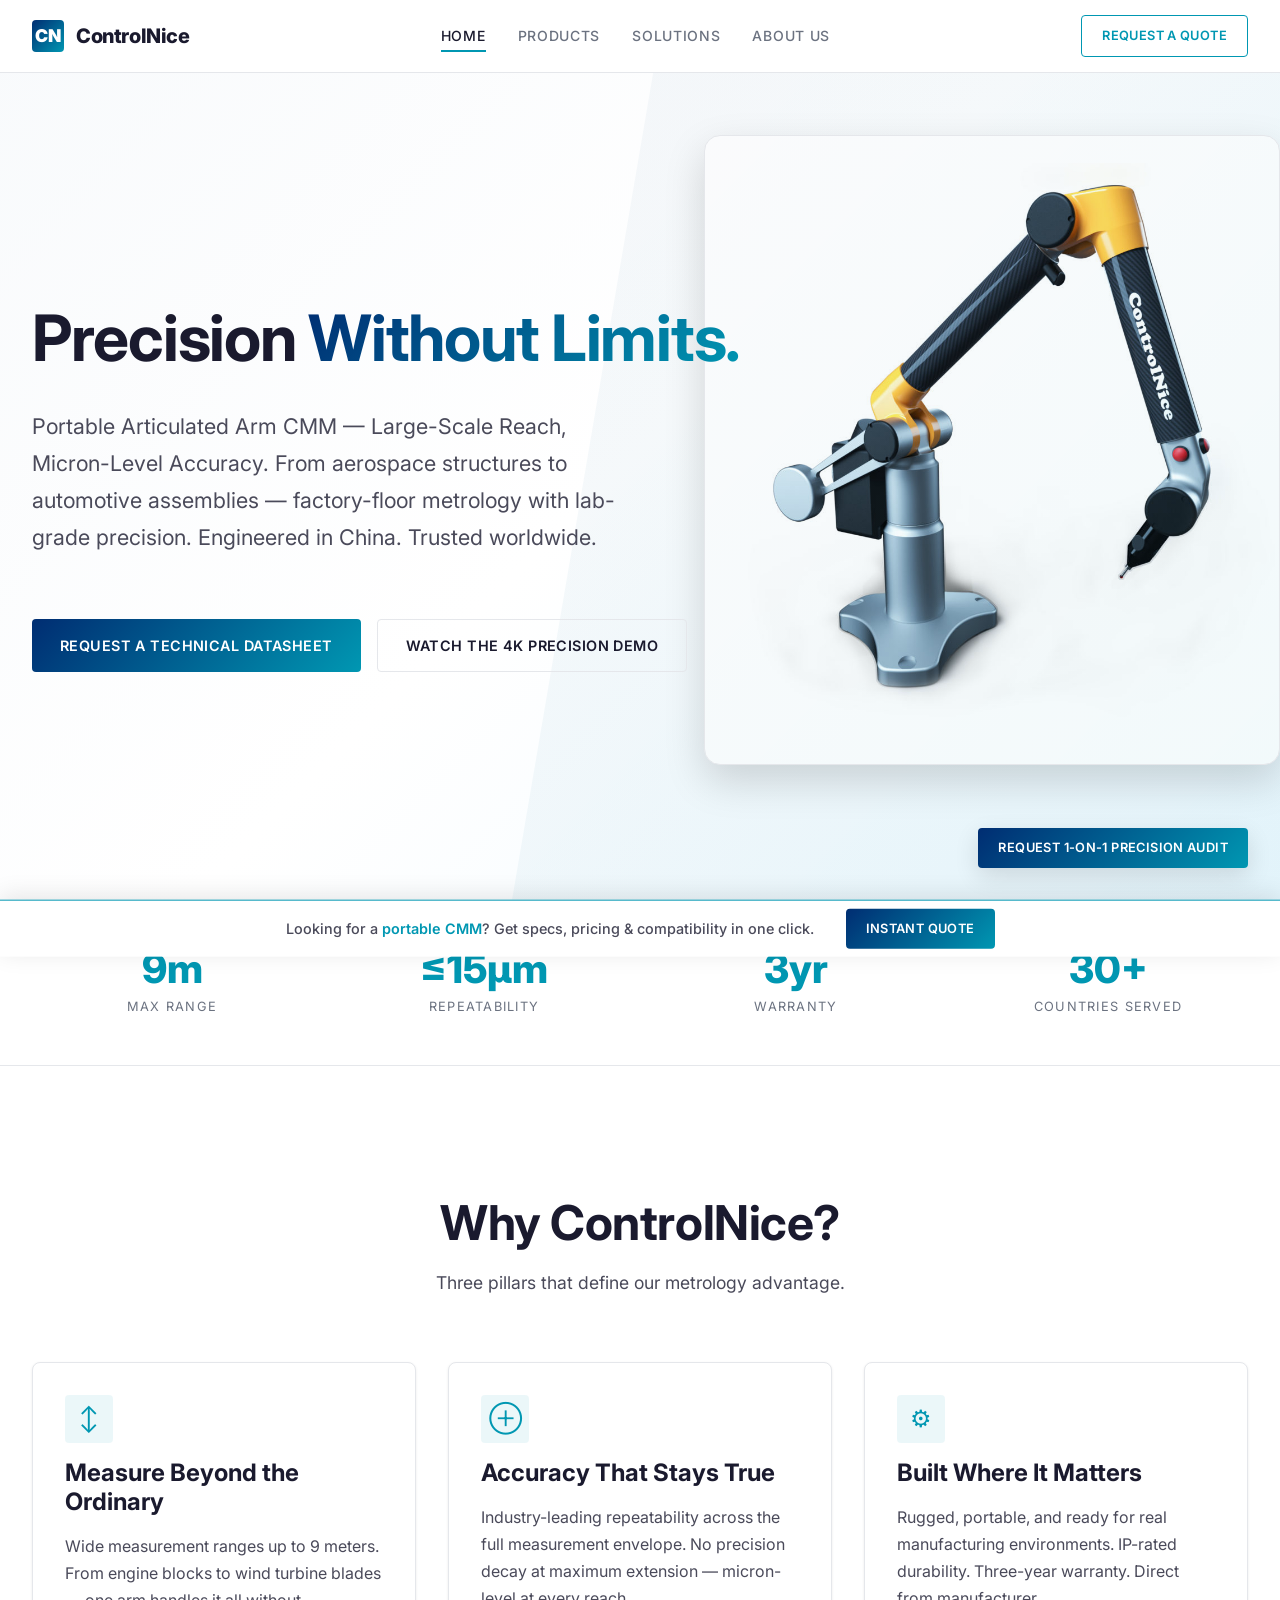
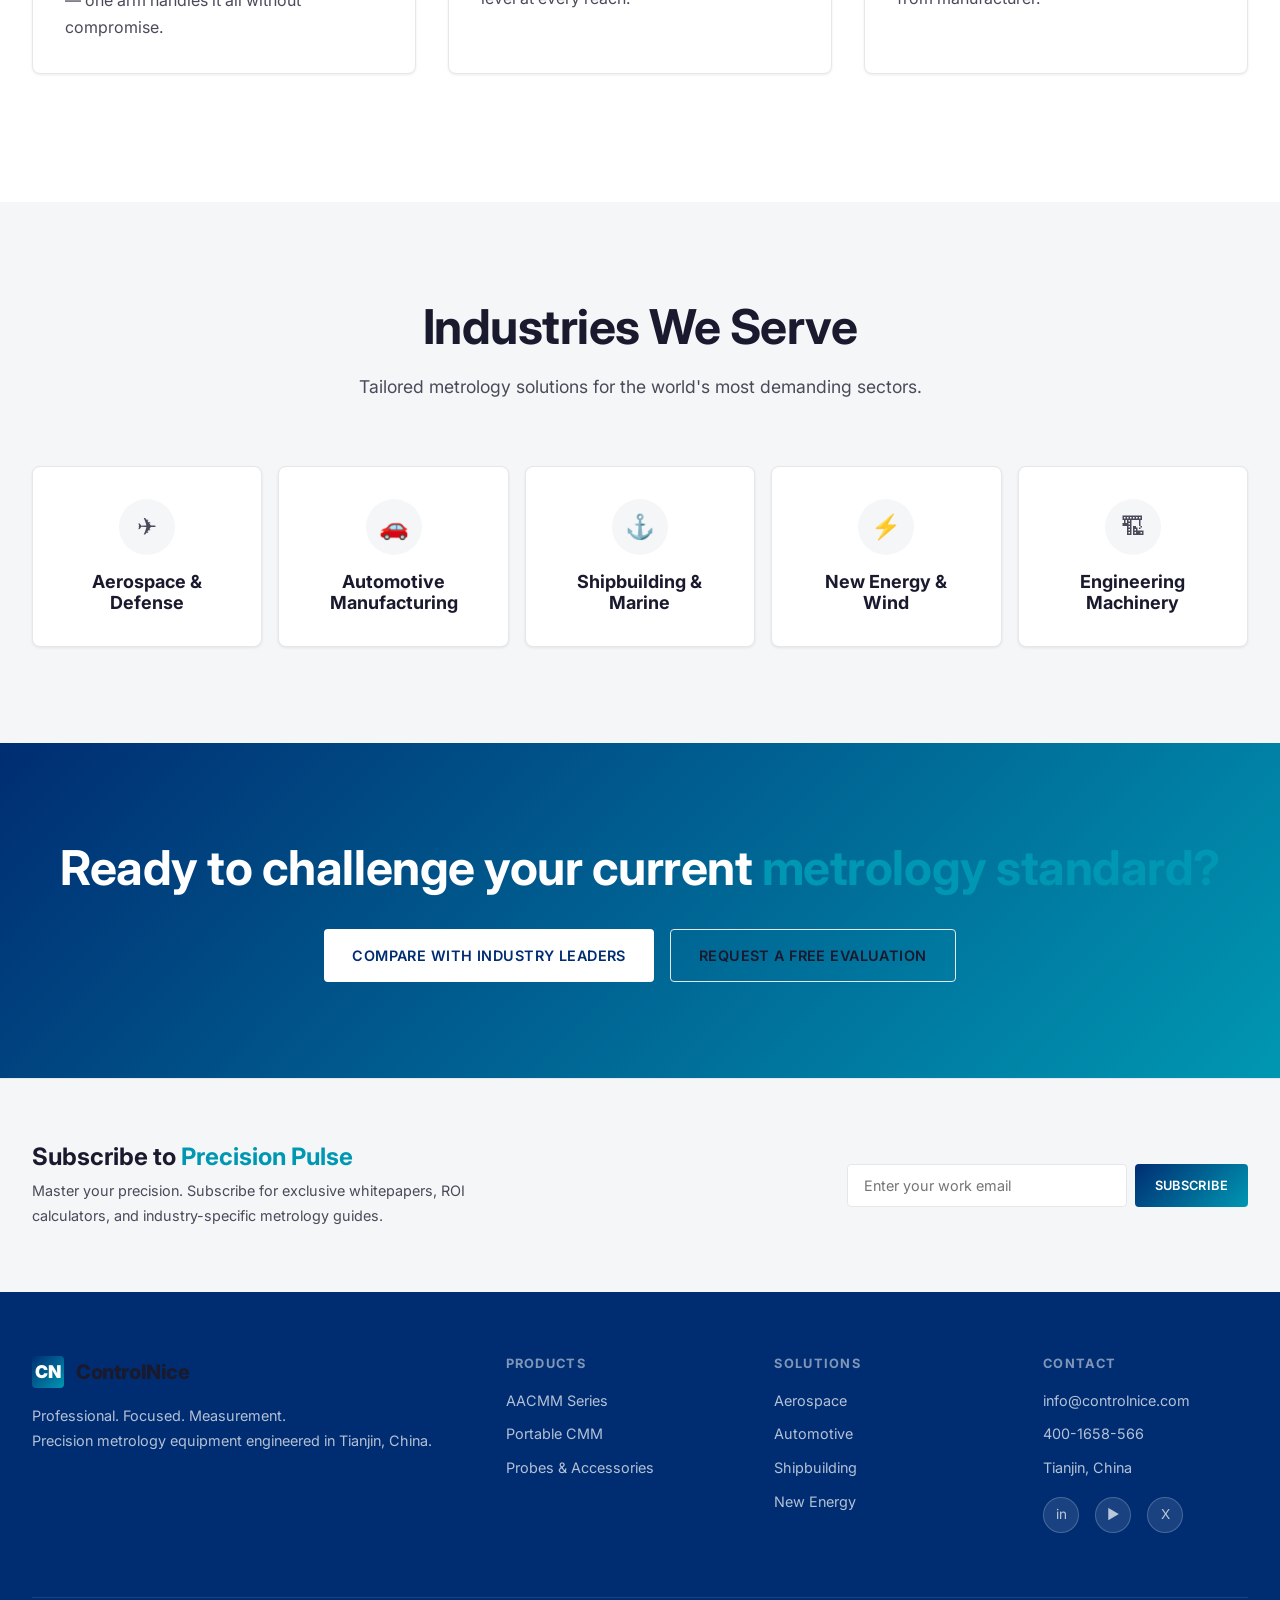
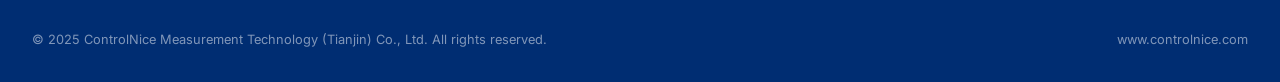
<file: index.html>
<!DOCTYPE html>
<html lang="en">
<head>
  <meta charset="UTF-8">
  <meta name="viewport" content="width=device-width, initial-scale=1.0">
  <title>ControlNice — Precision Without Limits | Portable Articulated Arm CMM</title>
  <meta name="description" content="ControlNice delivers factory-floor metrology with lab-grade precision. Portable Articulated Arm CMM with large-scale reach up to 9m and micron-level accuracy.">
  <meta name="keywords" content="Portable CMM, Articulated Arm CMM, AACMM, Large-scale Metrology, Micron-level Precision, Coordinate Measuring Machine">
  <link rel="canonical" href="https://jamwana.github.io/controlnice-site/index.html">
  <link rel="icon" type="image/png" href="images/favicon.png">
  <link rel="apple-touch-icon" href="images/apple-touch-icon.png">
  <link rel="preconnect" href="https://fonts.googleapis.com">
  <link rel="preconnect" href="https://fonts.gstatic.com" crossorigin>
  <link href="https://fonts.googleapis.com/css2?family=Inter:wght@400;500;600;700;800;900&display=swap" rel="stylesheet">
  <link rel="stylesheet" href="css/style.css?v=6">

  <!-- Open Graph -->
  <meta property="og:type" content="website">
  <meta property="og:url" content="https://jamwana.github.io/controlnice-site/index.html">
  <meta property="og:site_name" content="ControlNice">
  <meta property="og:title" content="ControlNice — Precision Metrology Equipment Manufacturer">
  <meta property="og:description" content="Articulated Arm CMMs and Portable CMM Solutions. Made in China, 3-Year Warranty, Direct from Manufacturer. Serving aerospace, automotive, shipbuilding &amp; new energy industries.">
  <meta property="og:image" content="https://jamwana.github.io/controlnice-site/images/products/product-cna-s-precision.png">
  <meta property="og:image:width" content="1200">
  <meta property="og:image:height" content="630">
  <meta property="og:locale" content="en_US">

  <!-- Twitter Card -->
  <meta name="twitter:card" content="summary_large_image">
  <meta name="twitter:site" content="@controlnice">
  <meta name="twitter:title" content="ControlNice — Precision Metrology Equipment Manufacturer">
  <meta name="twitter:description" content="Articulated Arm CMMs and Portable CMM Solutions. Made in China, 3-Year Warranty.">
  <meta name="twitter:image" content="https://jamwana.github.io/controlnice-site/images/products/product-cna-s-precision.png">

  <!-- JSON-LD Organization -->
  <script type="application/ld+json">
  {
    "@context": "https://schema.org",
    "@type": "Organization",
    "name": "ControlNice Measurement Technology (Tianjin) Co., Ltd.",
    "url": "https://www.controlnice.com",
    "logo": "https://www.controlnice.com/assets/logo.png",
    "description": "Manufacturer of Articulated Arm CMMs and Portable Coordinate Measuring Machines with large-scale reach and micron-level precision.",
    "contactPoint": {
      "@type": "ContactPoint",
      "telephone": "400-1658-566",
      "email": "info@controlnice.com",
      "contactType": "sales"
    },
    "address": {
      "@type": "PostalAddress",
      "streetAddress": "Building 53, Liandong U Valley, Shuanggang Industrial Park, Jinnan District",
      "addressLocality": "Tianjin",
      "addressCountry": "CN"
    }
  }
  </script>
</head>
<body>
  <!-- Navigation -->
  <nav class="navbar" id="navbar">
    <div class="container container-wide navbar-inner">
      <a href="index.html" class="navbar-brand">
        <div class="brand-icon">CN</div>
        ControlNice
      </a>
      <ul class="navbar-menu">
        <li><a href="index.html" class="active">Home</a></li>
        <li><a href="products.html">Products</a></li>
        <li><a href="solutions.html">Solutions</a></li>
        <li><a href="about.html">About Us</a></li>
      </ul>
      <div class="navbar-cta">
        <a href="about.html#contact" class="btn btn-sm btn-outline-accent">Request a Quote</a>
      </div>
      <button class="navbar-toggle" id="navToggle" aria-label="Toggle menu">
        <span></span><span></span><span></span>
      </button>
    </div>
  </nav>

  <!-- Hero Section -->
  <section class="hero">
    <div class="container container-wide" style="position:relative; z-index:2;">
      <div class="hero-content">
        <h1>Precision <span class="accent">Without Limits.</span></h1>
        <p class="hero-subtitle">Portable Articulated Arm CMM &mdash; Large-Scale Reach, Micron-Level Accuracy. From aerospace structures to automotive assemblies &mdash; factory-floor metrology with lab-grade precision. Engineered in China. Trusted worldwide.</p>
        <div class="hero-ctas">
          <a href="#" class="btn btn-primary">Request a Technical Datasheet</a>
          <a href="#" class="btn btn-secondary">Watch the 4K Precision Demo</a>
        </div>
      </div>
    </div>
    <div class="hero-visual">
      <div class="hero-visual-placeholder">
        <img src="images/products/cna-s-arm.jpg" alt="CNA-S High Precision Articulated Arm CMM" width="1024" height="1024" style="width:100%;height:100%;object-fit:contain;border-radius:16px;">
      </div>
    </div>
  </section>

  <!-- Stats Bar -->
  <section class="stats-bar">
    <div class="container container-wide">
      <div class="stats-grid">
        <div class="stat-item fade-in">
          <div class="stat-value">9m</div>
          <div class="stat-label">Max Range</div>
        </div>
        <div class="stat-item fade-in">
          <div class="stat-value">&le;15&mu;m</div>
          <div class="stat-label">Repeatability</div>
        </div>
        <div class="stat-item fade-in">
          <div class="stat-value">3yr</div>
          <div class="stat-label">Warranty</div>
        </div>
        <div class="stat-item fade-in">
          <div class="stat-value">30+</div>
          <div class="stat-label">Countries Served</div>
        </div>
      </div>
    </div>
  </section>

  <!-- Value Propositions -->
  <section class="value-section">
    <div class="container container-wide">
      <div class="section-header">
        <h2>Why ControlNice?</h2>
        <p>Three pillars that define our metrology advantage.</p>
      </div>
      <div class="value-grid">
        <div class="value-card fade-in">
          <div class="card-icon">&#x2195;</div>
          <h3>Measure Beyond the Ordinary</h3>
          <p>Wide measurement ranges up to 9 meters. From engine blocks to wind turbine blades &mdash; one arm handles it all without compromise.</p>
        </div>
        <div class="value-card fade-in">
          <div class="card-icon">&#x2295;</div>
          <h3>Accuracy That Stays True</h3>
          <p>Industry-leading repeatability across the full measurement envelope. No precision decay at maximum extension &mdash; micron-level at every reach.</p>
        </div>
        <div class="value-card fade-in">
          <div class="card-icon">&#x2699;</div>
          <h3>Built Where It Matters</h3>
          <p>Rugged, portable, and ready for real manufacturing environments. IP-rated durability. Three-year warranty. Direct from manufacturer.</p>
        </div>
      </div>
    </div>
  </section>

  <!-- Industries We Serve -->
  <section class="industries-section">
    <div class="container container-wide">
      <div class="section-header">
        <h2>Industries We Serve</h2>
        <p>Tailored metrology solutions for the world's most demanding sectors.</p>
      </div>
      <div class="industries-grid">
        <a href="solutions.html#aerospace" class="industry-card fade-in">
          <div class="ind-icon">&#x2708;</div>
          <h4>Aerospace &amp; Defense</h4>
        </a>
        <a href="solutions.html#automotive" class="industry-card fade-in">
          <div class="ind-icon">&#x1F697;</div>
          <h4>Automotive Manufacturing</h4>
        </a>
        <a href="solutions.html#shipbuilding" class="industry-card fade-in">
          <div class="ind-icon">&#x2693;</div>
          <h4>Shipbuilding &amp; Marine</h4>
        </a>
        <a href="solutions.html#energy" class="industry-card fade-in">
          <div class="ind-icon">&#x26A1;</div>
          <h4>New Energy &amp; Wind</h4>
        </a>
        <a href="solutions.html#machinery" class="industry-card fade-in">
          <div class="ind-icon">&#x1F3D7;</div>
          <h4>Engineering Machinery</h4>
        </a>
      </div>
    </div>
  </section>

  <!-- CTA Strip -->
  <section class="cta-strip">
    <div class="container container-wide">
      <h2>Ready to challenge your current <span class="text-accent">metrology standard?</span></h2>
      <div class="cta-actions">
        <a href="products.html" class="btn btn-primary">Compare with Industry Leaders</a>
        <a href="about.html#contact" class="btn btn-secondary">Request a Free Evaluation</a>
      </div>
    </div>
  </section>

  <!-- Newsletter -->
  <section class="newsletter-section">
    <div class="container container-wide">
      <div class="newsletter-inner">
        <div class="newsletter-text">
          <h3>Subscribe to <span class="text-accent">Precision Pulse</span></h3>
          <p>Master your precision. Subscribe for exclusive whitepapers, ROI calculators, and industry-specific metrology guides.</p>
        </div>
        <form class="newsletter-form" id="newsletterForm">
          <input type="email" name="email" placeholder="Enter your work email" required>
          <button type="submit" class="btn btn-primary btn-sm">Subscribe</button>
        </form>
      </div>
    </div>
  </section>

  <!-- Footer -->
  <footer class="footer">
    <div class="container container-wide">
      <div class="footer-grid">
        <div class="footer-brand">
          <div class="navbar-brand">
            <div class="brand-icon">CN</div>
            ControlNice
          </div>
          <p>Professional. Focused. Measurement.<br>Precision metrology equipment engineered in Tianjin, China.</p>
        </div>
        <div class="footer-col">
          <h4>Products</h4>
          <ul>
            <li><a href="products.html#aacmm">AACMM Series</a></li>
            <li><a href="products.html#portable">Portable CMM</a></li>
            <li><a href="products.html#accessories">Probes &amp; Accessories</a></li>
          </ul>
        </div>
        <div class="footer-col">
          <h4>Solutions</h4>
          <ul>
            <li><a href="solutions.html#aerospace">Aerospace</a></li>
            <li><a href="solutions.html#automotive">Automotive</a></li>
            <li><a href="solutions.html#shipbuilding">Shipbuilding</a></li>
            <li><a href="solutions.html#energy">New Energy</a></li>
          </ul>
        </div>
        <div class="footer-col">
          <h4>Contact</h4>
          <ul>
            <li><a href="mailto:info@controlnice.com">info@controlnice.com</a></li>
            <li><a href="tel:400-1658-566">400-1658-566</a></li>
            <li><a href="about.html">Tianjin, China</a></li>
          </ul>
          <div class="social-links" style="margin-top: var(--spacing-sm);">
            <a href="#" aria-label="LinkedIn">in</a>
            <a href="#" aria-label="YouTube">&#x25B6;</a>
            <a href="#" aria-label="X">X</a>
          </div>
        </div>
      </div>
      <div class="footer-bottom">
        <span>&copy; 2025 ControlNice Measurement Technology (Tianjin) Co., Ltd. All rights reserved.</span>
        <span>www.controlnice.com</span>
      </div>
    </div>
  </footer>

  <!-- Floating CTA -->
  <div class="floating-cta" id="floatingCta">
    <a href="about.html#contact" class="btn btn-primary btn-sm">Request 1-on-1 Precision Audit</a>
  </div>

  <!-- Sticky RFQ Bar -->
  <div class="sticky-rfq" id="stickyRfq">
    <p>Looking for a <span class="text-accent" style="font-weight:600;">portable CMM</span>? Get specs, pricing &amp; compatibility in one click.</p>
    <a href="about.html#contact" class="btn btn-primary btn-sm">Instant Quote</a>
  </div>

  <script src="js/main.js"></script>
</body>
</html>
</file>
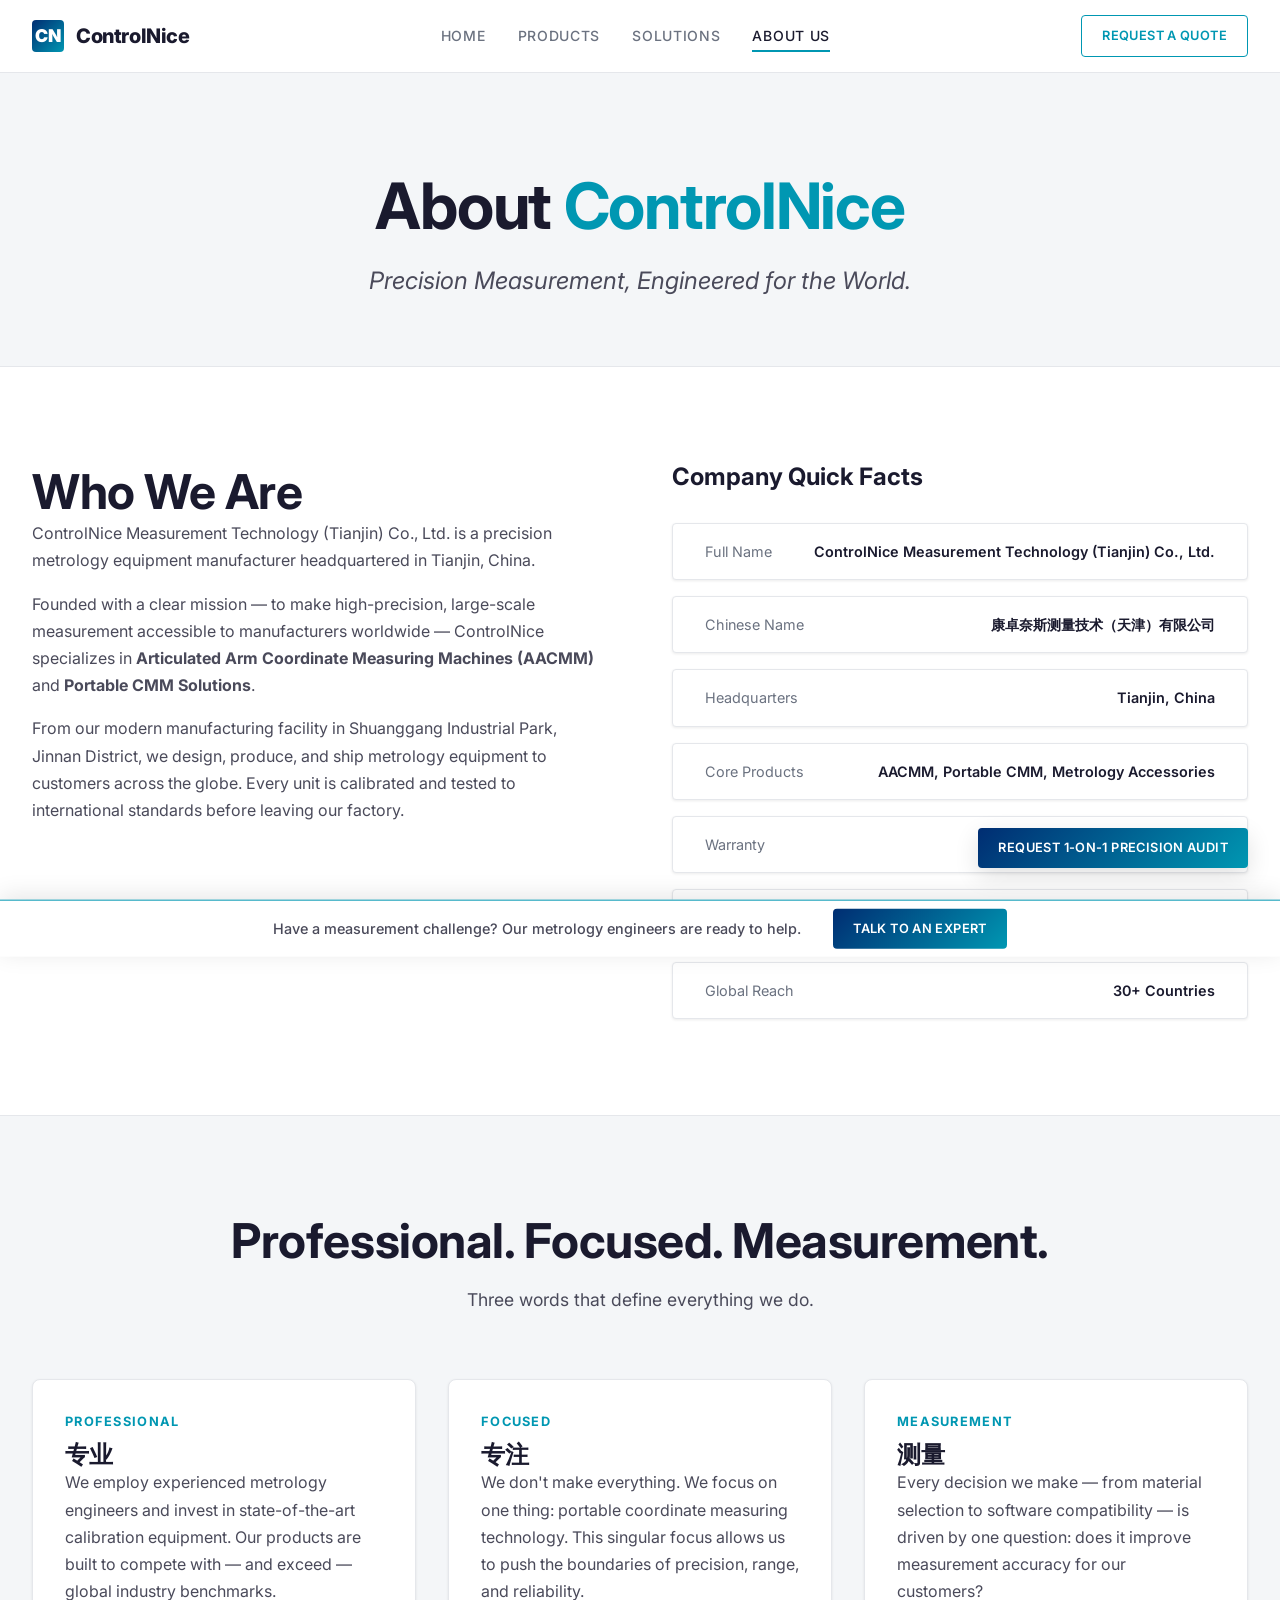
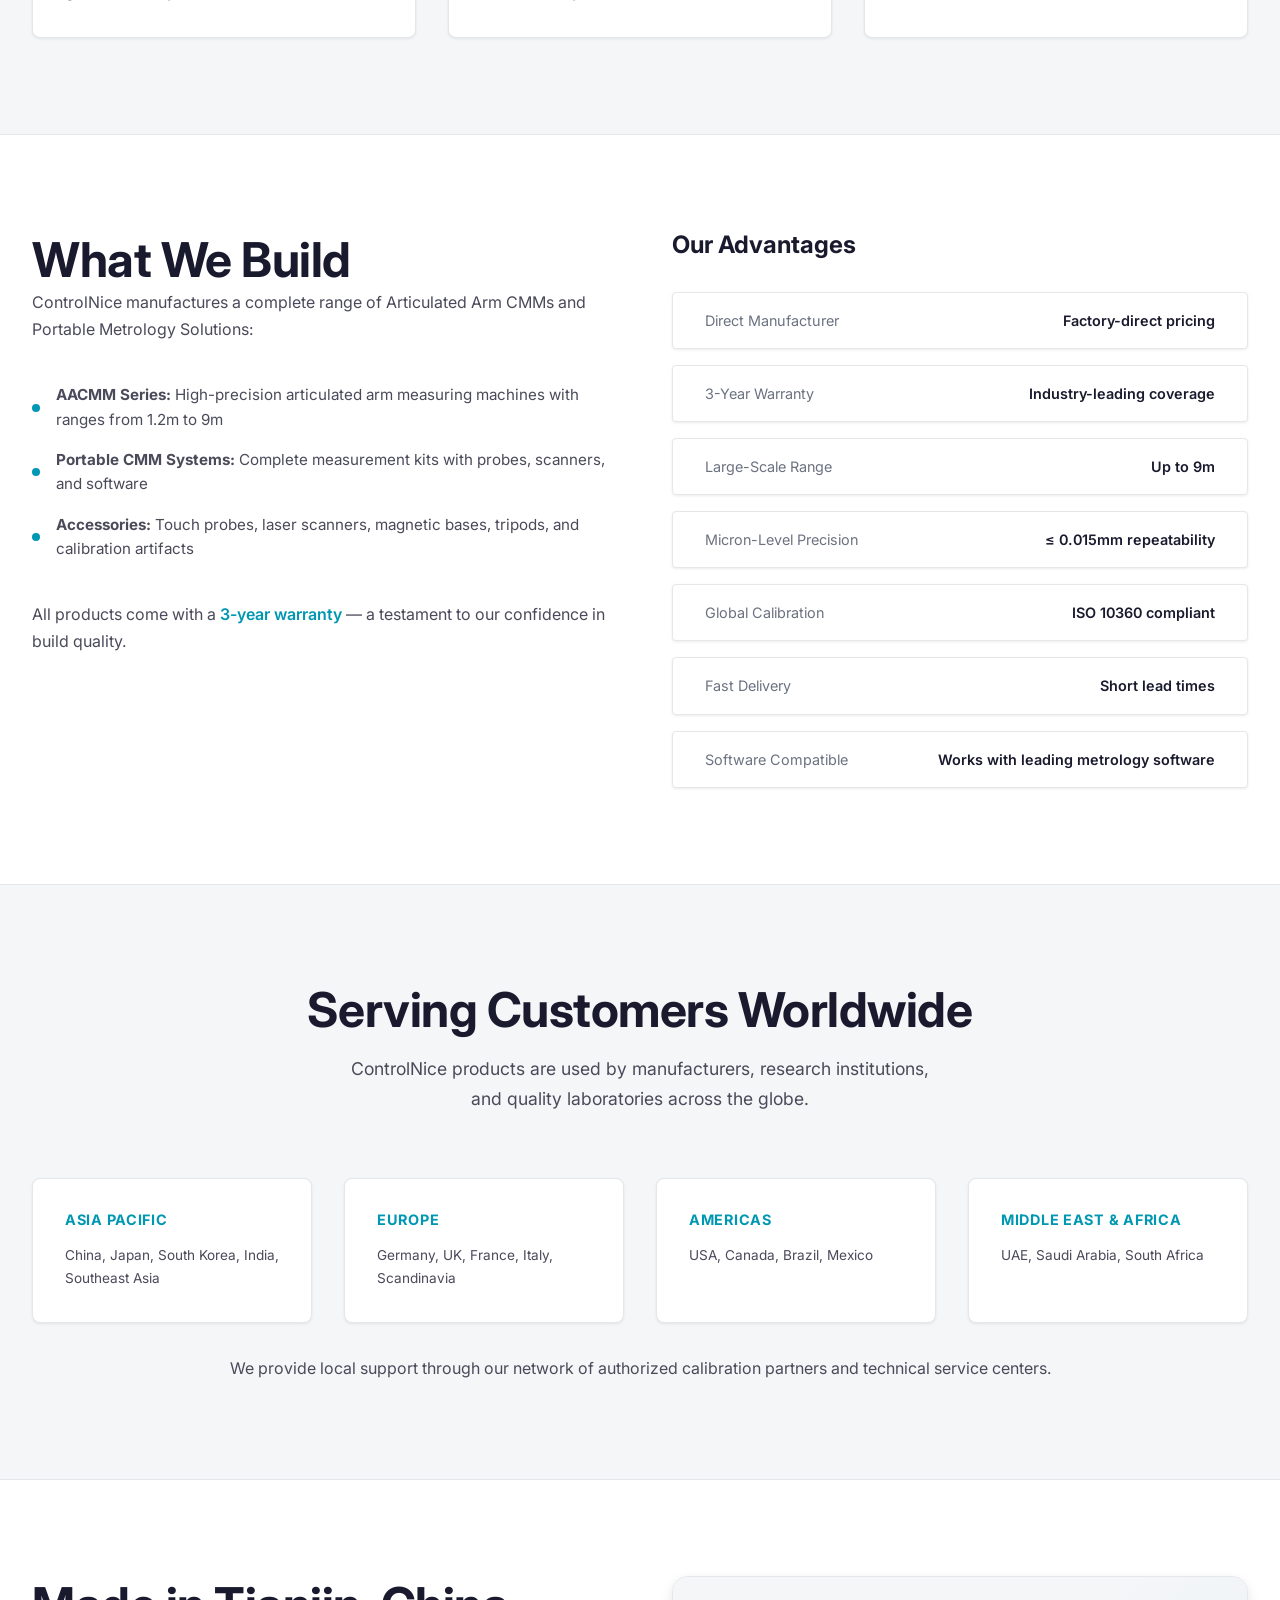
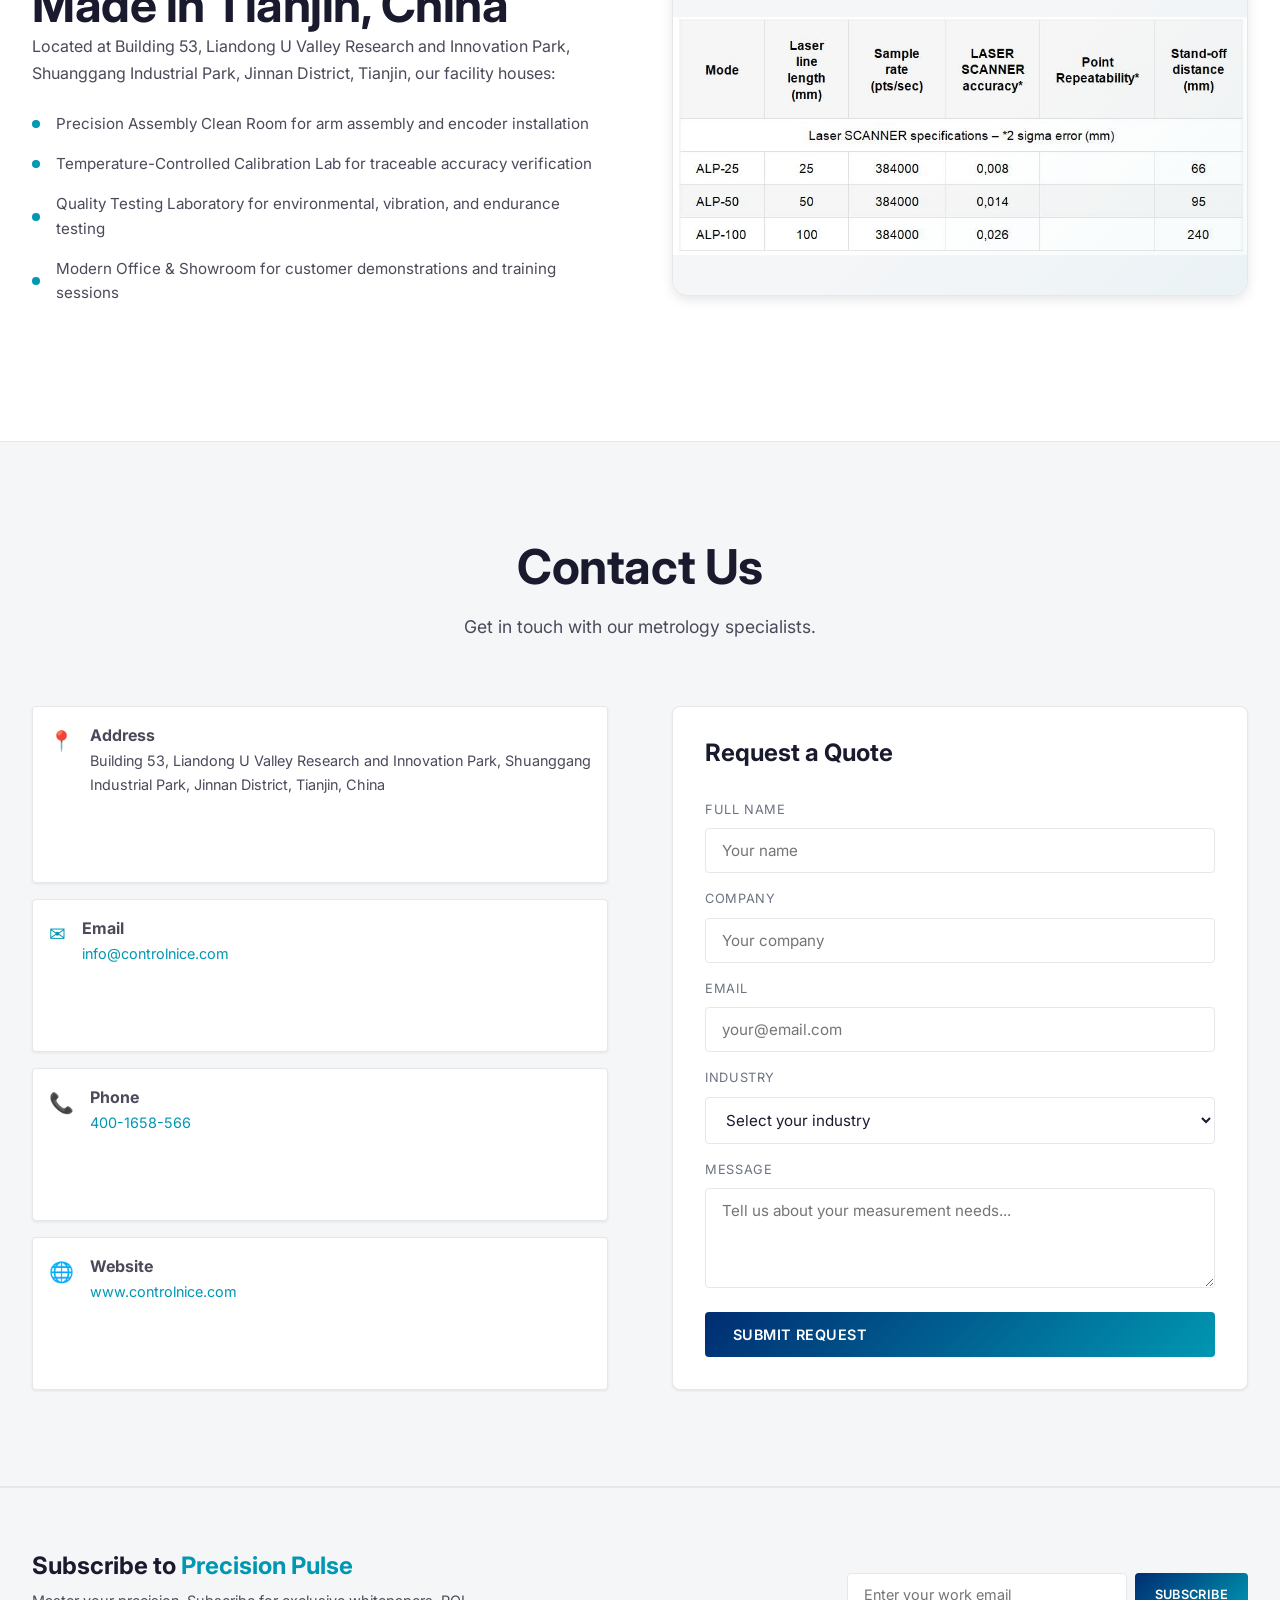
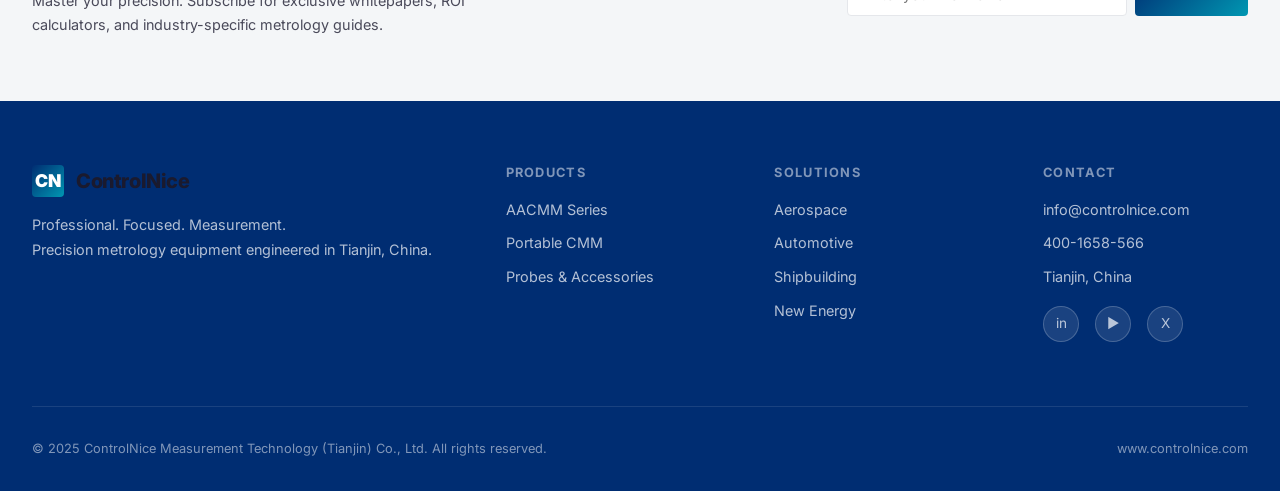
<file: about.html>
<!DOCTYPE html>
<html lang="en">
<head>
  <meta charset="UTF-8">
  <meta name="viewport" content="width=device-width, initial-scale=1.0">
  <title>About Us | ControlNice — Professional. Focused. Measurement.</title>
  <meta name="description" content="Learn about ControlNice — a leading Chinese manufacturer of Articulated Arm CMMs and Portable Coordinate Measuring Machines. 3-year warranty, direct from manufacturer.">
  <meta name="keywords" content="ControlNice, Tianjin CMM Manufacturer, Portable CMM Factory, Metrology Equipment China">
  <link rel="canonical" href="https://jamwana.github.io/controlnice-site/about.html">
  <link rel="icon" type="image/png" href="images/favicon.png">
  <link rel="apple-touch-icon" href="images/apple-touch-icon.png">
  <link rel="preconnect" href="https://fonts.googleapis.com">
  <link rel="preconnect" href="https://fonts.gstatic.com" crossorigin>
  <link href="https://fonts.googleapis.com/css2?family=Inter:wght@400;500;600;700;800;900&display=swap" rel="stylesheet">
  <link rel="stylesheet" href="css/style.css?v=6">

  <!-- Open Graph -->
  <meta property="og:type" content="website">
  <meta property="og:url" content="https://jamwana.github.io/controlnice-site/about.html">
  <meta property="og:site_name" content="ControlNice">
  <meta property="og:title" content="About Us | ControlNice — Professional. Focused. Measurement.">
  <meta property="og:description" content="Learn about ControlNice — a leading Chinese manufacturer of Articulated Arm CMMs and Portable Coordinate Measuring Machines. 3-year warranty, direct from manufacturer.">
  <meta property="og:image" content="https://jamwana.github.io/controlnice-site/images/products/product-cna-6axis.png">
  <meta property="og:image:width" content="1200">
  <meta property="og:image:height" content="630">
  <meta property="og:locale" content="en_US">

  <!-- Twitter Card -->
  <meta name="twitter:card" content="summary_large_image">
  <meta name="twitter:site" content="@controlnice">
  <meta name="twitter:title" content="About Us | ControlNice">
  <meta name="twitter:description" content="Leading Chinese manufacturer of Articulated Arm CMMs and Portable CMM solutions. Made in Tianjin, China.">
  <meta name="twitter:image" content="https://jamwana.github.io/controlnice-site/images/products/product-cna-6axis.png">

  <!-- JSON-LD LocalBusiness -->
  <script type="application/ld+json">
  {
    "@context": "https://schema.org",
    "@type": "Organization",
    "name": "ControlNice Measurement Technology (Tianjin) Co., Ltd.",
    "url": "https://www.controlnice.com",
    "logo": "https://www.controlnice.com/images/logo.png",
    "address": {
      "@type": "PostalAddress",
      "addressLocality": "Tianjin",
      "addressRegion": "Tianjin",
      "addressCountry": "CN"
    },
    "contactPoint": {
      "@type": "ContactPoint",
      "telephone": "+86-400-1658-566",
      "contactType": "sales",
      "email": "info@controlnice.com",
      "availableLanguage": ["English", "Chinese"]
    },
    "sameAs": [],
    "description": "Professional manufacturer of Articulated Arm CMMs and Portable Coordinate Measuring Machines."
  }
  </script>
</head>
<body>
  <!-- Navigation -->
  <nav class="navbar" id="navbar">
    <div class="container container-wide navbar-inner">
      <a href="index.html" class="navbar-brand">
        <div class="brand-icon">CN</div>
        ControlNice
      </a>
      <ul class="navbar-menu">
        <li><a href="index.html">Home</a></li>
        <li><a href="products.html">Products</a></li>
        <li><a href="solutions.html">Solutions</a></li>
        <li><a href="about.html" class="active">About Us</a></li>
      </ul>
      <div class="navbar-cta">
        <a href="#contact" class="btn btn-sm btn-outline-accent">Request a Quote</a>
      </div>
      <button class="navbar-toggle" id="navToggle" aria-label="Toggle menu">
        <span></span><span></span><span></span>
      </button>
    </div>
  </nav>

  <!-- About Hero -->
  <section class="about-hero page-header">
    <div class="container container-wide">
      <h1>About <span class="text-accent">ControlNice</span></h1>
      <p class="tagline">Precision Measurement, Engineered for the World.</p>
    </div>
  </section>

  <!-- Our Story -->
  <section class="about-section">
    <div class="container container-wide">
      <div class="about-grid">
        <div>
          <h2>Who We Are</h2>
          <p style="margin-bottom: var(--spacing-sm);">ControlNice Measurement Technology (Tianjin) Co., Ltd. is a precision metrology equipment manufacturer headquartered in Tianjin, China.</p>
          <p style="margin-bottom: var(--spacing-sm);">Founded with a clear mission &mdash; to make high-precision, large-scale measurement accessible to manufacturers worldwide &mdash; ControlNice specializes in <strong>Articulated Arm Coordinate Measuring Machines (AACMM)</strong> and <strong>Portable CMM Solutions</strong>.</p>
          <p>From our modern manufacturing facility in Shuanggang Industrial Park, Jinnan District, we design, produce, and ship metrology equipment to customers across the globe. Every unit is calibrated and tested to international standards before leaving our factory.</p>
        </div>
        <div class="about-facts">
          <h3 style="margin-bottom: var(--spacing-sm);">Company Quick Facts</h3>
          <div class="fact-item">
            <span class="fact-label">Full Name</span>
            <span class="fact-value">ControlNice Measurement Technology (Tianjin) Co., Ltd.</span>
          </div>
          <div class="fact-item">
            <span class="fact-label">Chinese Name</span>
            <span class="fact-value">康卓奈斯测量技术（天津）有限公司</span>
          </div>
          <div class="fact-item">
            <span class="fact-label">Headquarters</span>
            <span class="fact-value">Tianjin, China</span>
          </div>
          <div class="fact-item">
            <span class="fact-label">Core Products</span>
            <span class="fact-value">AACMM, Portable CMM, Metrology Accessories</span>
          </div>
          <div class="fact-item">
            <span class="fact-label">Warranty</span>
            <span class="fact-value">3 Years</span>
          </div>
          <div class="fact-item">
            <span class="fact-label">Quality Standard</span>
            <span class="fact-value">ISO 10360 Compliant</span>
          </div>
          <div class="fact-item">
            <span class="fact-label">Global Reach</span>
            <span class="fact-value">30+ Countries</span>
          </div>
        </div>
      </div>
    </div>
  </section>

  <!-- Philosophy -->
  <section class="about-section bg-alt">
    <div class="container container-wide">
      <div class="section-header">
        <h2>Professional. Focused. Measurement.</h2>
        <p>Three words that define everything we do.</p>
      </div>
      <div class="philosophy-cards">
        <div class="philosophy-card">
          <div class="p-keyword">Professional</div>
          <h3>专业</h3>
          <p>We employ experienced metrology engineers and invest in state-of-the-art calibration equipment. Our products are built to compete with &mdash; and exceed &mdash; global industry benchmarks.</p>
        </div>
        <div class="philosophy-card">
          <div class="p-keyword">Focused</div>
          <h3>专注</h3>
          <p>We don't make everything. We focus on one thing: portable coordinate measuring technology. This singular focus allows us to push the boundaries of precision, range, and reliability.</p>
        </div>
        <div class="philosophy-card">
          <div class="p-keyword">Measurement</div>
          <h3>测量</h3>
          <p>Every decision we make &mdash; from material selection to software compatibility &mdash; is driven by one question: does it improve measurement accuracy for our customers?</p>
        </div>
      </div>
    </div>
  </section>

  <!-- Our Products -->
  <section class="about-section">
    <div class="container container-wide">
      <div class="about-grid">
        <div>
          <h2>What We Build</h2>
          <p style="margin-bottom: var(--spacing-md);">ControlNice manufactures a complete range of Articulated Arm CMMs and Portable Metrology Solutions:</p>
          <ul class="feature-list">
            <li><strong>AACMM Series:</strong> High-precision articulated arm measuring machines with ranges from 1.2m to 9m</li>
            <li><strong>Portable CMM Systems:</strong> Complete measurement kits with probes, scanners, and software</li>
            <li><strong>Accessories:</strong> Touch probes, laser scanners, magnetic bases, tripods, and calibration artifacts</li>
          </ul>
          <p>All products come with a <span class="text-accent" style="font-weight: 600;">3-year warranty</span> &mdash; a testament to our confidence in build quality.</p>
        </div>
        <div>
          <h3 style="margin-bottom: var(--spacing-md);">Our Advantages</h3>
          <div class="about-facts">
            <div class="fact-item">
              <span class="fact-label">Direct Manufacturer</span>
              <span class="fact-value">Factory-direct pricing</span>
            </div>
            <div class="fact-item">
              <span class="fact-label">3-Year Warranty</span>
              <span class="fact-value">Industry-leading coverage</span>
            </div>
            <div class="fact-item">
              <span class="fact-label">Large-Scale Range</span>
              <span class="fact-value">Up to 9m</span>
            </div>
            <div class="fact-item">
              <span class="fact-label">Micron-Level Precision</span>
              <span class="fact-value">&le; 0.015mm repeatability</span>
            </div>
            <div class="fact-item">
              <span class="fact-label">Global Calibration</span>
              <span class="fact-value">ISO 10360 compliant</span>
            </div>
            <div class="fact-item">
              <span class="fact-label">Fast Delivery</span>
              <span class="fact-value">Short lead times</span>
            </div>
            <div class="fact-item">
              <span class="fact-label">Software Compatible</span>
              <span class="fact-value">Works with leading metrology software</span>
            </div>
          </div>
        </div>
      </div>
    </div>
  </section>

  <!-- Global Reach -->
  <section class="about-section bg-alt">
    <div class="container container-wide">
      <div class="section-header">
        <h2>Serving Customers Worldwide</h2>
        <p>ControlNice products are used by manufacturers, research institutions, and quality laboratories across the globe.</p>
      </div>
      <div class="regions-grid">
        <div class="region-card">
          <h4>Asia Pacific</h4>
          <p>China, Japan, South Korea, India, Southeast Asia</p>
        </div>
        <div class="region-card">
          <h4>Europe</h4>
          <p>Germany, UK, France, Italy, Scandinavia</p>
        </div>
        <div class="region-card">
          <h4>Americas</h4>
          <p>USA, Canada, Brazil, Mexico</p>
        </div>
        <div class="region-card">
          <h4>Middle East &amp; Africa</h4>
          <p>UAE, Saudi Arabia, South Africa</p>
        </div>
      </div>
      <p style="text-align: center; margin-top: var(--spacing-md); color: var(--color-text-secondary);">We provide local support through our network of authorized calibration partners and technical service centers.</p>
    </div>
  </section>

  <!-- Our Facility -->
  <section class="about-section">
    <div class="container container-wide">
      <div class="about-grid">
        <div>
          <h2>Made in Tianjin, China</h2>
          <p style="margin-bottom: var(--spacing-sm);">Located at Building 53, Liandong U Valley Research and Innovation Park, Shuanggang Industrial Park, Jinnan District, Tianjin, our facility houses:</p>
          <ul class="feature-list">
            <li>Precision Assembly Clean Room for arm assembly and encoder installation</li>
            <li>Temperature-Controlled Calibration Lab for traceable accuracy verification</li>
            <li>Quality Testing Laboratory for environmental, vibration, and endurance testing</li>
            <li>Modern Office &amp; Showroom for customer demonstrations and training sessions</li>
          </ul>
        </div>
        <div class="product-visual" style="height: 320px;">
          <img src="images/products/cna-scanner-spec.jpg" alt="ControlNice Manufacturing Facility" width="868" height="360" loading="lazy" style="width:100%;height:100%;object-fit:contain;border-radius:16px;background:var(--color-bg-alt);">
        </div>
      </div>
    </div>
  </section>

  <!-- Contact -->
  <section class="about-section bg-alt" id="contact">
    <div class="container container-wide">
      <div class="section-header">
        <h2>Contact Us</h2>
        <p>Get in touch with our metrology specialists.</p>
      </div>
      <div class="contact-grid">
        <div class="contact-info">
          <div class="contact-item">
            <span class="ci-icon">&#x1F4CD;</span>
            <div>
              <strong>Address</strong>
              <p style="font-size: 0.9rem;">Building 53, Liandong U Valley Research and Innovation Park, Shuanggang Industrial Park, Jinnan District, Tianjin, China</p>
            </div>
          </div>
          <div class="contact-item">
            <span class="ci-icon">&#x2709;</span>
            <div>
              <strong>Email</strong>
              <p style="font-size: 0.9rem;"><a href="mailto:info@controlnice.com" class="text-accent">info@controlnice.com</a></p>
            </div>
          </div>
          <div class="contact-item">
            <span class="ci-icon">&#x1F4DE;</span>
            <div>
              <strong>Phone</strong>
              <p style="font-size: 0.9rem;"><a href="tel:400-1658-566" class="text-accent">400-1658-566</a></p>
            </div>
          </div>
          <div class="contact-item">
            <span class="ci-icon">&#x1F310;</span>
            <div>
              <strong>Website</strong>
              <p style="font-size: 0.9rem;"><a href="https://www.controlnice.com" class="text-accent">www.controlnice.com</a></p>
            </div>
          </div>
        </div>
        <div class="contact-form">
          <h3>Request a Quote</h3>
          <form id="contactForm">
            <div class="form-group">
              <label for="name">Full Name</label>
              <input type="text" id="name" name="name" placeholder="Your name" required>
            </div>
            <div class="form-group">
              <label for="company">Company</label>
              <input type="text" id="company" name="company" placeholder="Your company">
            </div>
            <div class="form-group">
              <label for="email">Email</label>
              <input type="email" id="email" name="email" placeholder="your@email.com" required>
            </div>
            <div class="form-group">
              <label for="industry">Industry</label>
              <select id="industry" name="industry">
                <option value="">Select your industry</option>
                <option value="aerospace">Aerospace &amp; Defense</option>
                <option value="automotive">Automotive Manufacturing</option>
                <option value="shipbuilding">Shipbuilding &amp; Marine</option>
                <option value="energy">New Energy &amp; Wind Power</option>
                <option value="machinery">Engineering Machinery</option>
                <option value="other">Other</option>
              </select>
            </div>
            <div class="form-group">
              <label for="message">Message</label>
              <textarea id="message" name="message" placeholder="Tell us about your measurement needs..."></textarea>
            </div>
            <button type="submit" class="btn btn-primary" style="width: 100%;">Submit Request</button>
          </form>
        </div>
      </div>
    </div>
  </section>

  <!-- Newsletter -->
  <section class="newsletter-section">
    <div class="container container-wide">
      <div class="newsletter-inner">
        <div class="newsletter-text">
          <h3>Subscribe to <span class="text-accent">Precision Pulse</span></h3>
          <p>Master your precision. Subscribe for exclusive whitepapers, ROI calculators, and industry-specific metrology guides.</p>
        </div>
        <form class="newsletter-form" id="newsletterForm">
          <input type="email" name="email" placeholder="Enter your work email" required>
          <button type="submit" class="btn btn-primary btn-sm">Subscribe</button>
        </form>
      </div>
    </div>
  </section>

  <!-- Footer -->
  <footer class="footer">
    <div class="container container-wide">
      <div class="footer-grid">
        <div class="footer-brand">
          <div class="navbar-brand">
            <div class="brand-icon">CN</div>
            ControlNice
          </div>
          <p>Professional. Focused. Measurement.<br>Precision metrology equipment engineered in Tianjin, China.</p>
        </div>
        <div class="footer-col">
          <h4>Products</h4>
          <ul>
            <li><a href="products.html#aacmm">AACMM Series</a></li>
            <li><a href="products.html#portable">Portable CMM</a></li>
            <li><a href="products.html#accessories">Probes &amp; Accessories</a></li>
          </ul>
        </div>
        <div class="footer-col">
          <h4>Solutions</h4>
          <ul>
            <li><a href="solutions.html#aerospace">Aerospace</a></li>
            <li><a href="solutions.html#automotive">Automotive</a></li>
            <li><a href="solutions.html#shipbuilding">Shipbuilding</a></li>
            <li><a href="solutions.html#energy">New Energy</a></li>
          </ul>
        </div>
        <div class="footer-col">
          <h4>Contact</h4>
          <ul>
            <li><a href="mailto:info@controlnice.com">info@controlnice.com</a></li>
            <li><a href="tel:400-1658-566">400-1658-566</a></li>
            <li><a href="about.html">Tianjin, China</a></li>
          </ul>
          <div class="social-links" style="margin-top: var(--spacing-sm);">
            <a href="#" aria-label="LinkedIn">in</a>
            <a href="#" aria-label="YouTube">&#x25B6;</a>
            <a href="#" aria-label="X">X</a>
          </div>
        </div>
      </div>
      <div class="footer-bottom">
        <span>&copy; 2025 ControlNice Measurement Technology (Tianjin) Co., Ltd. All rights reserved.</span>
        <span>www.controlnice.com</span>
      </div>
    </div>
  </footer>

  <!-- Floating CTA -->
  <div class="floating-cta" id="floatingCta">
    <a href="#contact" class="btn btn-primary btn-sm">Request 1-on-1 Precision Audit</a>
  </div>

  <!-- Sticky RFQ Bar -->
  <div class="sticky-rfq" id="stickyRfq">
    <p>Have a measurement challenge? Our metrology engineers are ready to help.</p>
    <a href="#contact" class="btn btn-primary btn-sm">Talk to an Expert</a>
  </div>

  <script src="js/main.js"></script>
</body>
</html>
</file>
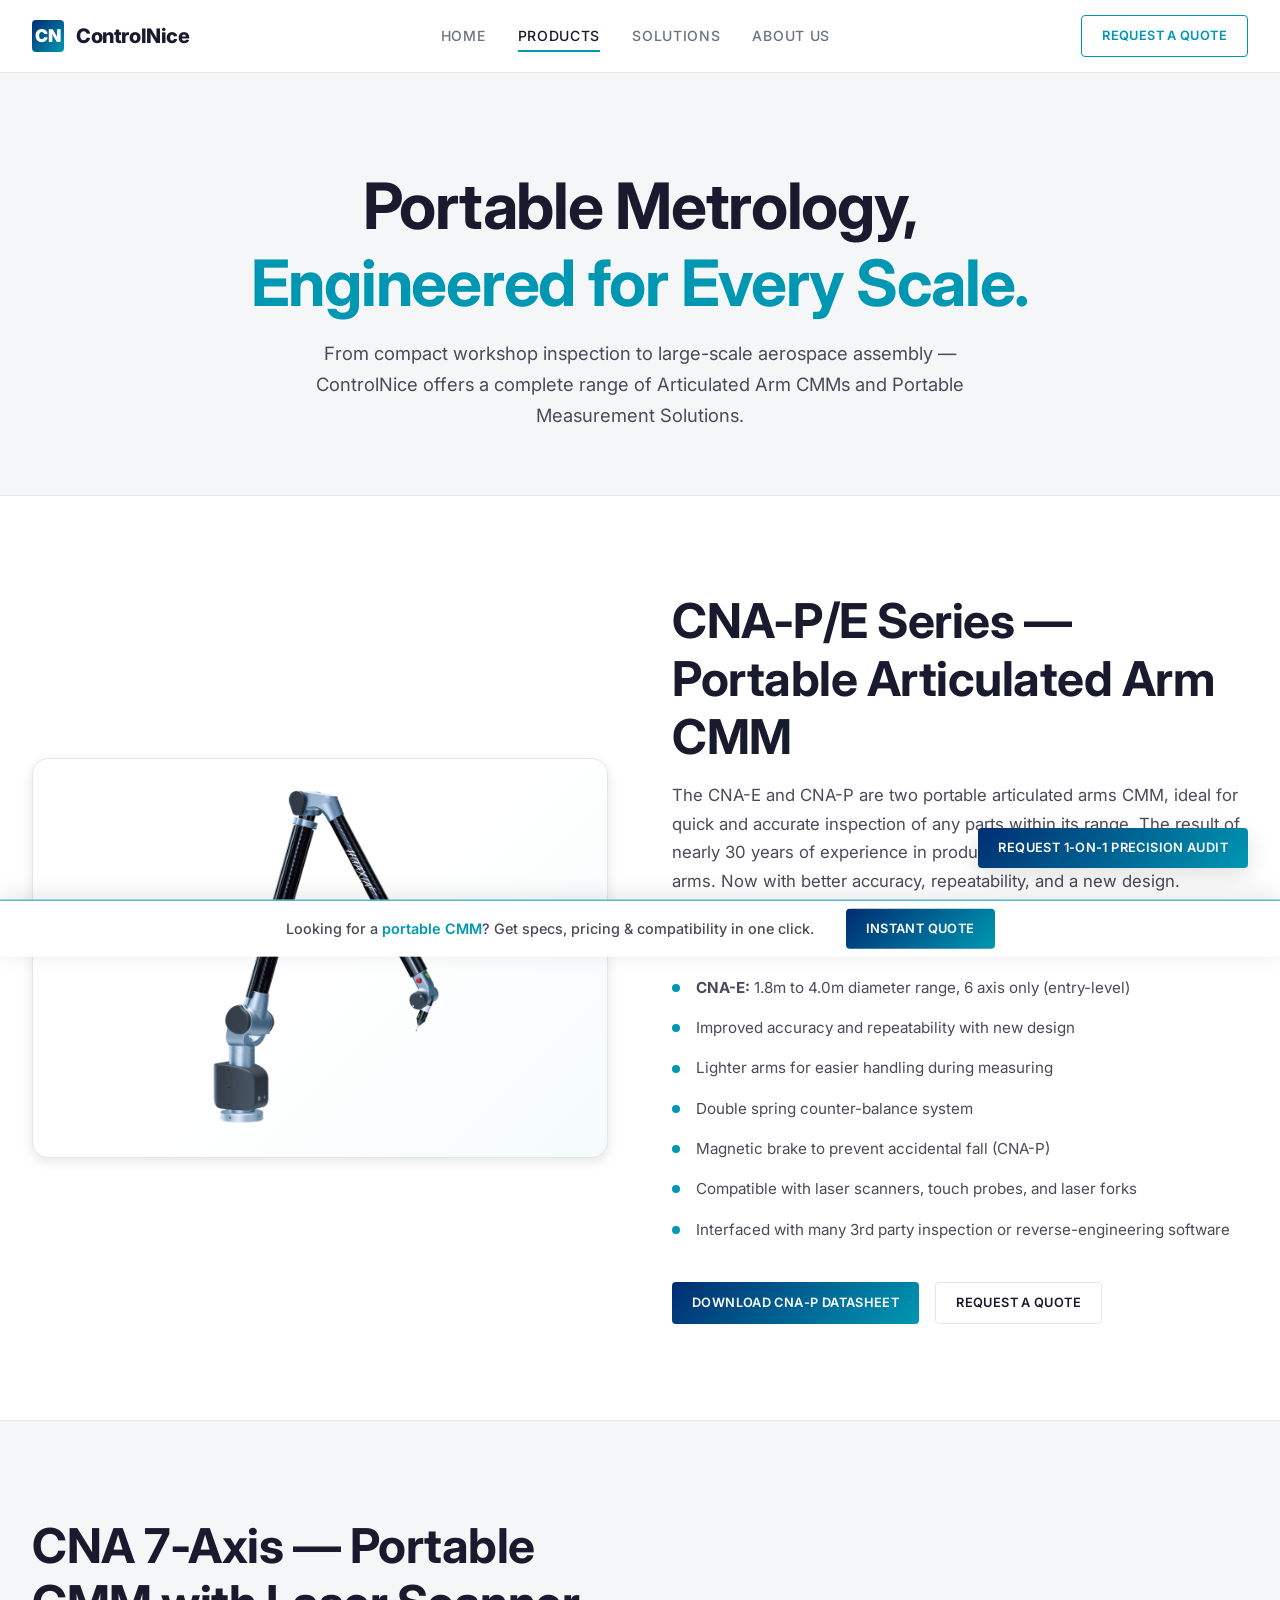
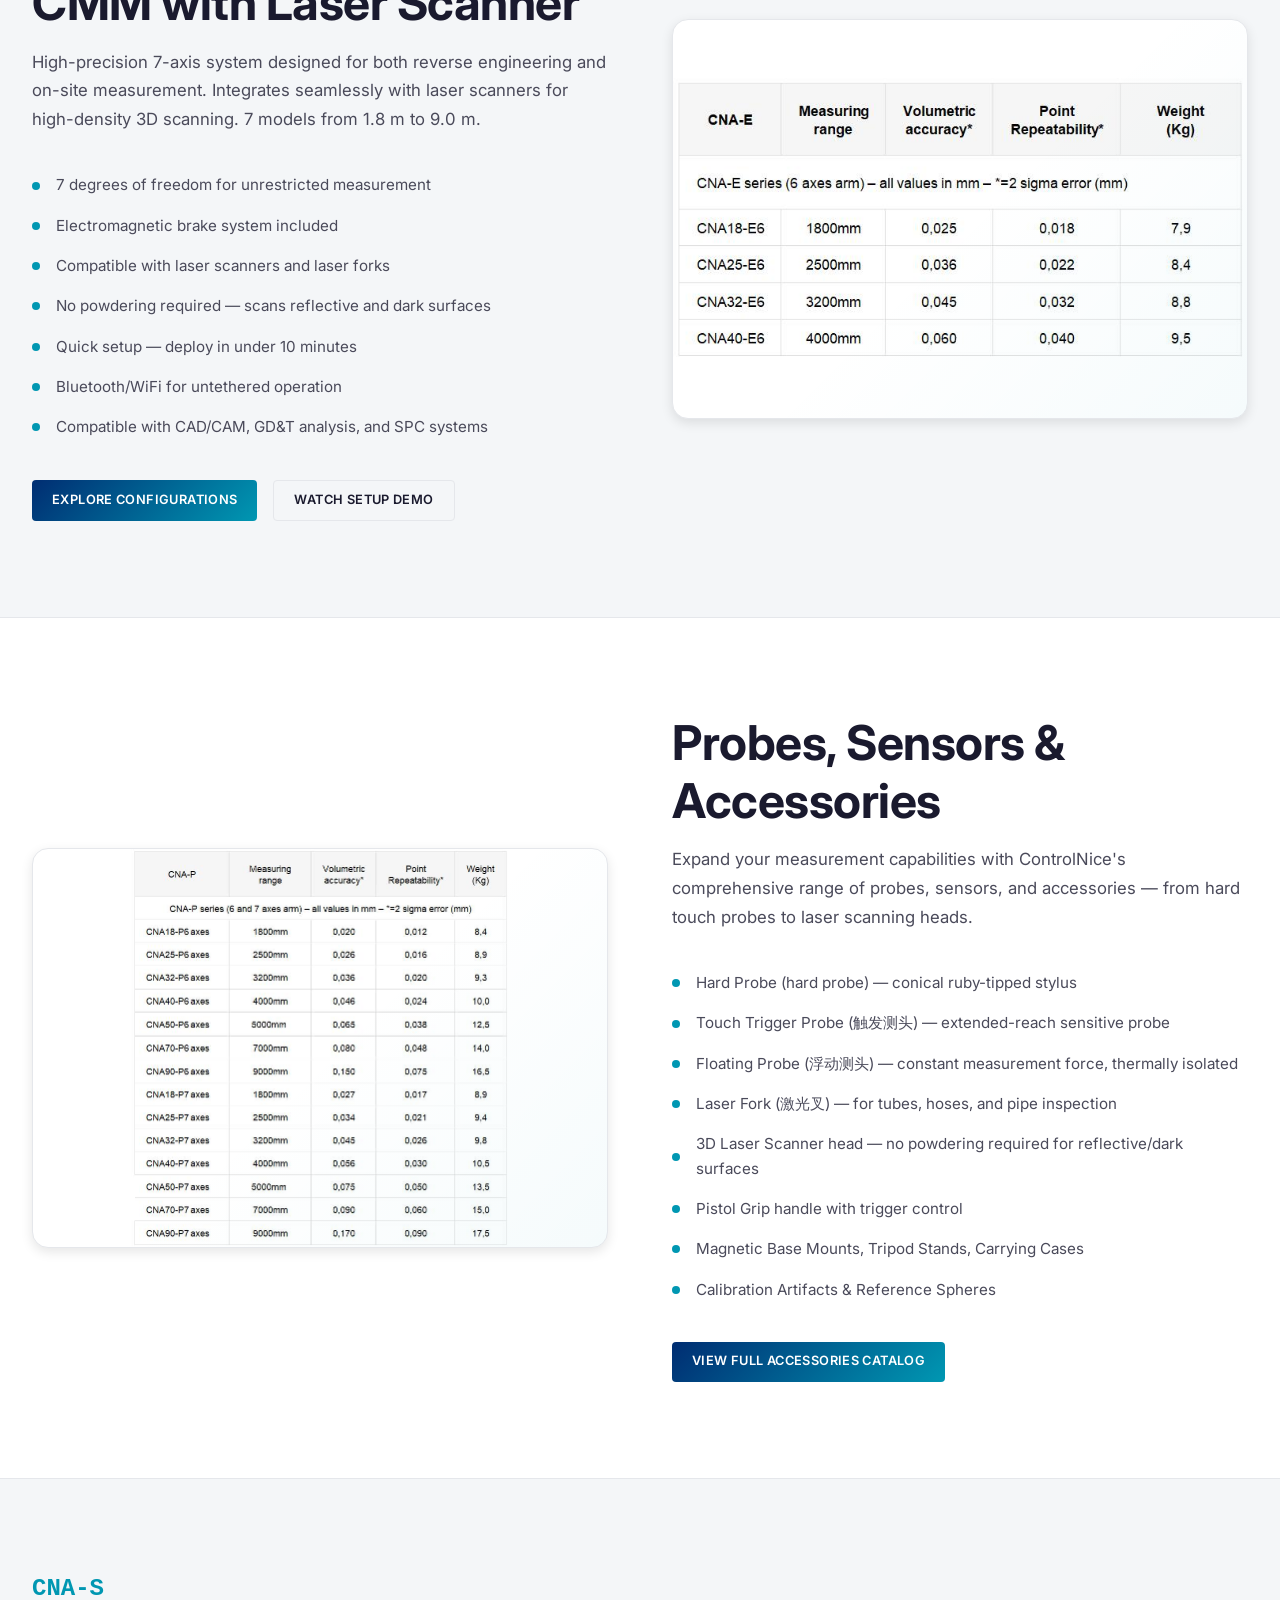
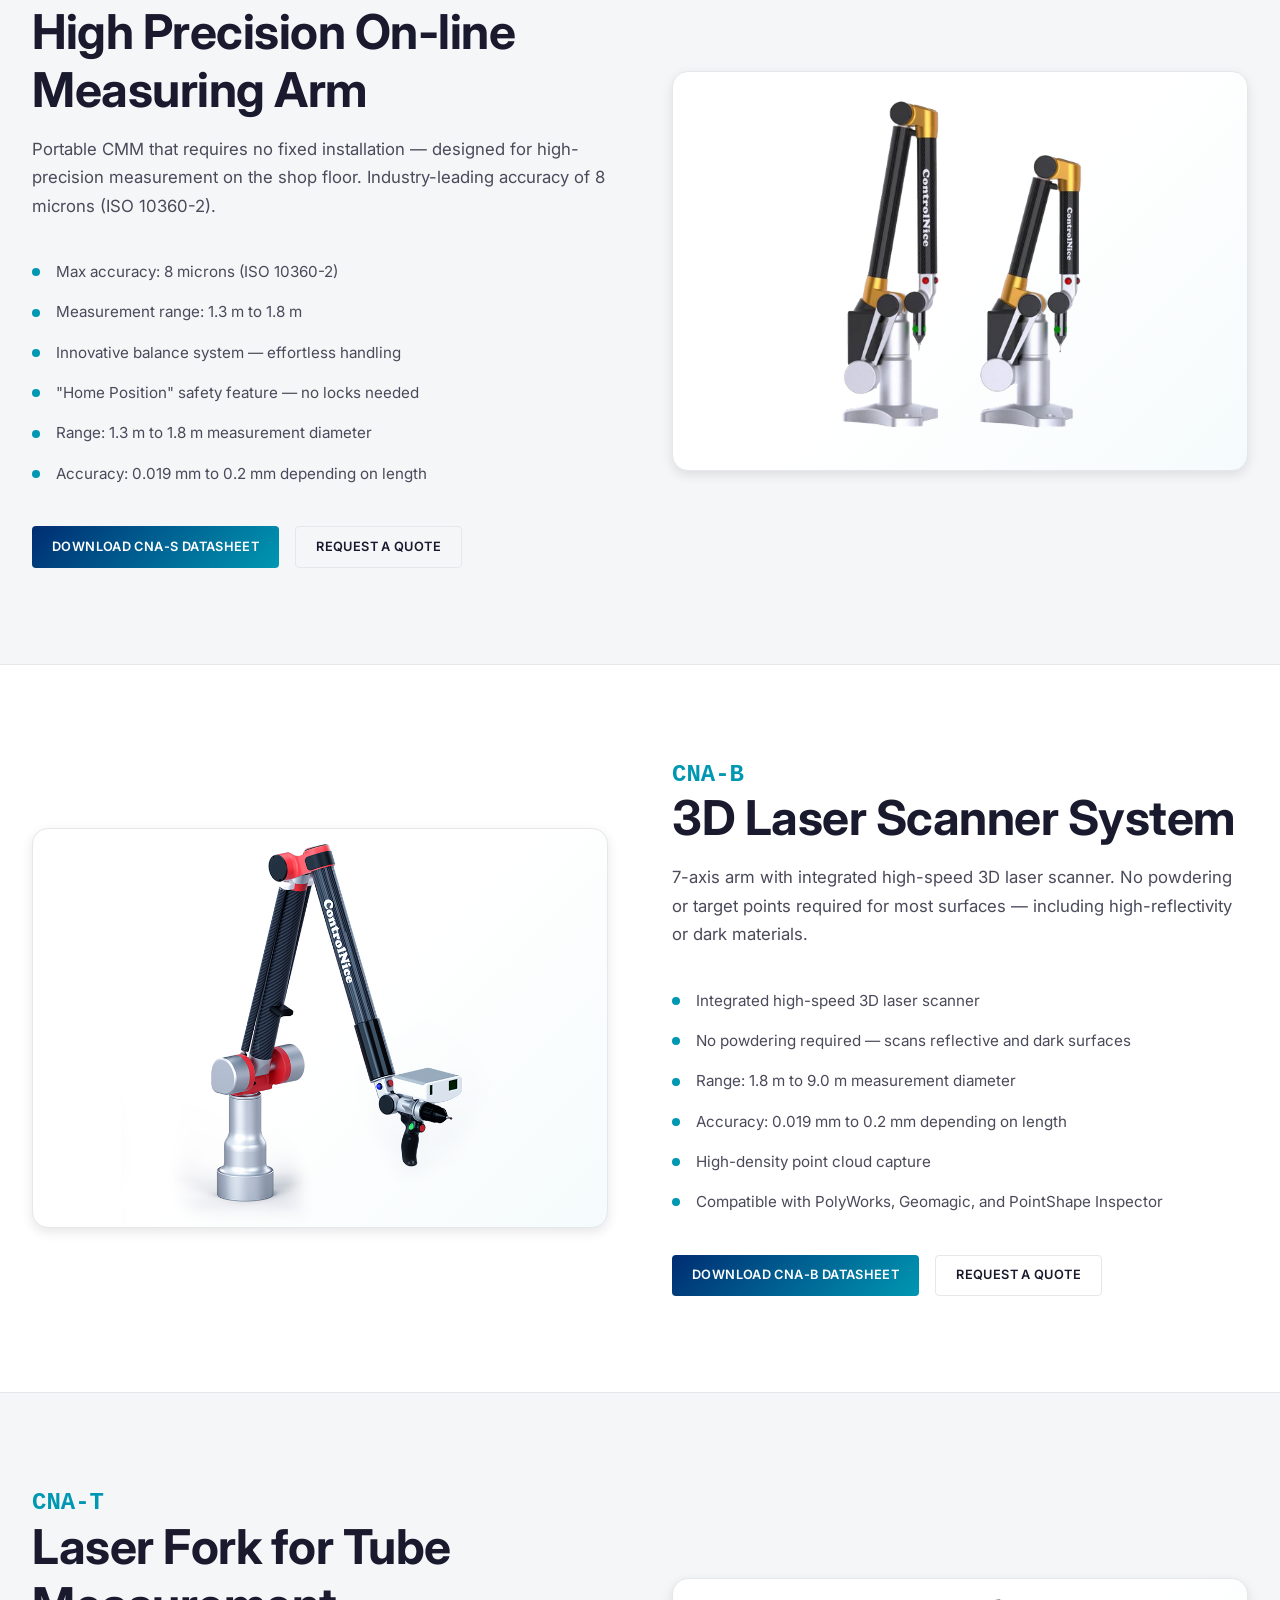
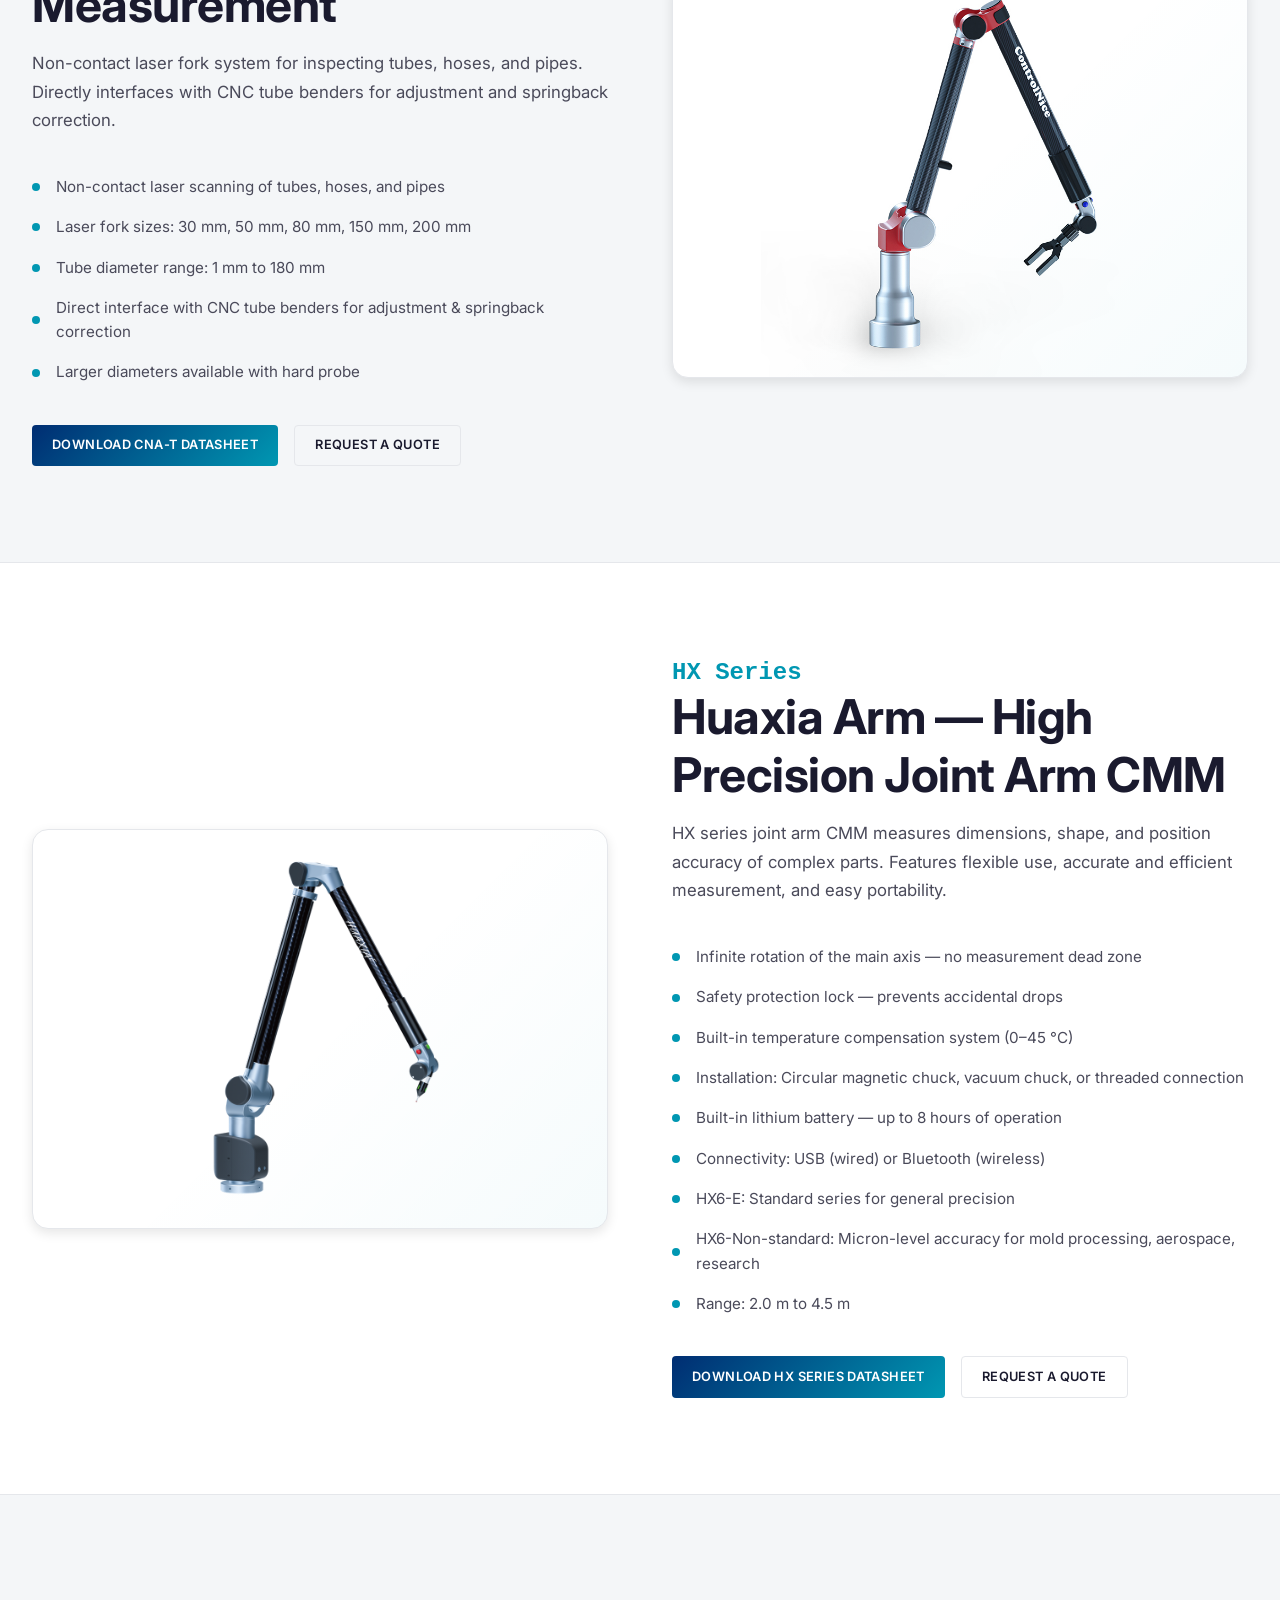
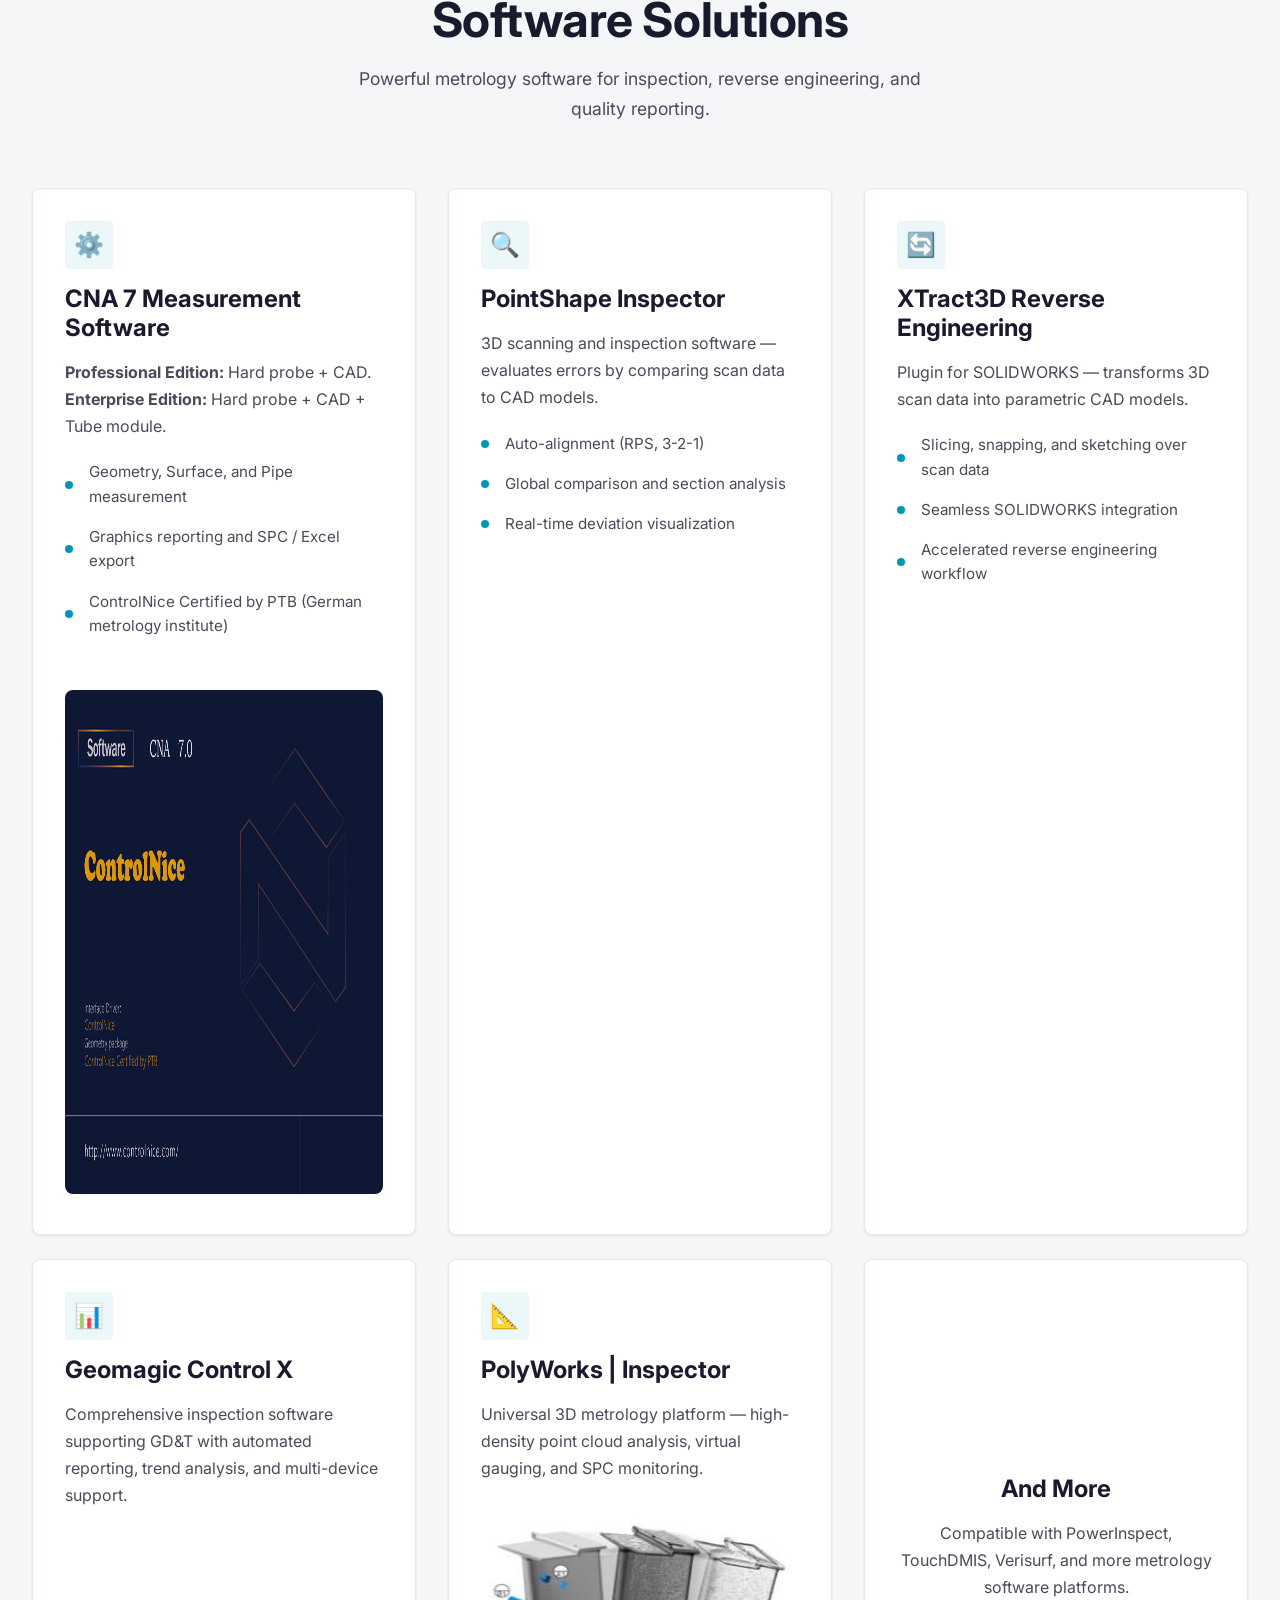
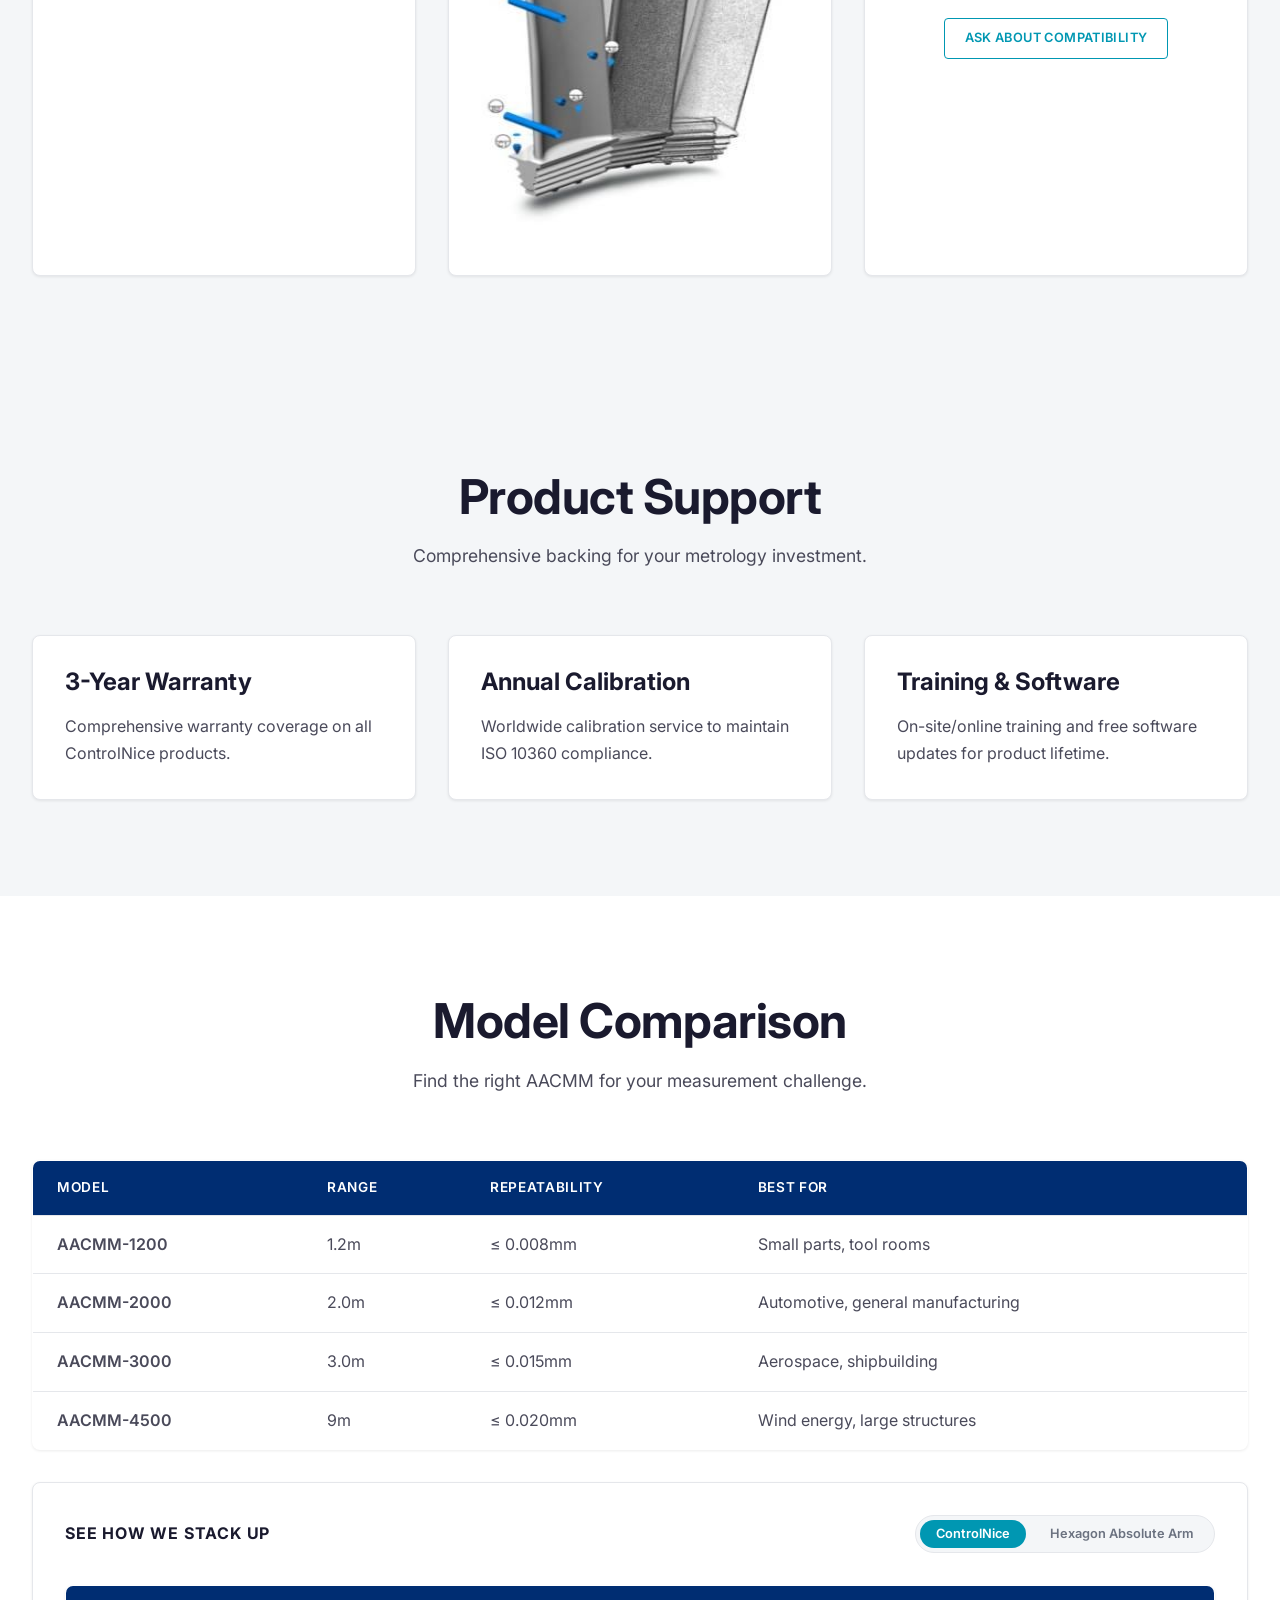
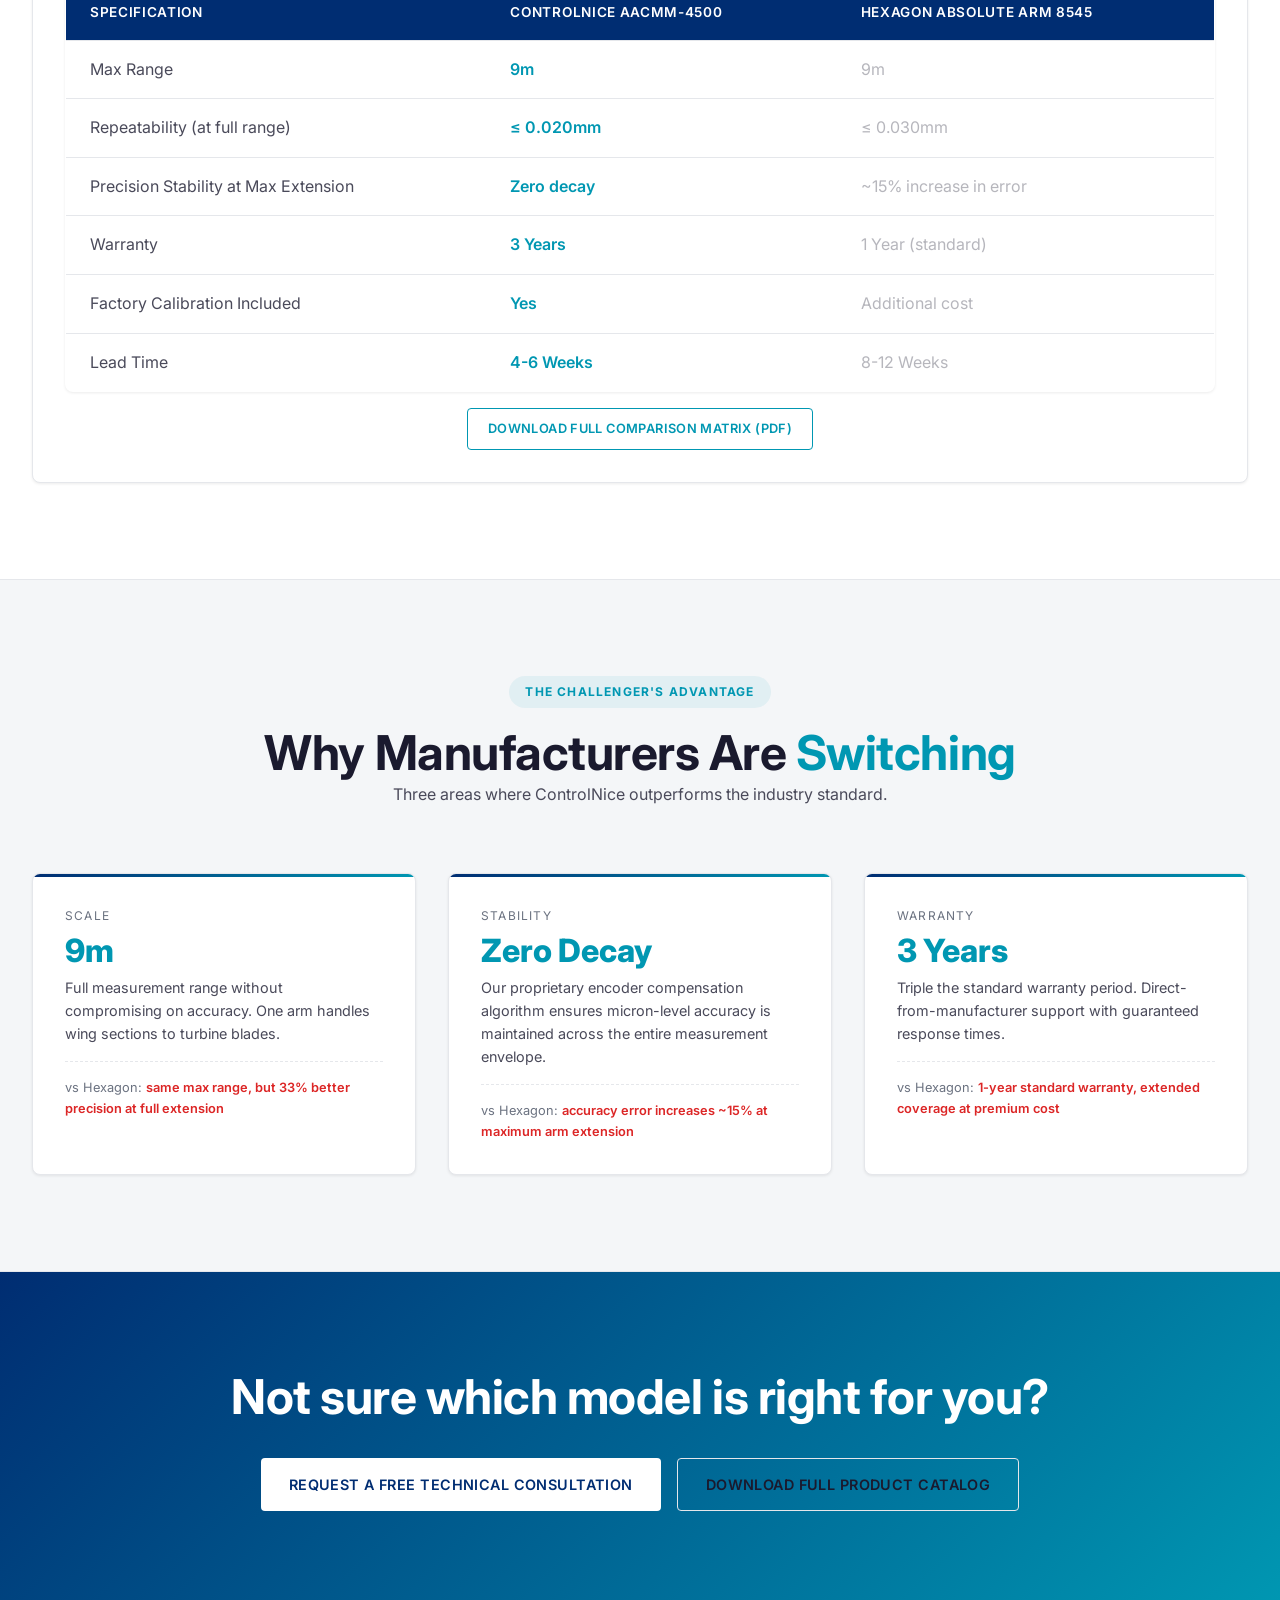
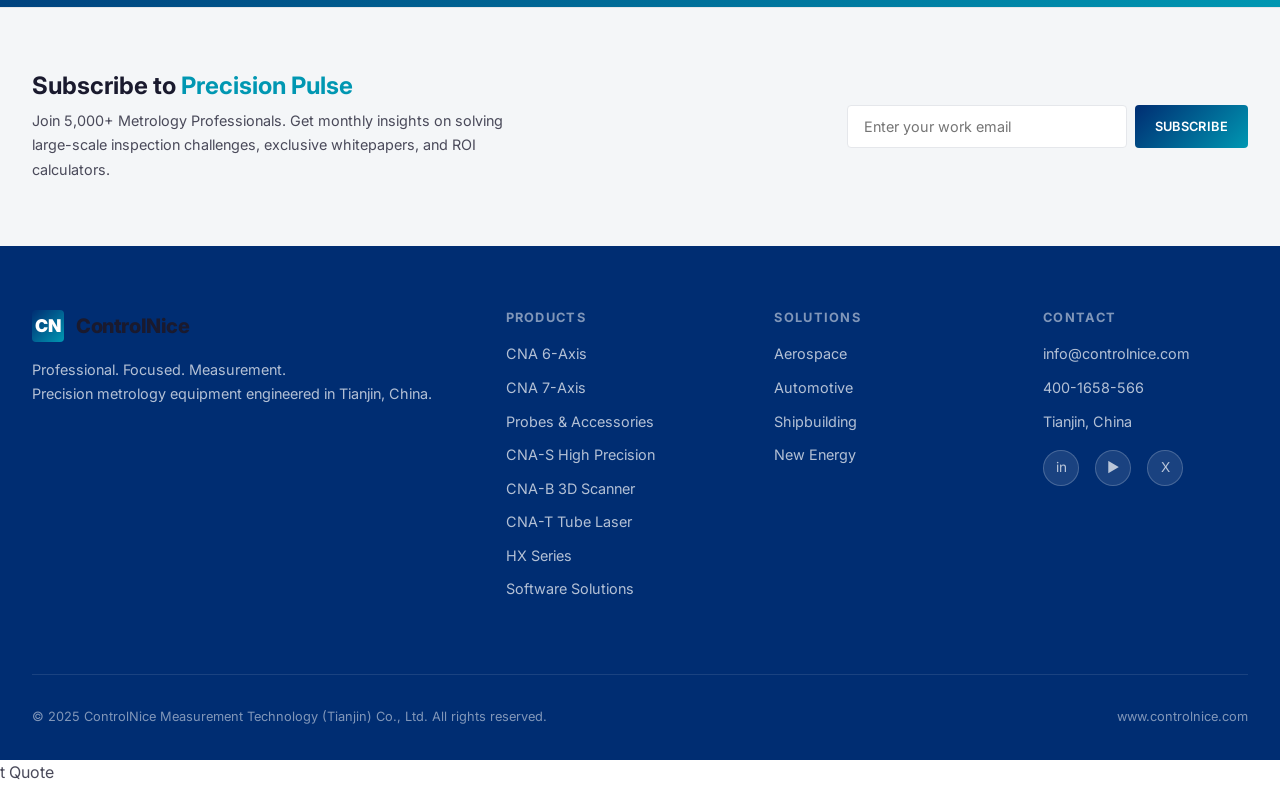
<file: products.html>
<!DOCTYPE html>
<html lang="en">
<head>
  <meta charset="UTF-8">
  <meta name="viewport" content="width=device-width, initial-scale=1.0">
  <title>Products | Portable Coordinate Measuring Machines — ControlNice</title>
  <meta name="description" content="Explore ControlNice's range of Articulated Arm CMMs and Portable CMM solutions. Large-scale measurement with micron-level precision. Made in China, 3-year warranty.">
  <meta name="keywords" content="Portable CMM, Articulated Arm CMM, AACMM, Coordinate Measuring Machine, Metrology Solutions, Laser Scanner, Touch Probe">
  <link rel="canonical" href="https://www.controlnice.com/products">
  <link rel="icon" type="image/png" href="images/favicon.png">
  <link rel="apple-touch-icon" href="images/apple-touch-icon.png">
  <link rel="preconnect" href="https://fonts.googleapis.com">
  <link rel="preconnect" href="https://fonts.gstatic.com" crossorigin>
  <link href="https://fonts.googleapis.com/css2?family=Inter:wght@400;500;600;700;800;900&display=swap" rel="stylesheet">
  <link rel="stylesheet" href="css/style.css?v=5">

  <!-- Open Graph -->
  <meta property="og:type" content="website">
  <meta property="og:url" content="https://www.controlnice.com/products">
  <meta property="og:site_name" content="ControlNice">
  <meta property="og:title" content="Products | Portable Coordinate Measuring Machines — ControlNice">
  <meta property="og:description" content="Explore ControlNice's range of Articulated Arm CMMs and Portable CMM solutions. Large-scale measurement with micron-level precision.">
  <meta property="og:image" content="https://www.controlnice.com/images/products/cna-pe-series-1.jpg">
  <meta property="og:image:width" content="1200">
  <meta property="og:image:height" content="630">
  <meta property="og:locale" content="en_US">

  <!-- Twitter Card -->
  <meta name="twitter:card" content="summary_large_image">
  <meta name="twitter:site" content="@controlnice">
  <meta name="twitter:title" content="Products | Portable CMM — ControlNice">
  <meta name="twitter:description" content="Articulated Arm CMMs up to 9m range. Direct from manufacturer, 3-year warranty.">
  <meta name="twitter:image" content="https://www.controlnice.com/images/products/cna-pe-series-1.jpg">

  <script type="application/ld+json">
  {
    "@context": "https://schema.org",
    "@type": "ItemList",
    "name": "ControlNice Metrology Products",
    "itemListElement": [
      {
        "@type": "Product",
        "name": "AACMM-1200 Articulated Arm CMM",
        "description": "High-precision articulated arm CMM with 1.2m range and ≤0.008mm repeatability.",
        "brand": {"@type": "Brand", "name": "ControlNice"},
        "manufacturer": {"@type": "Organization", "name": "ControlNice Measurement Technology (Tianjin) Co., Ltd."}
      },
      {
        "@type": "Product",
        "name": "AACMM-4500 Articulated Arm CMM",
        "description": "Flagship articulated arm CMM with 9m range and ≤0.020mm repeatability for large-scale measurement.",
        "brand": {"@type": "Brand", "name": "ControlNice"},
        "manufacturer": {"@type": "Organization", "name": "ControlNice Measurement Technology (Tianjin) Co., Ltd."}
      }
    ]
  }
  </script>
</head>
<body>
  <!-- Navigation -->
  <nav class="navbar" id="navbar">
    <div class="container container-wide navbar-inner">
      <a href="index.html" class="navbar-brand">
        <div class="brand-icon">CN</div>
        ControlNice
      </a>
      <ul class="navbar-menu">
        <li><a href="index.html">Home</a></li>
        <li><a href="products.html" class="active">Products</a></li>
        <li><a href="solutions.html">Solutions</a></li>
        <li><a href="about.html">About Us</a></li>
      </ul>
      <div class="navbar-cta">
        <a href="about.html#contact" class="btn btn-sm btn-outline-accent">Request a Quote</a>
      </div>
      <button class="navbar-toggle" id="navToggle" aria-label="Toggle menu">
        <span></span><span></span><span></span>
      </button>
    </div>
  </nav>

  <!-- Page Header -->
  <section class="page-header">
    <div class="container container-wide">
      <h1>Portable Metrology,<br><span class="text-accent">Engineered for Every Scale.</span></h1>
      <p>From compact workshop inspection to large-scale aerospace assembly &mdash; ControlNice offers a complete range of Articulated Arm CMMs and Portable Measurement Solutions.</p>
    </div>
  </section>

<!-- Product 1: CNA-P/E Series (was CNA 6-Axis) -->
  <section class="product-block" id="aacmm">
    <div class="container container-wide">
      <div class="product-layout">
        <div class="product-visual">
          <img src="images/products/product-hx-series.png" alt="HX Series Workshop Measuring Arm" width="800" height="600" loading="lazy" style="width:100%;height:100%;object-fit:contain;position:absolute;top:0;left:0;">
        </div>
        <div class="product-info">
          <h2>CNA-P/E Series &mdash; Portable Articulated Arm CMM</h2>
          <p>The CNA-E and CNA-P are two portable articulated arms CMM, ideal for quick and accurate inspection of any parts within its range. The result of nearly 30 years of experience in production of portable measurement arms. Now with better accuracy, repeatability, and a new design.</p>
          <ul class="feature-list">
            <li><strong>CNA-P:</strong> 1.8m to 9.0m diameter range, 6 or 7 axis configuration</li>
            <li><strong>CNA-E:</strong> 1.8m to 4.0m diameter range, 6 axis only (entry-level)</li>
            <li>Improved accuracy and repeatability with new design</li>
            <li>Lighter arms for easier handling during measuring</li>
            <li>Double spring counter-balance system</li>
            <li>Magnetic brake to prevent accidental fall (CNA-P)</li>
            <li>Compatible with laser scanners, touch probes, and laser forks</li>
            <li>Interfaced with many 3rd party inspection or reverse-engineering software</li>
          </ul>
          <div class="product-ctas">
            <a href="#" class="btn btn-primary btn-sm">Download CNA-P Datasheet</a>
            <a href="about.html#contact" class="btn btn-secondary btn-sm">Request a Quote</a>
          </div>
        </div>
      </div>
    </div>
  </section>

  <!-- Product 2: Portable CMM -->
  <section class="product-block" id="portable">
    <div class="container container-wide">
      <div class="product-layout reverse">
        <div class="product-visual">
          <img src="images/products/cna-e-spec.jpg" alt="CNA 7-Axis Articulated Arm with Laser Scanner" width="726" height="356" loading="lazy" style="width:100%;height:100%;object-fit:contain;position:absolute;top:0;left:0;">
        </div>
        <div class="product-info">
          <h2>CNA 7-Axis &mdash; Portable CMM with Laser Scanner</h2>
          <p>High-precision 7-axis system designed for both reverse engineering and on-site measurement. Integrates seamlessly with laser scanners for high-density 3D scanning. 7 models from 1.8 m to 9.0 m.</p>
          <ul class="feature-list">
            <li>7 degrees of freedom for unrestricted measurement</li>
            <li>Electromagnetic brake system included</li>
            <li>Compatible with laser scanners and laser forks</li>
            <li>No powdering required — scans reflective and dark surfaces</li>
            <li>Quick setup — deploy in under 10 minutes</li>
            <li>Bluetooth/WiFi for untethered operation</li>
            <li>Compatible with CAD/CAM, GD&amp;T analysis, and SPC systems</li>
          </ul>
          <div class="product-ctas">
            <a href="#" class="btn btn-primary btn-sm">Explore Configurations</a>
            <a href="#" class="btn btn-secondary btn-sm">Watch Setup Demo</a>
          </div>
        </div>
      </div>
    </div>
  </section>

  <!-- Product 3: Accessories -->
  <section class="product-block" id="accessories">
    <div class="container container-wide">
      <div class="product-layout">
        <div class="product-visual">
          <img src="images/products/cna-p-spec.jpg" alt="CNA Probe Options" width="757" height="797" loading="lazy" style="width:100%;height:100%;object-fit:contain;position:absolute;top:0;left:0;">
        </div>
        <div class="product-info">
          <h2>Probes, Sensors &amp; Accessories</h2>
          <p>Expand your measurement capabilities with ControlNice's comprehensive range of probes, sensors, and accessories — from hard touch probes to laser scanning heads.</p>
          <ul class="feature-list">
            <li>Hard Probe (hard probe) — conical ruby-tipped stylus</li>
            <li>Touch Trigger Probe (触发测头) — extended-reach sensitive probe</li>
            <li>Floating Probe (浮动测头) — constant measurement force, thermally isolated</li>
            <li>Laser Fork (激光叉) — for tubes, hoses, and pipe inspection</li>
            <li>3D Laser Scanner head — no powdering required for reflective/dark surfaces</li>
            <li>Pistol Grip handle with trigger control</li>
            <li>Magnetic Base Mounts, Tripod Stands, Carrying Cases</li>
            <li>Calibration Artifacts &amp; Reference Spheres</li>
          </ul>
          <div class="product-ctas">
            <a href="#" class="btn btn-primary btn-sm">View Full Accessories Catalog</a>
          </div>
        </div>
      </div>
    </div>
  </section>

  <!-- Product 4: CNA-S High Precision -->
  <section class="product-block" id="cna-s">
    <div class="container container-wide">
      <div class="product-layout reverse">
        <div class="product-visual">
          <img src="images/products/product-cna-s-precision.png" alt="CNA-S Series Ultra-High Precision Articulated Arm" width="800" height="600" loading="lazy" style="width:100%;height:100%;object-fit:contain;position:absolute;top:0;left:0;">
        </div>
        <div class="product-info">
          <h3 class="text-mono text-accent">CNA-S</h3>
          <h2>High Precision On-line Measuring Arm</h2>
          <p>Portable CMM that requires no fixed installation — designed for high-precision measurement on the shop floor. Industry-leading accuracy of 8 microns (ISO 10360-2).</p>
          <ul class="feature-list">
            <li>Max accuracy: 8 microns (ISO 10360-2)</li>
            <li>Measurement range: 1.3 m to 1.8 m</li>
            <li>Innovative balance system — effortless handling</li>
            <li>"Home Position" safety feature — no locks needed</li>
            <li>Range: 1.3 m to 1.8 m measurement diameter</li>
            <li>Accuracy: 0.019 mm to 0.2 mm depending on length</li>
          </ul>
          <div class="product-ctas">
            <a href="#" class="btn btn-primary btn-sm">Download CNA-S Datasheet</a>
            <a href="about.html#contact" class="btn btn-secondary btn-sm">Request a Quote</a>
          </div>
        </div>
      </div>
    </div>
  </section>

  <!-- Product 5: CNA-B 3D Laser Scanner -->
  <section class="product-block" id="cna-b">
    <div class="container container-wide">
      <div class="product-layout">
        <div class="product-visual">
          <img src="images/products/cna-b-scanner-real.jpg" alt="CNA-B 3D Laser Scanner" width="750" height="750" loading="lazy" style="width:100%;height:100%;object-fit:contain;position:absolute;top:0;left:0;">
        </div>
        <div class="product-info">
          <h3 class="text-mono text-accent">CNA-B</h3>
          <h2>3D Laser Scanner System</h2>
          <p>7-axis arm with integrated high-speed 3D laser scanner. No powdering or target points required for most surfaces — including high-reflectivity or dark materials.</p>
          <ul class="feature-list">
            <li>Integrated high-speed 3D laser scanner</li>
            <li>No powdering required — scans reflective and dark surfaces</li>
            <li>Range: 1.8 m to 9.0 m measurement diameter</li>
            <li>Accuracy: 0.019 mm to 0.2 mm depending on length</li>
            <li>High-density point cloud capture</li>
            <li>Compatible with PolyWorks, Geomagic, and PointShape Inspector</li>
          </ul>
          <div class="product-ctas">
            <a href="#" class="btn btn-primary btn-sm">Download CNA-B Datasheet</a>
            <a href="about.html#contact" class="btn btn-secondary btn-sm">Request a Quote</a>
          </div>
        </div>
      </div>
    </div>
  </section>

  <!-- Product 6: CNA-T Tube Measurement -->
  <section class="product-block" id="cna-t">
    <div class="container container-wide">
      <div class="product-layout reverse">
        <div class="product-visual">
          <img src="images/products/cna-t-laser-fork-real.jpg" alt="CNA-T Laser Fork for Tube Measurement" width="750" height="750" loading="lazy" style="width:100%;height:100%;object-fit:contain;position:absolute;top:0;left:0;">
        </div>
        <div class="product-info">
          <h3 class="text-mono text-accent">CNA-T</h3>
          <h2>Laser Fork for Tube Measurement</h2>
          <p>Non-contact laser fork system for inspecting tubes, hoses, and pipes. Directly interfaces with CNC tube benders for adjustment and springback correction.</p>
          <ul class="feature-list">
            <li>Non-contact laser scanning of tubes, hoses, and pipes</li>
            <li>Laser fork sizes: 30 mm, 50 mm, 80 mm, 150 mm, 200 mm</li>
            <li>Tube diameter range: 1 mm to 180 mm</li>
            <li>Direct interface with CNC tube benders for adjustment &amp; springback correction</li>
            <li>Larger diameters available with hard probe</li>
          </ul>
          <div class="product-ctas">
            <a href="#" class="btn btn-primary btn-sm">Download CNA-T Datasheet</a>
            <a href="about.html#contact" class="btn btn-secondary btn-sm">Request a Quote</a>
          </div>
        </div>
      </div>
    </div>
  </section>

  <!-- Product 7: HX Series -->
  <section class="product-block" id="hx-series">
    <div class="container container-wide">
      <div class="product-layout">
        <div class="product-visual">
          <img src="images/products/product-hx-series.png" alt="HX Series High Precision Measuring Arm" width="800" height="944" loading="lazy" style="width:100%;height:100%;object-fit:contain;position:absolute;top:0;left:0;">
        </div>
        <div class="product-info">
          <h3 class="text-mono text-accent">HX Series</h3>
          <h2>Huaxia Arm — High Precision Joint Arm CMM</h2>
          <p>HX series joint arm CMM measures dimensions, shape, and position accuracy of complex parts. Features flexible use, accurate and efficient measurement, and easy portability.</p>
          <ul class="feature-list">
            <li>Infinite rotation of the main axis — no measurement dead zone</li>
            <li>Safety protection lock — prevents accidental drops</li>
            <li>Built-in temperature compensation system (0–45 °C)</li>
            <li>Installation: Circular magnetic chuck, vacuum chuck, or threaded connection</li>
            <li>Built-in lithium battery — up to 8 hours of operation</li>
            <li>Connectivity: USB (wired) or Bluetooth (wireless)</li>
            <li>HX6-E: Standard series for general precision</li>
            <li>HX6-Non-standard: Micron-level accuracy for mold processing, aerospace, research</li>
            <li>Range: 2.0 m to 4.5 m</li>
          </ul>
          <div class="product-ctas">
            <a href="#" class="btn btn-primary btn-sm">Download HX Series Datasheet</a>
            <a href="about.html#contact" class="btn btn-secondary btn-sm">Request a Quote</a>
          </div>
        </div>
      </div>
    </div>
  </section>

  <!-- Software Solutions -->
  <section class="comparison-section" id="software">
    <div class="container container-wide">
      <div class="section-header">
        <h2>Software Solutions</h2>
        <p>Powerful metrology software for inspection, reverse engineering, and quality reporting.</p>
      </div>
      <div class="value-grid">
        <div class="value-card">
          <div class="card-icon">⚙️</div>
          <h3>CNA 7 Measurement Software</h3>
          <p><strong>Professional Edition:</strong> Hard probe + CAD. <strong>Enterprise Edition:</strong> Hard probe + CAD + Tube module.</p>
          <ul class="feature-list" style="margin-top:0.75rem;">
            <li>Geometry, Surface, and Pipe measurement</li>
            <li>Graphics reporting and SPC / Excel export</li>
            <li>ControlNice Certified by PTB (German metrology institute)</li>
          </ul>
          <img src="images/products/product-cna7-software.png" alt="CNA 7 Software" width="800" height="504" loading="lazy" style="width:100%;margin-top:0.75rem;border-radius:8px;">
        </div>
        <div class="value-card">
          <div class="card-icon">🔍</div>
          <h3>PointShape Inspector</h3>
          <p>3D scanning and inspection software — evaluates errors by comparing scan data to CAD models.</p>
          <ul class="feature-list" style="margin-top:0.75rem;">
            <li>Auto-alignment (RPS, 3-2-1)</li>
            <li>Global comparison and section analysis</li>
            <li>Real-time deviation visualization</li>
          </ul>
        </div>
        <div class="value-card">
          <div class="card-icon">🔄</div>
          <h3>XTract3D Reverse Engineering</h3>
          <p>Plugin for SOLIDWORKS — transforms 3D scan data into parametric CAD models.</p>
          <ul class="feature-list" style="margin-top:0.75rem;">
            <li>Slicing, snapping, and sketching over scan data</li>
            <li>Seamless SOLIDWORKS integration</li>
            <li>Accelerated reverse engineering workflow</li>
          </ul>
        </div>
      </div>
      <div class="value-grid" style="margin-top:1.5rem;">
        <div class="value-card">
          <div class="card-icon">📊</div>
          <h3>Geomagic Control X</h3>
          <p>Comprehensive inspection software supporting GD&amp;T with automated reporting, trend analysis, and multi-device support.</p>
        </div>
        <div class="value-card">
          <div class="card-icon">📐</div>
          <h3>PolyWorks | Inspector</h3>
          <p>Universal 3D metrology platform — high-density point cloud analysis, virtual gauging, and SPC monitoring.</p>
          <img src="images/products/PolyWorks_Inspector.jpg" alt="PolyWorks Inspector" width="288" height="341" loading="lazy" style="width:100%;margin-top:0.75rem;border-radius:8px;">
        </div>
        <div class="value-card" style="display:flex;align-items:center;justify-content:center;text-align:center;">
          <div>
            <h3>And More</h3>
            <p style="margin-top:0.5rem;">Compatible with PowerInspect, TouchDMIS, Verisurf, and more metrology software platforms.</p>
            <a href="about.html#contact" class="btn btn-outline-accent btn-sm" style="margin-top:1rem;">Ask About Compatibility</a>
          </div>
        </div>
      </div>
    </div>
  </section>

  <!-- Product Support -->
  <section class="comparison-section">
    <div class="container container-wide">
      <div class="section-header">
        <h2>Product Support</h2>
        <p>Comprehensive backing for your metrology investment.</p>
      </div>
      <div class="value-grid">
        <div class="value-card">
          <h3>3-Year Warranty</h3>
          <p>Comprehensive warranty coverage on all ControlNice products.</p>
        </div>
        <div class="value-card">
          <h3>Annual Calibration</h3>
          <p>Worldwide calibration service to maintain ISO 10360 compliance.</p>
        </div>
        <div class="value-card">
          <h3>Training &amp; Software</h3>
          <p>On-site/online training and free software updates for product lifetime.</p>
        </div>
      </div>
    </div>
  </section>

  <!-- Comparison Quick-Reference with Toggle -->
  <section class="comparison-section" style="background: var(--color-bg);">
    <div class="container container-wide">
      <div class="section-header">
        <h2>Model Comparison</h2>
        <p>Find the right AACMM for your measurement challenge.</p>
      </div>
      <table class="comparison-table">
        <thead>
          <tr>
            <th>Model</th>
            <th>Range</th>
            <th>Repeatability</th>
            <th>Best For</th>
          </tr>
        </thead>
        <tbody>
          <tr>
            <td class="text-accent" style="font-weight:600;">AACMM-1200</td>
            <td>1.2m</td>
            <td>&le; 0.008mm</td>
            <td>Small parts, tool rooms</td>
          </tr>
          <tr>
            <td class="text-accent" style="font-weight:600;">AACMM-2000</td>
            <td>2.0m</td>
            <td>&le; 0.012mm</td>
            <td>Automotive, general manufacturing</td>
          </tr>
          <tr>
            <td class="text-accent" style="font-weight:600;">AACMM-3000</td>
            <td>3.0m</td>
            <td>&le; 0.015mm</td>
            <td>Aerospace, shipbuilding</td>
          </tr>
          <tr>
            <td class="text-accent" style="font-weight:600;">AACMM-4500</td>
            <td>9m</td>
            <td>&le; 0.020mm</td>
            <td>Wind energy, large structures</td>
          </tr>
        </tbody>
      </table>

      <!-- Interactive Comparison Toggle: ControlNice vs Hexagon -->
      <div class="comparison-toggle-wrapper" id="comparisonToggle">
        <div class="comparison-toggle-header">
          <h3>See How We Stack Up</h3>
          <div class="toggle-switch">
            <button class="toggle-btn active" data-target="ours">ControlNice</button>
            <button class="toggle-btn" data-target="competitor">Hexagon Absolute Arm</button>
          </div>
        </div>
        <table class="comparison-table comp-table" id="compTable">
          <thead>
            <tr>
              <th>Specification</th>
              <th>ControlNice AACMM-4500</th>
              <th class="competitor-data">Hexagon Absolute Arm 8545</th>
            </tr>
          </thead>
          <tbody>
            <tr>
              <td>Max Range</td>
              <td class="our-data">9m</td>
              <td class="competitor-data">9m</td>
            </tr>
            <tr>
              <td>Repeatability (at full range)</td>
              <td class="our-data">&le; 0.020mm</td>
              <td class="competitor-data">&le; 0.030mm</td>
            </tr>
            <tr>
              <td>Precision Stability at Max Extension</td>
              <td class="our-data">Zero decay</td>
              <td class="competitor-data">~15% increase in error</td>
            </tr>
            <tr>
              <td>Warranty</td>
              <td class="our-data">3 Years</td>
              <td class="competitor-data">1 Year (standard)</td>
            </tr>
            <tr>
              <td>Factory Calibration Included</td>
              <td class="our-data">Yes</td>
              <td class="competitor-data">Additional cost</td>
            </tr>
            <tr>
              <td>Lead Time</td>
              <td class="our-data">4-6 Weeks</td>
              <td class="competitor-data">8-12 Weeks</td>
            </tr>
          </tbody>
        </table>
        <div style="margin-top: var(--spacing-sm); text-align: center;">
          <a href="#" class="btn btn-sm btn-outline-accent">Download Full Comparison Matrix (PDF)</a>
        </div>
      </div>
    </div>
  </section>

  <!-- Challenger's Advantage Section -->
  <section class="challenger-section">
    <div class="container container-wide">
      <div class="challenger-header">
        <span class="badge">The Challenger's Advantage</span>
        <h2>Why Manufacturers Are <span class="text-accent">Switching</span></h2>
        <p>Three areas where ControlNice outperforms the industry standard.</p>
      </div>
      <div class="challenger-grid">
        <div class="challenger-card">
          <div class="advantage-label">Scale</div>
          <div class="advantage-metric">9m</div>
          <div class="advantage-desc">Full measurement range without compromising on accuracy. One arm handles wing sections to turbine blades.</div>
          <div class="vs-line">vs Hexagon: <strong>same max range, but 33% better precision at full extension</strong></div>
        </div>
        <div class="challenger-card">
          <div class="advantage-label">Stability</div>
          <div class="advantage-metric">Zero Decay</div>
          <div class="advantage-desc">Our proprietary encoder compensation algorithm ensures micron-level accuracy is maintained across the entire measurement envelope.</div>
          <div class="vs-line">vs Hexagon: <strong>accuracy error increases ~15% at maximum arm extension</strong></div>
        </div>
        <div class="challenger-card">
          <div class="advantage-label">Warranty</div>
          <div class="advantage-metric">3 Years</div>
          <div class="advantage-desc">Triple the standard warranty period. Direct-from-manufacturer support with guaranteed response times.</div>
          <div class="vs-line">vs Hexagon: <strong>1-year standard warranty, extended coverage at premium cost</strong></div>
        </div>
      </div>
    </div>
  </section>

  <!-- CTA Strip -->
  <section class="cta-strip">
    <div class="container container-wide">
      <h2>Not sure which model is right for you?</h2>
      <div class="cta-actions">
        <a href="about.html#contact" class="btn btn-primary">Request a Free Technical Consultation</a>
        <a href="#" class="btn btn-secondary">Download Full Product Catalog</a>
      </div>
    </div>
  </section>

  <!-- Newsletter -->
  <section class="newsletter-section">
    <div class="container container-wide">
      <div class="newsletter-inner">
        <div class="newsletter-text">
          <h3>Subscribe to <span class="text-accent">Precision Pulse</span></h3>
          <p>Join 5,000+ Metrology Professionals. Get monthly insights on solving large-scale inspection challenges, exclusive whitepapers, and ROI calculators.</p>
        </div>
        <form class="newsletter-form" id="newsletterForm">
          <input type="email" name="email" placeholder="Enter your work email" required>
          <button type="submit" class="btn btn-primary btn-sm">Subscribe</button>
        </form>
      </div>
    </div>
  </section>

  <!-- Footer -->
  <footer class="footer">
    <div class="container container-wide">
      <div class="footer-grid">
        <div class="footer-brand">
          <div class="navbar-brand">
            <div class="brand-icon">CN</div>
            ControlNice
          </div>
          <p>Professional. Focused. Measurement.<br>Precision metrology equipment engineered in Tianjin, China.</p>
        </div>
        <div class="footer-col">
          <h4>Products</h4>
          <ul>
            <li><a href="#aacmm">CNA 6-Axis</a></li>
            <li><a href="#portable">CNA 7-Axis</a></li>
            <li><a href="#accessories">Probes & Accessories</a></li>
            <li><a href="#cna-s">CNA-S High Precision</a></li>
            <li><a href="#cna-b">CNA-B 3D Scanner</a></li>
            <li><a href="#cna-t">CNA-T Tube Laser</a></li>
            <li><a href="#hx-series">HX Series</a></li>
            <li><a href="#software">Software Solutions</a></li>
          </ul>
        </div>
        <div class="footer-col">
          <h4>Solutions</h4>
          <ul>
            <li><a href="solutions.html#aerospace">Aerospace</a></li>
            <li><a href="solutions.html#automotive">Automotive</a></li>
            <li><a href="solutions.html#shipbuilding">Shipbuilding</a></li>
            <li><a href="solutions.html#energy">New Energy</a></li>
          </ul>
        </div>
        <div class="footer-col">
          <h4>Contact</h4>
          <ul>
            <li><a href="mailto:info@controlnice.com">info@controlnice.com</a></li>
            <li><a href="tel:400-1658-566">400-1658-566</a></li>
            <li><a href="about.html">Tianjin, China</a></li>
          </ul>
          <div class="social-links" style="margin-top: var(--spacing-sm);">
            <a href="#" aria-label="LinkedIn">in</a>
            <a href="#" aria-label="YouTube">&#x25B6;</a>
            <a href="#" aria-label="X">X</a>
          </div>
        </div>
      </div>
      <div class="footer-bottom">
        <span>&copy; 2025 ControlNice Measurement Technology (Tianjin) Co., Ltd. All rights reserved.</span>
        <span>www.controlnice.com</span>
      </div>
    </div>
  </footer>

  <!-- Floating CTA -->
  <div class="floating-cta" id="floatingCta">
    <a href="about.html#contact" class="btn btn-primary btn-sm">Request 1-on-1 Precision Audit</a>
  </div>

  <!-- Sticky RFQ Bar -->
  <div class="sticky-rfq" id="stickyRfq">
    <p>Looking for a <span class="text-accent" style="font-weight:600;">portable CMM</span>? Get specs, pricing &amp; compatibility in one click.</p>
    <a href="about.html#contact" class="btn btn-primary btn-sm">Instant Quote</a>
  </div>

  <script src="js/main.js"></script>
</body>
</html>
t Quote</a>
  </div>

  <script src="js/main.js"></script>
</body>
</html>
</file>
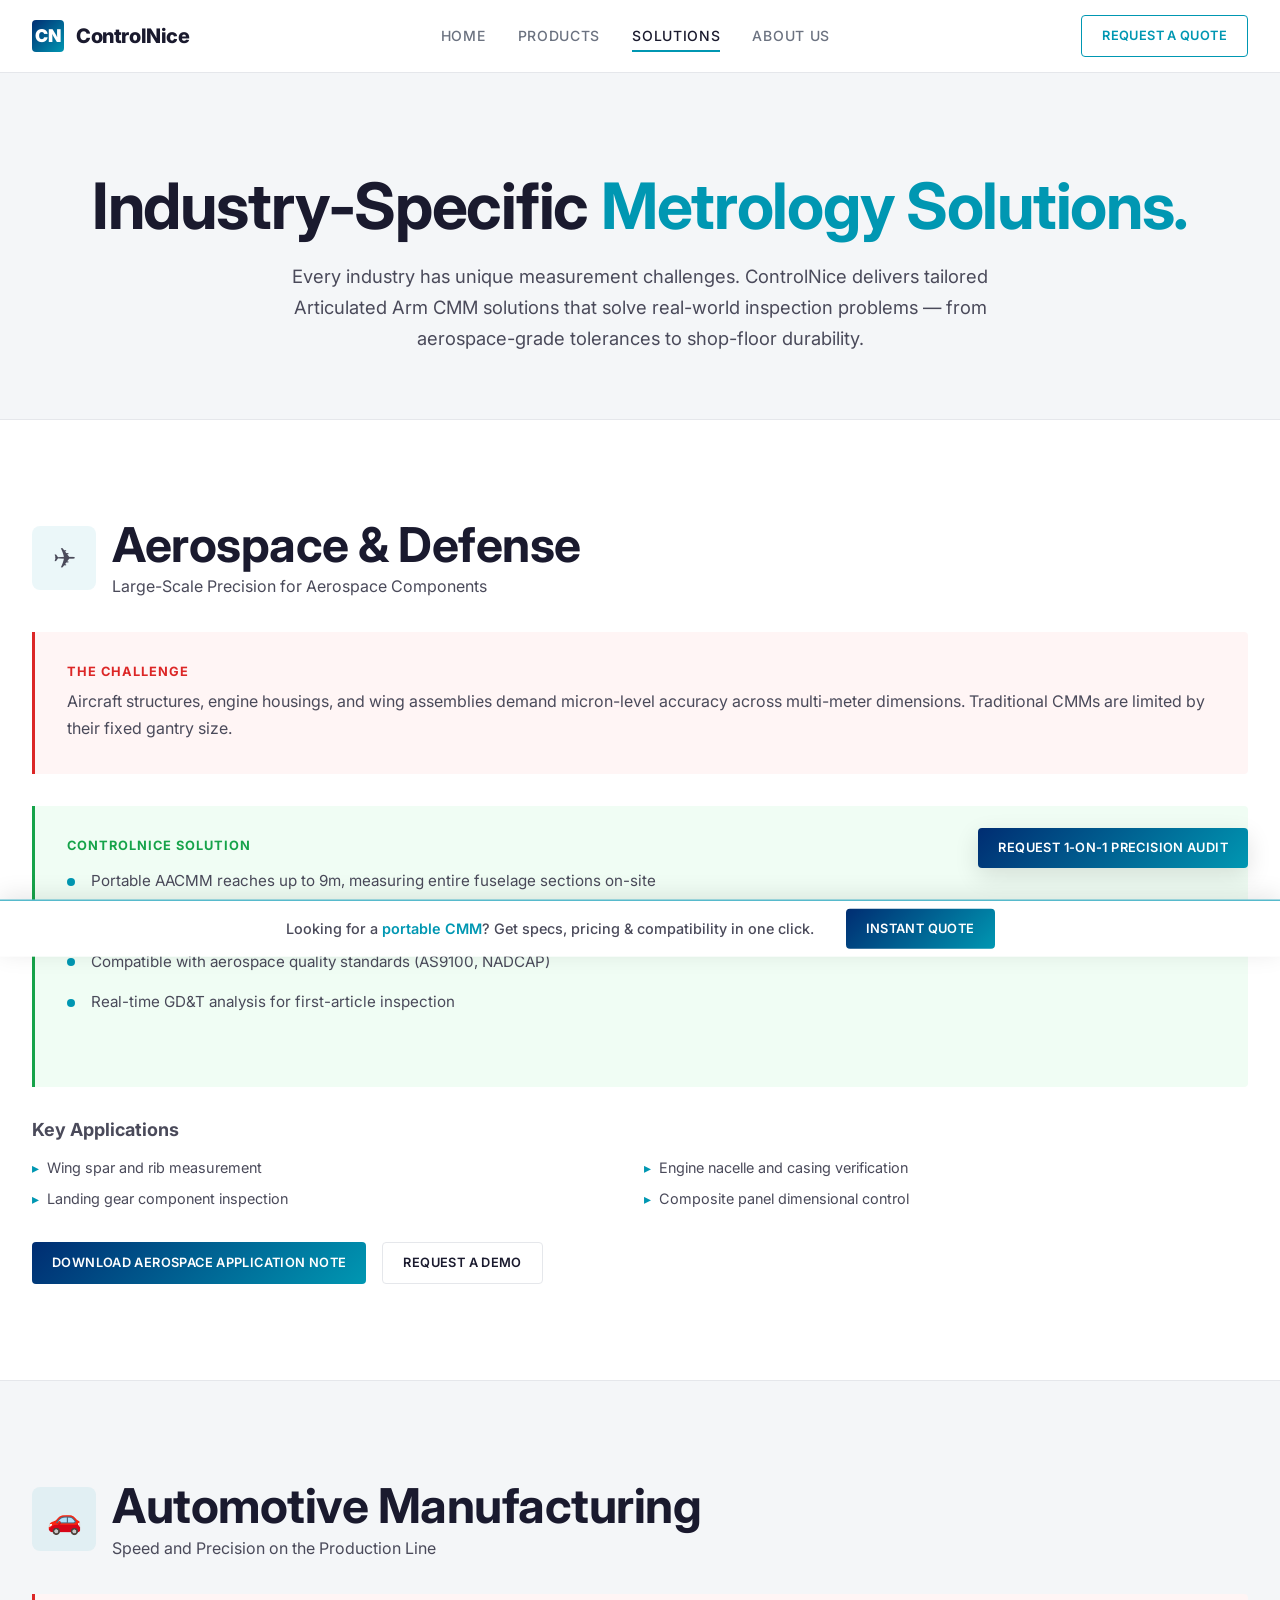
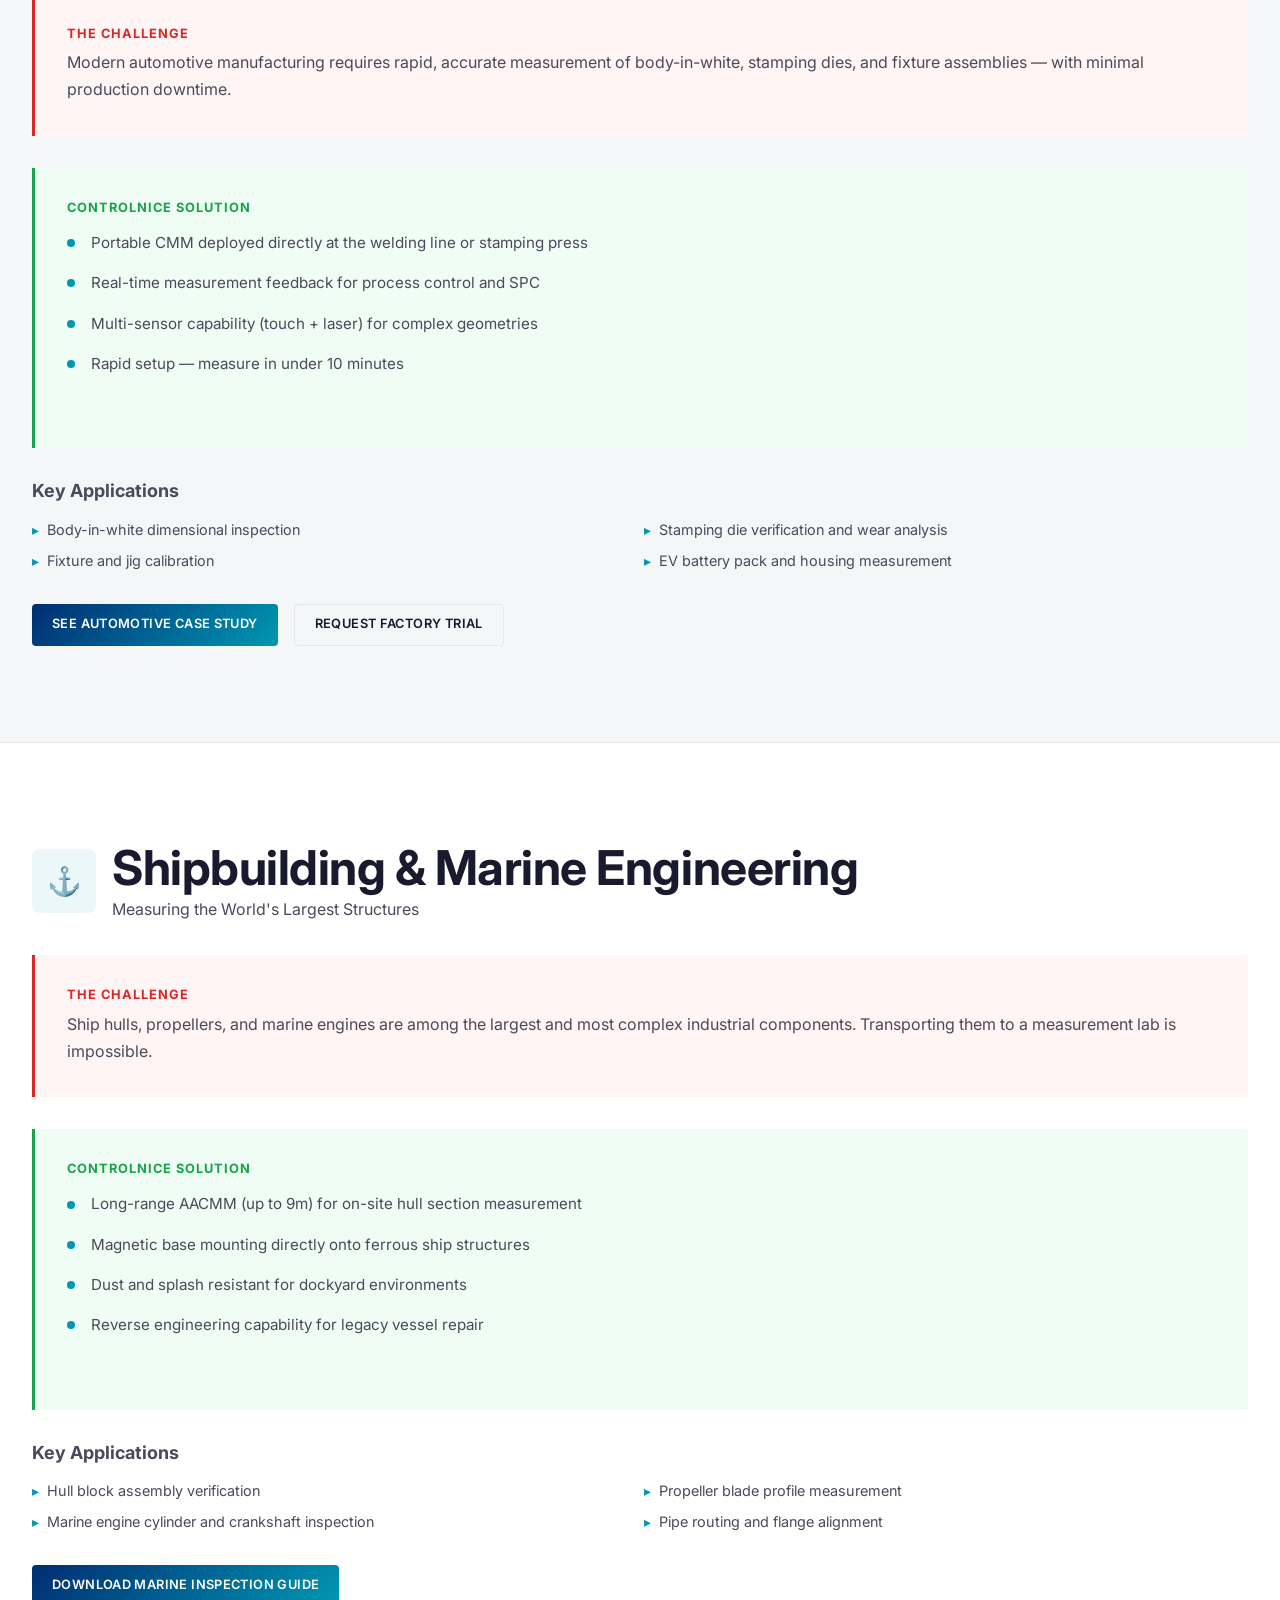
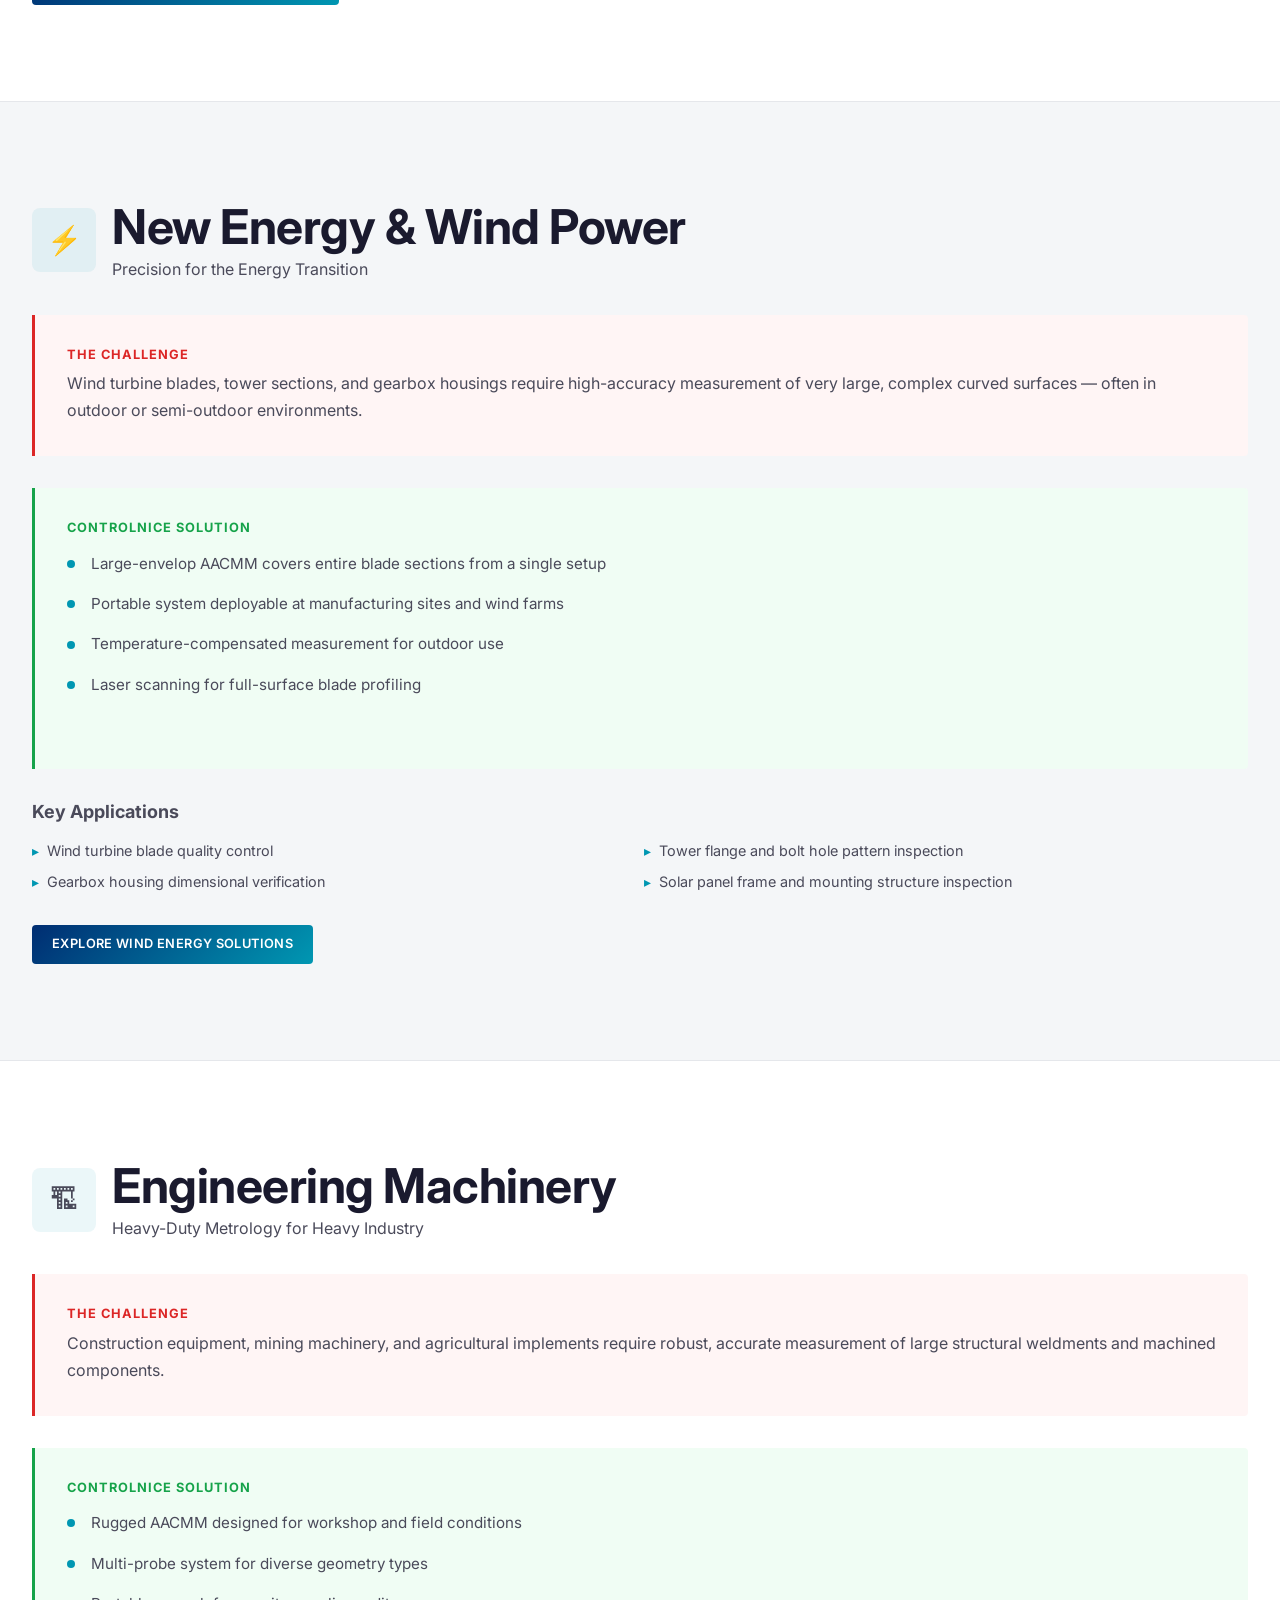
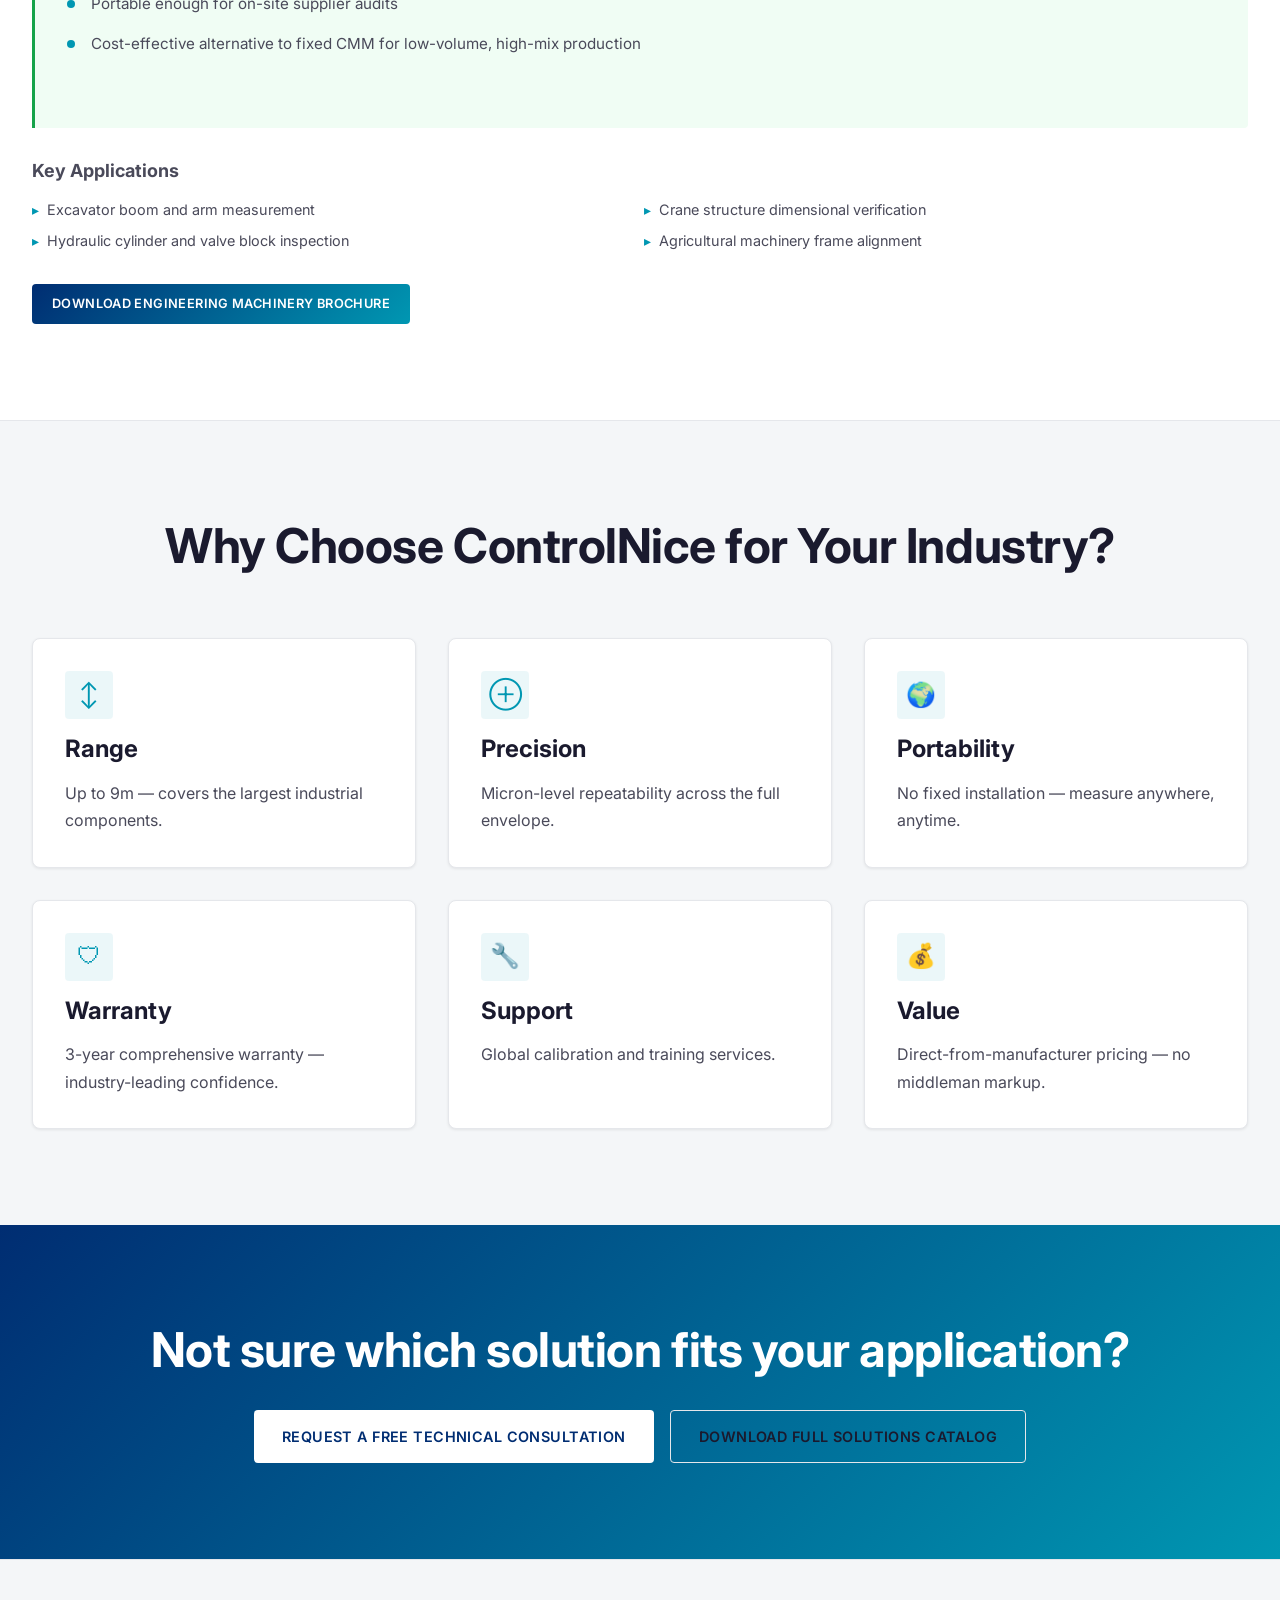
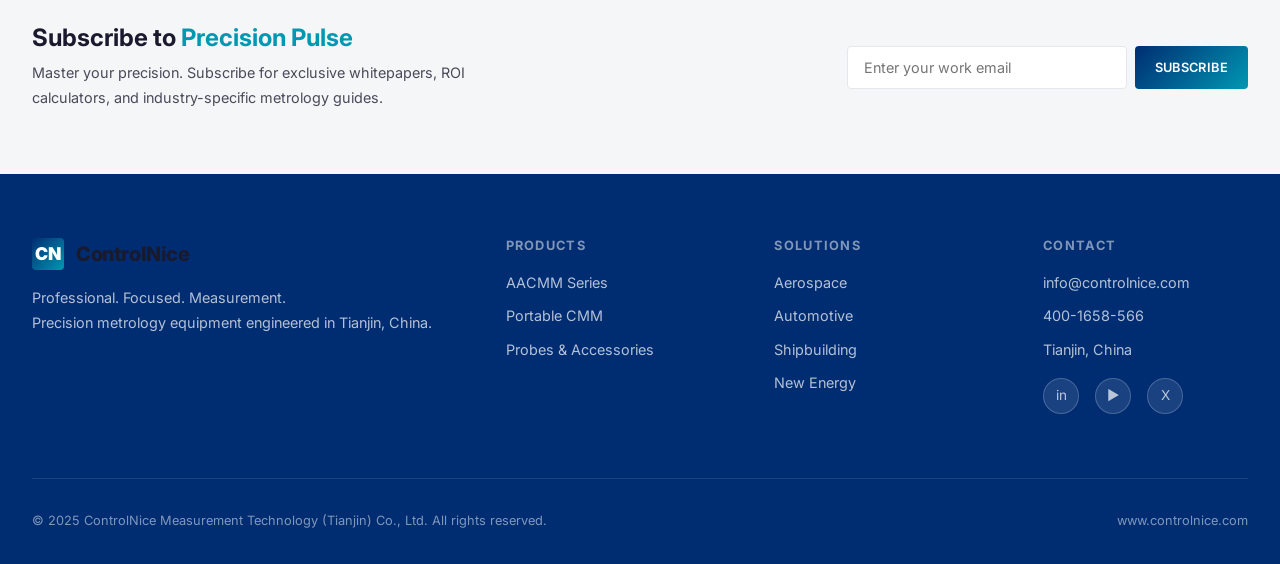
<file: solutions.html>
<!DOCTYPE html>
<html lang="en">
<head>
  <meta charset="UTF-8">
  <meta name="viewport" content="width=device-width, initial-scale=1.0">
  <title>Industry Solutions | Precision Metrology for Every Application — ControlNice</title>
  <meta name="description" content="ControlNice AACMM solutions for aerospace, automotive, shipbuilding, new energy, and engineering machinery. Large-scale, micron-level precision for the world's most demanding industries.">
  <meta name="keywords" content="Aerospace CMM, Automotive Metrology, Shipbuilding Measurement, Wind Turbine Inspection, Portable CMM Solutions">
  <link rel="canonical" href="https://jamwana.github.io/controlnice-site/solutions.html">
  <link rel="icon" type="image/png" href="images/favicon.png">
  <link rel="apple-touch-icon" href="images/apple-touch-icon.png">
  <link rel="preconnect" href="https://fonts.googleapis.com">
  <link rel="preconnect" href="https://fonts.gstatic.com" crossorigin>
  <link href="https://fonts.googleapis.com/css2?family=Inter:wght@400;500;600;700;800;900&display=swap" rel="stylesheet">
  <link rel="stylesheet" href="css/style.css?v=6">

  <!-- Open Graph -->
  <meta property="og:type" content="website">
  <meta property="og:url" content="https://jamwana.github.io/controlnice-site/solutions.html">
  <meta property="og:site_name" content="ControlNice">
  <meta property="og:title" content="Industry Solutions | Precision Metrology for Every Application — ControlNice">
  <meta property="og:description" content="ControlNice AACMM solutions for aerospace, automotive, shipbuilding, new energy, and engineering machinery. Large-scale, micron-level precision.">
  <meta property="og:image" content="https://jamwana.github.io/controlnice-site/images/products/product-cna-6axis.png">
  <meta property="og:image:width" content="1200">
  <meta property="og:image:height" content="630">
  <meta property="og:locale" content="en_US">

  <!-- Twitter Card -->
  <meta name="twitter:card" content="summary_large_image">
  <meta name="twitter:site" content="@controlnice">
  <meta name="twitter:title" content="Industry Solutions | ControlNice">
  <meta name="twitter:description" content="Tailored metrology solutions for aerospace, automotive, shipbuilding, wind energy &amp; heavy machinery.">
  <meta name="twitter:image" content="https://jamwana.github.io/controlnice-site/images/products/product-cna-6axis.png">

  <!-- JSON-LD Service Schema -->
  <script type="application/ld+json">
  {
    "@context": "https://schema.org",
    "@type": "Service",
    "serviceType": "Metrology Solutions",
    "provider": {
      "@type": "Organization",
      "name": "ControlNice Measurement Technology (Tianjin) Co., Ltd.",
      "url": "https://www.controlnice.com",
      "address": {
        "@type": "PostalAddress",
        "addressLocality": "Tianjin",
        "addressCountry": "CN"
      }
    },
    "areaServed": "Worldwide",
    "description": "Portable Articulated Arm CMM solutions for aerospace, automotive, shipbuilding, new energy, and engineering machinery industries."
  }
  </script>
</head>
<body>
  <!-- Navigation -->
  <nav class="navbar" id="navbar">
    <div class="container container-wide navbar-inner">
      <a href="index.html" class="navbar-brand">
        <div class="brand-icon">CN</div>
        ControlNice
      </a>
      <ul class="navbar-menu">
        <li><a href="index.html">Home</a></li>
        <li><a href="products.html">Products</a></li>
        <li><a href="solutions.html" class="active">Solutions</a></li>
        <li><a href="about.html">About Us</a></li>
      </ul>
      <div class="navbar-cta">
        <a href="about.html#contact" class="btn btn-sm btn-outline-accent">Request a Quote</a>
      </div>
      <button class="navbar-toggle" id="navToggle" aria-label="Toggle menu">
        <span></span><span></span><span></span>
      </button>
    </div>
  </nav>

  <!-- Page Header -->
  <section class="page-header">
    <div class="container container-wide">
      <h1>Industry-Specific <span class="text-accent">Metrology Solutions.</span></h1>
      <p>Every industry has unique measurement challenges. ControlNice delivers tailored Articulated Arm CMM solutions that solve real-world inspection problems &mdash; from aerospace-grade tolerances to shop-floor durability.</p>
    </div>
  </section>

  <!-- Aerospace -->
  <section class="solution-block" id="aerospace">
    <div class="container container-wide">
      <div class="solution-header">
        <div class="sol-icon">&#x2708;</div>
        <div>
          <h2>Aerospace &amp; Defense</h2>
          <p style="color: var(--color-text-secondary);">Large-Scale Precision for Aerospace Components</p>
        </div>
      </div>
      <div class="challenge-box">
        <h4>The Challenge</h4>
        <p>Aircraft structures, engine housings, and wing assemblies demand micron-level accuracy across multi-meter dimensions. Traditional CMMs are limited by their fixed gantry size.</p>
      </div>
      <div class="solution-box">
        <h4>ControlNice Solution</h4>
        <ul class="feature-list">
          <li>Portable AACMM reaches up to 9m, measuring entire fuselage sections on-site</li>
          <li>Non-destructive inspection with touch probe and laser scanning</li>
          <li>Compatible with aerospace quality standards (AS9100, NADCAP)</li>
          <li>Real-time GD&amp;T analysis for first-article inspection</li>
        </ul>
      </div>
      <h4 style="margin-bottom: var(--spacing-sm); color: var(--color-text-secondary);">Key Applications</h4>
      <div class="applications-list">
        <div class="app-item">Wing spar and rib measurement</div>
        <div class="app-item">Engine nacelle and casing verification</div>
        <div class="app-item">Landing gear component inspection</div>
        <div class="app-item">Composite panel dimensional control</div>
      </div>
      <div style="margin-top: var(--spacing-md); display: flex; gap: var(--spacing-sm);">
        <a href="#" class="btn btn-primary btn-sm">Download Aerospace Application Note</a>
        <a href="about.html#contact" class="btn btn-secondary btn-sm">Request a Demo</a>
      </div>
    </div>
  </section>

  <!-- Automotive -->
  <section class="solution-block bg-alt" id="automotive">
    <div class="container container-wide">
      <div class="solution-header">
        <div class="sol-icon">&#x1F697;</div>
        <div>
          <h2>Automotive Manufacturing</h2>
          <p style="color: var(--color-text-secondary);">Speed and Precision on the Production Line</p>
        </div>
      </div>
      <div class="challenge-box">
        <h4>The Challenge</h4>
        <p>Modern automotive manufacturing requires rapid, accurate measurement of body-in-white, stamping dies, and fixture assemblies &mdash; with minimal production downtime.</p>
      </div>
      <div class="solution-box">
        <h4>ControlNice Solution</h4>
        <ul class="feature-list">
          <li>Portable CMM deployed directly at the welding line or stamping press</li>
          <li>Real-time measurement feedback for process control and SPC</li>
          <li>Multi-sensor capability (touch + laser) for complex geometries</li>
          <li>Rapid setup &mdash; measure in under 10 minutes</li>
        </ul>
      </div>
      <h4 style="margin-bottom: var(--spacing-sm); color: var(--color-text-secondary);">Key Applications</h4>
      <div class="applications-list">
        <div class="app-item">Body-in-white dimensional inspection</div>
        <div class="app-item">Stamping die verification and wear analysis</div>
        <div class="app-item">Fixture and jig calibration</div>
        <div class="app-item">EV battery pack and housing measurement</div>
      </div>
      <div style="margin-top: var(--spacing-md); display: flex; gap: var(--spacing-sm);">
        <a href="#" class="btn btn-primary btn-sm">See Automotive Case Study</a>
        <a href="about.html#contact" class="btn btn-secondary btn-sm">Request Factory Trial</a>
      </div>
    </div>
  </section>

  <!-- Shipbuilding -->
  <section class="solution-block" id="shipbuilding">
    <div class="container container-wide">
      <div class="solution-header">
        <div class="sol-icon">&#x2693;</div>
        <div>
          <h2>Shipbuilding &amp; Marine Engineering</h2>
          <p style="color: var(--color-text-secondary);">Measuring the World's Largest Structures</p>
        </div>
      </div>
      <div class="challenge-box">
        <h4>The Challenge</h4>
        <p>Ship hulls, propellers, and marine engines are among the largest and most complex industrial components. Transporting them to a measurement lab is impossible.</p>
      </div>
      <div class="solution-box">
        <h4>ControlNice Solution</h4>
        <ul class="feature-list">
          <li>Long-range AACMM (up to 9m) for on-site hull section measurement</li>
          <li>Magnetic base mounting directly onto ferrous ship structures</li>
          <li>Dust and splash resistant for dockyard environments</li>
          <li>Reverse engineering capability for legacy vessel repair</li>
        </ul>
      </div>
      <h4 style="margin-bottom: var(--spacing-sm); color: var(--color-text-secondary);">Key Applications</h4>
      <div class="applications-list">
        <div class="app-item">Hull block assembly verification</div>
        <div class="app-item">Propeller blade profile measurement</div>
        <div class="app-item">Marine engine cylinder and crankshaft inspection</div>
        <div class="app-item">Pipe routing and flange alignment</div>
      </div>
      <div style="margin-top: var(--spacing-md); display: flex; gap: var(--spacing-sm);">
        <a href="#" class="btn btn-primary btn-sm">Download Marine Inspection Guide</a>
      </div>
    </div>
  </section>

  <!-- New Energy -->
  <section class="solution-block bg-alt" id="energy">
    <div class="container container-wide">
      <div class="solution-header">
        <div class="sol-icon">&#x26A1;</div>
        <div>
          <h2>New Energy &amp; Wind Power</h2>
          <p style="color: var(--color-text-secondary);">Precision for the Energy Transition</p>
        </div>
      </div>
      <div class="challenge-box">
        <h4>The Challenge</h4>
        <p>Wind turbine blades, tower sections, and gearbox housings require high-accuracy measurement of very large, complex curved surfaces &mdash; often in outdoor or semi-outdoor environments.</p>
      </div>
      <div class="solution-box">
        <h4>ControlNice Solution</h4>
        <ul class="feature-list">
          <li>Large-envelop AACMM covers entire blade sections from a single setup</li>
          <li>Portable system deployable at manufacturing sites and wind farms</li>
          <li>Temperature-compensated measurement for outdoor use</li>
          <li>Laser scanning for full-surface blade profiling</li>
        </ul>
      </div>
      <h4 style="margin-bottom: var(--spacing-sm); color: var(--color-text-secondary);">Key Applications</h4>
      <div class="applications-list">
        <div class="app-item">Wind turbine blade quality control</div>
        <div class="app-item">Tower flange and bolt hole pattern inspection</div>
        <div class="app-item">Gearbox housing dimensional verification</div>
        <div class="app-item">Solar panel frame and mounting structure inspection</div>
      </div>
      <div style="margin-top: var(--spacing-md); display: flex; gap: var(--spacing-sm);">
        <a href="#" class="btn btn-primary btn-sm">Explore Wind Energy Solutions</a>
      </div>
    </div>
  </section>

  <!-- Engineering Machinery -->
  <section class="solution-block" id="machinery">
    <div class="container container-wide">
      <div class="solution-header">
        <div class="sol-icon">&#x1F3D7;</div>
        <div>
          <h2>Engineering Machinery</h2>
          <p style="color: var(--color-text-secondary);">Heavy-Duty Metrology for Heavy Industry</p>
        </div>
      </div>
      <div class="challenge-box">
        <h4>The Challenge</h4>
        <p>Construction equipment, mining machinery, and agricultural implements require robust, accurate measurement of large structural weldments and machined components.</p>
      </div>
      <div class="solution-box">
        <h4>ControlNice Solution</h4>
        <ul class="feature-list">
          <li>Rugged AACMM designed for workshop and field conditions</li>
          <li>Multi-probe system for diverse geometry types</li>
          <li>Portable enough for on-site supplier audits</li>
          <li>Cost-effective alternative to fixed CMM for low-volume, high-mix production</li>
        </ul>
      </div>
      <h4 style="margin-bottom: var(--spacing-sm); color: var(--color-text-secondary);">Key Applications</h4>
      <div class="applications-list">
        <div class="app-item">Excavator boom and arm measurement</div>
        <div class="app-item">Crane structure dimensional verification</div>
        <div class="app-item">Hydraulic cylinder and valve block inspection</div>
        <div class="app-item">Agricultural machinery frame alignment</div>
      </div>
      <div style="margin-top: var(--spacing-md); display: flex; gap: var(--spacing-sm);">
        <a href="#" class="btn btn-primary btn-sm">Download Engineering Machinery Brochure</a>
      </div>
    </div>
  </section>

  <!-- Why Choose -->
  <section class="comparison-section">
    <div class="container container-wide">
      <div class="section-header">
        <h2>Why Choose ControlNice for Your Industry?</h2>
      </div>
      <div class="value-grid" style="grid-template-columns: repeat(3, 1fr);">
        <div class="value-card">
          <div class="card-icon">&#x2195;</div>
          <h3>Range</h3>
          <p>Up to 9m &mdash; covers the largest industrial components.</p>
        </div>
        <div class="value-card">
          <div class="card-icon">&#x2295;</div>
          <h3>Precision</h3>
          <p>Micron-level repeatability across the full envelope.</p>
        </div>
        <div class="value-card">
          <div class="card-icon">&#x1F30D;</div>
          <h3>Portability</h3>
          <p>No fixed installation &mdash; measure anywhere, anytime.</p>
        </div>
        <div class="value-card">
          <div class="card-icon">&#x1F6E1;</div>
          <h3>Warranty</h3>
          <p>3-year comprehensive warranty &mdash; industry-leading confidence.</p>
        </div>
        <div class="value-card">
          <div class="card-icon">&#x1F527;</div>
          <h3>Support</h3>
          <p>Global calibration and training services.</p>
        </div>
        <div class="value-card">
          <div class="card-icon">&#x1F4B0;</div>
          <h3>Value</h3>
          <p>Direct-from-manufacturer pricing &mdash; no middleman markup.</p>
        </div>
      </div>
    </div>
  </section>

  <!-- CTA Strip -->
  <section class="cta-strip">
    <div class="container container-wide">
      <h2>Not sure which solution fits your application?</h2>
      <div class="cta-actions">
        <a href="about.html#contact" class="btn btn-primary">Request a Free Technical Consultation</a>
        <a href="#" class="btn btn-secondary">Download Full Solutions Catalog</a>
      </div>
    </div>
  </section>

  <!-- Newsletter -->
  <section class="newsletter-section">
    <div class="container container-wide">
      <div class="newsletter-inner">
        <div class="newsletter-text">
          <h3>Subscribe to <span class="text-accent">Precision Pulse</span></h3>
          <p>Master your precision. Subscribe for exclusive whitepapers, ROI calculators, and industry-specific metrology guides.</p>
        </div>
        <form class="newsletter-form" id="newsletterForm">
          <input type="email" name="email" placeholder="Enter your work email" required>
          <button type="submit" class="btn btn-primary btn-sm">Subscribe</button>
        </form>
      </div>
    </div>
  </section>

  <!-- Footer -->
  <footer class="footer">
    <div class="container container-wide">
      <div class="footer-grid">
        <div class="footer-brand">
          <div class="navbar-brand">
            <div class="brand-icon">CN</div>
            ControlNice
          </div>
          <p>Professional. Focused. Measurement.<br>Precision metrology equipment engineered in Tianjin, China.</p>
        </div>
        <div class="footer-col">
          <h4>Products</h4>
          <ul>
            <li><a href="products.html#aacmm">AACMM Series</a></li>
            <li><a href="products.html#portable">Portable CMM</a></li>
            <li><a href="products.html#accessories">Probes &amp; Accessories</a></li>
          </ul>
        </div>
        <div class="footer-col">
          <h4>Solutions</h4>
          <ul>
            <li><a href="#aerospace">Aerospace</a></li>
            <li><a href="#automotive">Automotive</a></li>
            <li><a href="#shipbuilding">Shipbuilding</a></li>
            <li><a href="#energy">New Energy</a></li>
          </ul>
        </div>
        <div class="footer-col">
          <h4>Contact</h4>
          <ul>
            <li><a href="mailto:info@controlnice.com">info@controlnice.com</a></li>
            <li><a href="tel:400-1658-566">400-1658-566</a></li>
            <li><a href="about.html">Tianjin, China</a></li>
          </ul>
          <div class="social-links" style="margin-top: var(--spacing-sm);">
            <a href="#" aria-label="LinkedIn">in</a>
            <a href="#" aria-label="YouTube">&#x25B6;</a>
            <a href="#" aria-label="X">X</a>
          </div>
        </div>
      </div>
      <div class="footer-bottom">
        <span>&copy; 2025 ControlNice Measurement Technology (Tianjin) Co., Ltd. All rights reserved.</span>
        <span>www.controlnice.com</span>
      </div>
    </div>
  </footer>

  <!-- Floating CTA -->
  <div class="floating-cta" id="floatingCta">
    <a href="about.html#contact" class="btn btn-primary btn-sm">Request 1-on-1 Precision Audit</a>
  </div>

  <!-- Sticky RFQ Bar -->
  <div class="sticky-rfq" id="stickyRfq">
    <p>Looking for a <span class="text-accent" style="font-weight:600;">portable CMM</span>? Get specs, pricing &amp; compatibility in one click.</p>
    <a href="about.html#contact" class="btn btn-primary btn-sm">Instant Quote</a>
  </div>

  <script src="js/main.js"></script>
</body>
</html>
</file>
<file: css/style.css>
/* ========================================
   ControlNice — Global Styles
   Hexagon-inspired enterprise design system
   Brand: Deep Blue (#002D72), Cyan Blue (#0097B2), White (#FFFFFF), Light Gray (#F4F6F8)
   Deployed: 2026-04-26T05:07:00+08:00
   ======================================== */

:root {
  /* Hexagon-inspired palette */
  --color-primary: #0097B2;
  --color-primary-dark: #007A91;
  --color-primary-light: #00B8D4;
  --color-secondary: #002D72;
  --color-secondary-light: #004099;
  
  /* Backgrounds */
  --color-bg: #FFFFFF;
  --color-bg-alt: #F4F6F8;
  --color-bg-card: #FFFFFF;
  --color-bg-elevated: #E8ECF0;
  
  /* Text */
  --color-text: #1A1A2E;
  --color-text-secondary: #4A4A5A;
  --color-text-muted: #6B7280;
  --color-text-light: #9CA3AF;
  --color-white: #FFFFFF;
  
  /* Accents */
  --color-accent: #0097B2;
  --color-accent-hover: #007A91;
  --color-accent-light: rgba(0, 151, 178, 0.08);
  --color-accent-dim: rgba(0, 151, 178, 0.12);
  --color-gradient: linear-gradient(135deg, #002D72 0%, #0097B2 100%);
  --color-gradient-soft: linear-gradient(135deg, rgba(0,45,114,0.05) 0%, rgba(0,151,178,0.08) 100%);
  
  /* Borders */
  --color-border: #E5E7EB;
  --color-border-light: #F0F0F0;
  
  /* Shadows */
  --shadow-sm: 0 1px 3px rgba(0,0,0,0.08);
  --shadow-md: 0 4px 12px rgba(0,0,0,0.1);
  --shadow-lg: 0 8px 24px rgba(0,0,0,0.12);
  --shadow-xl: 0 16px 40px rgba(0,0,0,0.15);
  
  --font-primary: 'Inter', -apple-system, BlinkMacSystemFont, 'Segoe UI', sans-serif;
  --font-mono: 'JetBrains Mono', 'SF Mono', 'Fira Code', monospace;

  --spacing-xs: 0.5rem;
  --spacing-sm: 1rem;
  --spacing-md: 2rem;
  --spacing-lg: 4rem;
  --spacing-xl: 6rem;
  --spacing-2xl: 8rem;

  --container-max: 1280px;
  --container-wide: 1440px;
  --radius-sm: 4px;
  --radius-md: 8px;
  --radius-lg: 16px;

  --transition-fast: 0.15s ease;
  --transition-base: 0.3s ease;
}

*, *::before, *::after {
  margin: 0;
  padding: 0;
  box-sizing: border-box;
}

html {
  scroll-behavior: smooth;
  font-size: 16px;
}

body {
  font-family: var(--font-primary);
  background: var(--color-bg);
  color: var(--color-text-secondary);
  line-height: 1.6;
  -webkit-font-smoothing: antialiased;
  -moz-osx-font-smoothing: grayscale;
}

/* Container */
.container {
  width: 100%;
  max-width: var(--container-max);
  margin: 0 auto;
  padding: 0 var(--spacing-md);
}

.container-wide {
  max-width: var(--container-wide);
}

/* Typography */
h1, h2, h3, h4, h5, h6 {
  color: var(--color-text);
  font-weight: 700;
  line-height: 1.2;
}

h1 { font-size: clamp(2.5rem, 5vw, 4.5rem); letter-spacing: -0.02em; }
h2 { font-size: clamp(2rem, 4vw, 3rem); letter-spacing: -0.01em; }
h3 { font-size: clamp(1.25rem, 2vw, 1.5rem); }
h4 { font-size: 1.125rem; }

p { color: var(--color-text-secondary); line-height: 1.7; }

a {
  color: inherit;
  text-decoration: none;
  transition: color var(--transition-fast);
}

/* Utility */
.text-accent { color: var(--color-accent); }
.text-muted { color: var(--color-text-muted); }
.text-mono { font-family: var(--font-mono); }
.bg-alt { background: var(--color-bg-alt); }

/* Buttons */
.btn {
  display: inline-flex;
  align-items: center;
  gap: var(--spacing-xs);
  padding: 0.875rem 1.75rem;
  font-size: 0.9rem;
  font-weight: 600;
  letter-spacing: 0.03em;
  text-transform: uppercase;
  border: none;
  border-radius: var(--radius-sm);
  cursor: pointer;
  transition: all var(--transition-base);
  font-family: var(--font-primary);
}

.btn-primary {
  background: var(--color-gradient);
  color: var(--color-white);
}
.btn-primary:hover {
  transform: translateY(-2px);
  box-shadow: var(--shadow-lg);
  opacity: 0.95;
}

.btn-secondary {
  background: transparent;
  color: var(--color-text);
  border: 1px solid var(--color-border);
}
.btn-secondary:hover {
  border-color: var(--color-accent);
  color: var(--color-accent);
}

.btn-outline-accent {
  background: transparent;
  color: var(--color-accent);
  border: 1px solid var(--color-accent);
}
.btn-outline-accent:hover {
  background: var(--color-accent);
  color: var(--color-white);
}

.btn-sm {
  padding: 0.6rem 1.25rem;
  font-size: 0.8rem;
}

/* Navigation */
.navbar {
  position: fixed;
  top: 0;
  left: 0;
  right: 0;
  z-index: 1000;
  background: rgba(255, 255, 255, 0.96);
  backdrop-filter: blur(12px);
  border-bottom: 1px solid var(--color-border);
  transition: all var(--transition-base);
}

.navbar.scrolled {
  background: rgba(255, 255, 255, 0.98);
  box-shadow: var(--shadow-md);
}

.navbar-inner {
  display: flex;
  align-items: center;
  justify-content: space-between;
  height: 72px;
}

.navbar-brand {
  display: flex;
  align-items: center;
  gap: 0.75rem;
  font-size: 1.25rem;
  font-weight: 800;
  color: var(--color-text);
  letter-spacing: -0.02em;
}

.navbar-brand .brand-icon {
  width: 32px;
  height: 32px;
  background: var(--color-gradient);
  border-radius: var(--radius-sm);
  display: flex;
  align-items: center;
  justify-content: center;
  color: var(--color-white);
  font-weight: 900;
  font-size: 1.1rem;
}

.navbar-menu {
  display: flex;
  align-items: center;
  gap: var(--spacing-md);
  list-style: none;
}

.navbar-menu a {
  font-size: 0.875rem;
  font-weight: 500;
  color: var(--color-text-muted);
  text-transform: uppercase;
  letter-spacing: 0.05em;
  padding: 0.5rem 0;
  position: relative;
}

.navbar-menu a::after {
  content: '';
  position: absolute;
  bottom: 0;
  left: 0;
  width: 0;
  height: 2px;
  background: var(--color-accent);
  transition: width var(--transition-base);
}

.navbar-menu a:hover,
.navbar-menu a.active {
  color: var(--color-text);
}

.navbar-menu a:hover::after,
.navbar-menu a.active::after {
  width: 100%;
}

.navbar-cta {
  display: flex;
  align-items: center;
  gap: var(--spacing-sm);
}

/* Mobile Menu */
.navbar-toggle {
  display: none;
  flex-direction: column;
  gap: 5px;
  background: none;
  border: none;
  cursor: pointer;
  padding: 4px;
}

.navbar-toggle span {
  display: block;
  width: 24px;
  height: 2px;
  background: var(--color-text);
  transition: all var(--transition-base);
}

/* Hero Section */
.hero {
  min-height: 100vh;
  display: flex;
  align-items: center;
  position: relative;
  overflow: hidden;
  padding-top: 72px;
  background: linear-gradient(135deg, #F8FAFC 0%, #FFFFFF 50%, #F0F9FF 100%);
}

.hero::before {
  content: '';
  position: absolute;
  top: 0;
  right: 0;
  width: 60%;
  height: 100%;
  background: linear-gradient(135deg, rgba(0,45,114,0.03) 0%, rgba(0,151,178,0.06) 100%);
  clip-path: polygon(20% 0, 100% 0, 100% 100%, 0% 100%);
}

.hero-content {
  position: relative;
  z-index: 2;
  max-width: 720px;
}

.hero h1 {
  margin-bottom: var(--spacing-md);
  color: var(--color-text);
}

.hero h1 .accent {
  color: var(--color-accent);
  background: var(--color-gradient);
  -webkit-background-clip: text;
  -webkit-text-fill-color: transparent;
  background-clip: text;
}

.hero-subtitle {
  font-size: clamp(1.1rem, 2vw, 1.35rem);
  color: var(--color-text-secondary);
  margin-bottom: var(--spacing-lg);
  max-width: 600px;
}

.hero-ctas {
  display: flex;
  gap: var(--spacing-sm);
  flex-wrap: wrap;
}

.hero-visual {
  position: absolute;
  right: 0;
  top: 50%;
  transform: translateY(-50%);
  width: 45%;
  height: 70vh;
  display: flex;
  align-items: center;
  justify-content: center;
}

.hero-visual-placeholder {
  width: 100%;
  height: 100%;
  background: var(--color-bg-card);
  border: 1px solid var(--color-border);
  border-radius: var(--radius-lg);
  box-shadow: var(--shadow-xl);
  display: flex;
  align-items: center;
  justify-content: center;
  color: var(--color-text-muted);
  font-size: 0.875rem;
  position: relative;
  overflow: hidden;
}

.hero-visual-placeholder::before {
  content: '';
  position: absolute;
  inset: 0;
  background: linear-gradient(135deg, rgba(0,45,114,0.02) 0%, rgba(0,151,178,0.05) 100%);
}

/* Stats Bar */
.stats-bar {
  background: var(--color-bg);
  border-top: 1px solid var(--color-border);
  border-bottom: 1px solid var(--color-border);
  padding: var(--spacing-md) 0;
}

.stats-grid {
  display: grid;
  grid-template-columns: repeat(4, 1fr);
  gap: var(--spacing-md);
  text-align: center;
}

.stat-item {
  padding: var(--spacing-sm) 0;
}

.stat-value {
  font-size: 2.5rem;
  font-weight: 800;
  color: var(--color-accent);
  line-height: 1;
  margin-bottom: var(--spacing-xs);
}

.stat-label {
  font-size: 0.8rem;
  color: var(--color-text-muted);
  text-transform: uppercase;
  letter-spacing: 0.1em;
}

/* Value Propositions */
.value-section {
  padding: var(--spacing-2xl) 0;
}

.value-grid {
  display: grid;
  grid-template-columns: repeat(3, 1fr);
  gap: var(--spacing-md);
}

.value-card {
  background: var(--color-bg-card);
  border: 1px solid var(--color-border);
  border-radius: var(--radius-md);
  padding: var(--spacing-md);
  transition: all var(--transition-base);
  box-shadow: var(--shadow-sm);
}

.value-card:hover {
  border-color: var(--color-accent);
  transform: translateY(-4px);
  box-shadow: var(--shadow-lg);
}

.value-card .card-icon {
  width: 48px;
  height: 48px;
  background: var(--color-accent-light);
  border-radius: var(--radius-sm);
  display: flex;
  align-items: center;
  justify-content: center;
  margin-bottom: var(--spacing-sm);
  color: var(--color-accent);
  font-size: 1.5rem;
}

.value-card h3 {
  margin-bottom: var(--spacing-sm);
}

/* Industries Section */
.industries-section {
  padding: var(--spacing-xl) 0;
  background: var(--color-bg-alt);
}

.section-header {
  text-align: center;
  margin-bottom: var(--spacing-lg);
}

.section-header h2 {
  margin-bottom: var(--spacing-sm);
}

.section-header p {
  max-width: 600px;
  margin: 0 auto;
  font-size: 1.1rem;
}

.industries-grid {
  display: grid;
  grid-template-columns: repeat(5, 1fr);
  gap: var(--spacing-sm);
}

.industry-card {
  background: var(--color-bg-card);
  border: 1px solid var(--color-border);
  border-radius: var(--radius-md);
  padding: var(--spacing-md);
  text-align: center;
  transition: all var(--transition-base);
  cursor: pointer;
  box-shadow: var(--shadow-sm);
}

.industry-card:hover {
  border-color: var(--color-accent);
  box-shadow: var(--shadow-md);
}

.industry-card .ind-icon {
  width: 56px;
  height: 56px;
  background: var(--color-bg-alt);
  border-radius: 50%;
  display: flex;
  align-items: center;
  justify-content: center;
  margin: 0 auto var(--spacing-sm);
  font-size: 1.5rem;
}

/* CTA Strip */
.cta-strip {
  padding: var(--spacing-xl) 0;
  text-align: center;
  background: var(--color-gradient);
}

.cta-strip h2 {
  margin-bottom: var(--spacing-md);
  color: var(--color-white);
}

.cta-strip p {
  color: rgba(255,255,255,0.85);
  margin-bottom: var(--spacing-md);
}

.cta-strip .btn-primary {
  background: var(--color-white);
  color: var(--color-secondary);
}
.cta-strip .btn-primary:hover {
  box-shadow: var(--shadow-xl);
}

.cta-strip .cta-actions {
  display: flex;
  gap: var(--spacing-sm);
  justify-content: center;
  flex-wrap: wrap;
}

/* Products Page */
.page-header {
  padding: calc(72px + var(--spacing-xl)) 0 var(--spacing-lg);
  text-align: center;
  background: var(--color-bg-alt);
  border-bottom: 1px solid var(--color-border);
}

.page-header h1 {
  margin-bottom: var(--spacing-sm);
}

.page-header p {
  max-width: 700px;
  margin: 0 auto;
  font-size: 1.15rem;
}

.product-block {
  padding: var(--spacing-xl) 0;
  border-bottom: 1px solid var(--color-border);
}

.product-block:last-child {
  border-bottom: none;
}

.product-block:nth-child(even) {
  background: var(--color-bg-alt);
}

.product-layout {
  display: grid;
  grid-template-columns: 1fr 1fr;
  gap: var(--spacing-lg);
  align-items: center;
}

.product-layout.reverse .product-visual {
  order: 1;
}

.product-visual {
  background: var(--color-bg-card);
  border: 1px solid var(--color-border);
  border-radius: var(--radius-lg);
  height: 400px;
  display: flex;
  align-items: center;
  justify-content: center;
  color: var(--color-text-muted);
  position: relative;
  overflow: hidden;
  box-shadow: var(--shadow-md);
}

.product-visual::after {
  content: '';
  position: absolute;
  inset: 0;
  background: linear-gradient(135deg, transparent 50%, var(--color-accent-light) 100%);
  opacity: 0.5;
}

.product-info h2 {
  margin-bottom: var(--spacing-sm);
}

.product-info > p {
  margin-bottom: var(--spacing-md);
  font-size: 1.05rem;
}

.feature-list {
  list-style: none;
  margin-bottom: var(--spacing-md);
}

.feature-list li {
  padding: var(--spacing-xs) 0;
  padding-left: 1.5rem;
  position: relative;
  color: var(--color-text-secondary);
  font-size: 0.95rem;
}

.feature-list li::before {
  content: '';
  position: absolute;
  left: 0;
  top: 50%;
  transform: translateY(-50%);
  width: 8px;
  height: 8px;
  background: var(--color-accent);
  border-radius: 50%;
}

.product-ctas {
  display: flex;
  gap: var(--spacing-sm);
  flex-wrap: wrap;
}

/* Comparison Table */
.comparison-section {
  padding: var(--spacing-xl) 0;
  background: var(--color-bg-alt);
}

.comparison-table {
  width: 100%;
  border-collapse: collapse;
  background: var(--color-bg-card);
  border: 1px solid var(--color-border);
  border-radius: var(--radius-md);
  overflow: hidden;
  box-shadow: var(--shadow-sm);
}

.comparison-table th,
.comparison-table td {
  padding: 1rem 1.5rem;
  text-align: left;
  border-bottom: 1px solid var(--color-border);
}

.comparison-table th {
  background: var(--color-secondary);
  color: var(--color-white);
  font-weight: 600;
  font-size: 0.85rem;
  text-transform: uppercase;
  letter-spacing: 0.05em;
}

.comparison-table td {
  color: var(--color-text-secondary);
}

.comparison-table tr:hover td {
  background: var(--color-accent-light);
}

/* Solutions Page */
.solution-block {
  padding: var(--spacing-xl) 0;
  border-bottom: 1px solid var(--color-border);
}

.solution-block:last-child {
  border-bottom: none;
}

.solution-header {
  display: flex;
  align-items: center;
  gap: var(--spacing-sm);
  margin-bottom: var(--spacing-md);
}

.solution-header .sol-icon {
  width: 64px;
  height: 64px;
  background: var(--color-accent-light);
  border-radius: var(--radius-md);
  display: flex;
  align-items: center;
  justify-content: center;
  font-size: 1.75rem;
  flex-shrink: 0;
}

.challenge-box {
  background: #FFF5F5;
  border-left: 3px solid #DC2626;
  padding: var(--spacing-md);
  margin-bottom: var(--spacing-md);
  border-radius: 0 var(--radius-sm) var(--radius-sm) 0;
}

.challenge-box h4 {
  color: #DC2626;
  margin-bottom: var(--spacing-xs);
  text-transform: uppercase;
  font-size: 0.8rem;
  letter-spacing: 0.08em;
}

.solution-box {
  background: #F0FDF4;
  border-left: 3px solid #16A34A;
  padding: var(--spacing-md);
  margin-bottom: var(--spacing-md);
  border-radius: 0 var(--radius-sm) var(--radius-sm) 0;
}

.solution-box h4 {
  color: #16A34A;
  margin-bottom: var(--spacing-xs);
  text-transform: uppercase;
  font-size: 0.8rem;
  letter-spacing: 0.08em;
}

.applications-list {
  display: grid;
  grid-template-columns: repeat(2, 1fr);
  gap: var(--spacing-xs);
  margin-top: var(--spacing-sm);
}

.applications-list .app-item {
  display: flex;
  align-items: center;
  gap: 0.5rem;
  color: var(--color-text-secondary);
  font-size: 0.9rem;
}

.applications-list .app-item::before {
  content: '▸';
  color: var(--color-accent);
}

/* About Page */
.about-hero {
  padding: calc(72px + var(--spacing-xl)) 0 var(--spacing-lg);
  text-align: center;
  background: var(--color-bg-alt);
}

.about-hero .tagline {
  font-size: 1.5rem;
  color: var(--color-text-secondary);
  font-style: italic;
}

.about-section {
  padding: var(--spacing-xl) 0;
  border-bottom: 1px solid var(--color-border);
}

.about-section:last-child {
  border-bottom: none;
}

.about-grid {
  display: grid;
  grid-template-columns: 1fr 1fr;
  gap: var(--spacing-lg);
  align-items: start;
}

.about-facts {
  display: grid;
  gap: var(--spacing-sm);
}

.fact-item {
  display: flex;
  justify-content: space-between;
  padding: var(--spacing-sm) var(--spacing-md);
  background: var(--color-bg-card);
  border-radius: var(--radius-sm);
  border: 1px solid var(--color-border);
  box-shadow: var(--shadow-sm);
}

.fact-label {
  color: var(--color-text-muted);
  font-size: 0.9rem;
}

.fact-value {
  color: var(--color-text);
  font-weight: 600;
  font-size: 0.9rem;
}

.philosophy-cards {
  display: grid;
  grid-template-columns: repeat(3, 1fr);
  gap: var(--spacing-md);
}

.philosophy-card {
  background: var(--color-bg-card);
  border: 1px solid var(--color-border);
  border-radius: var(--radius-md);
  padding: var(--spacing-md);
  box-shadow: var(--shadow-sm);
}

.philosophy-card .p-keyword {
  color: var(--color-accent);
  font-size: 0.8rem;
  font-weight: 700;
  text-transform: uppercase;
  letter-spacing: 0.1em;
  margin-bottom: var(--spacing-xs);
}

.regions-grid {
  display: grid;
  grid-template-columns: repeat(4, 1fr);
  gap: var(--spacing-md);
}

.region-card {
  background: var(--color-bg-card);
  border: 1px solid var(--color-border);
  border-radius: var(--radius-md);
  padding: var(--spacing-md);
  box-shadow: var(--shadow-sm);
}

.region-card h4 {
  color: var(--color-accent);
  margin-bottom: var(--spacing-sm);
  font-size: 0.9rem;
  text-transform: uppercase;
  letter-spacing: 0.05em;
}

.region-card p {
  font-size: 0.85rem;
}

.contact-grid {
  display: grid;
  grid-template-columns: 1fr 1fr;
  gap: var(--spacing-lg);
}

.contact-info {
  display: grid;
  gap: var(--spacing-sm);
}

.contact-item {
  display: flex;
  align-items: flex-start;
  gap: var(--spacing-sm);
  padding: var(--spacing-sm);
  background: var(--color-bg-card);
  border-radius: var(--radius-sm);
  border: 1px solid var(--color-border);
  box-shadow: var(--shadow-sm);
}

.contact-item .ci-icon {
  color: var(--color-accent);
  font-size: 1.25rem;
  flex-shrink: 0;
  margin-top: 2px;
}

.contact-form {
  background: var(--color-bg-card);
  border: 1px solid var(--color-border);
  border-radius: var(--radius-md);
  padding: var(--spacing-md);
  box-shadow: var(--shadow-sm);
}

.contact-form h3 {
  margin-bottom: var(--spacing-md);
}

.form-group {
  margin-bottom: var(--spacing-sm);
}

.form-group label {
  display: block;
  font-size: 0.8rem;
  color: var(--color-text-muted);
  text-transform: uppercase;
  letter-spacing: 0.05em;
  margin-bottom: var(--spacing-xs);
}

.form-group input,
.form-group select,
.form-group textarea {
  width: 100%;
  padding: 0.75rem 1rem;
  background: var(--color-bg);
  border: 1px solid var(--color-border);
  border-radius: var(--radius-sm);
  color: var(--color-text);
  font-family: var(--font-primary);
  font-size: 0.95rem;
  transition: border-color var(--transition-fast);
}

.form-group input:focus,
.form-group select:focus,
.form-group textarea:focus {
  outline: none;
  border-color: var(--color-accent);
  box-shadow: 0 0 0 3px var(--color-accent-dim);
}

.form-group textarea {
  min-height: 100px;
  resize: vertical;
}

/* Footer */
.footer {
  background: var(--color-secondary);
  padding: var(--spacing-lg) 0 var(--spacing-md);
}

.footer-grid {
  display: grid;
  grid-template-columns: 2fr 1fr 1fr 1fr;
  gap: var(--spacing-lg);
  margin-bottom: var(--spacing-lg);
}

.footer-brand p {
  margin-top: var(--spacing-sm);
  font-size: 0.9rem;
  color: rgba(255,255,255,0.7);
}

.footer-col h4 {
  font-size: 0.8rem;
  text-transform: uppercase;
  letter-spacing: 0.1em;
  color: rgba(255,255,255,0.5);
  margin-bottom: var(--spacing-sm);
}

.footer-col ul {
  list-style: none;
}

.footer-col ul li {
  margin-bottom: var(--spacing-xs);
}

.footer-col ul li a {
  color: rgba(255,255,255,0.7);
  font-size: 0.9rem;
  transition: color var(--transition-fast);
}

.footer-col ul li a:hover {
  color: var(--color-white);
}

.footer-bottom {
  display: flex;
  justify-content: space-between;
  align-items: center;
  padding-top: var(--spacing-md);
  border-top: 1px solid rgba(255,255,255,0.1);
  font-size: 0.8rem;
  color: rgba(255,255,255,0.5);
}

.social-links {
  display: flex;
  gap: var(--spacing-sm);
}

.social-links a {
  width: 36px;
  height: 36px;
  background: rgba(255,255,255,0.1);
  border: 1px solid rgba(255,255,255,0.2);
  border-radius: 50%;
  display: flex;
  align-items: center;
  justify-content: center;
  font-size: 0.85rem;
  color: rgba(255,255,255,0.7);
  transition: all var(--transition-fast);
}

.social-links a:hover {
  background: var(--color-accent);
  border-color: var(--color-accent);
  color: var(--color-white);
}

/* ========================================
   Conversion & Lead Gen Components
   ======================================== */

/* Sticky RFQ Bar */
.sticky-rfq {
  position: fixed;
  bottom: 0;
  left: 0;
  right: 0;
  z-index: 998;
  background: var(--color-white);
  border-top: 1px solid var(--color-accent);
  padding: var(--spacing-xs) var(--spacing-md);
  display: flex;
  align-items: center;
  justify-content: center;
  gap: var(--spacing-md);
  transform: translateY(100%);
  transition: transform var(--transition-base);
  box-shadow: 0 -4px 24px rgba(0,0,0,0.1);
}

.sticky-rfq.visible {
  transform: translateY(0);
}

.sticky-rfq p {
  color: var(--color-text-secondary);
  font-size: 0.9rem;
  font-weight: 500;
}

.sticky-rfq .btn {
  white-space: nowrap;
}

/* Comparison Toggle */
.comparison-toggle-wrapper {
  background: var(--color-bg-card);
  border: 1px solid var(--color-border);
  border-radius: var(--radius-md);
  padding: var(--spacing-md);
  margin-top: var(--spacing-md);
  box-shadow: var(--shadow-sm);
}

.comparison-toggle-header {
  display: flex;
  align-items: center;
  justify-content: space-between;
  margin-bottom: var(--spacing-md);
  flex-wrap: wrap;
  gap: var(--spacing-sm);
}

.comparison-toggle-header h3 {
  font-size: 1rem;
  text-transform: uppercase;
  letter-spacing: 0.05em;
}

.toggle-switch {
  display: flex;
  align-items: center;
  gap: var(--spacing-xs);
  background: var(--color-bg-alt);
  border-radius: 999px;
  padding: 4px;
  border: 1px solid var(--color-border);
}

.toggle-btn {
  padding: 0.4rem 1rem;
  border-radius: 999px;
  border: none;
  background: transparent;
  color: var(--color-text-muted);
  font-size: 0.8rem;
  font-weight: 600;
  cursor: pointer;
  transition: all var(--transition-fast);
  font-family: var(--font-primary);
}

.toggle-btn.active {
  background: var(--color-accent);
  color: var(--color-white);
}

.comparison-table.comp-table {
  margin-top: var(--spacing-sm);
}

.comparison-table.comp-table td.competitor-data {
  opacity: 0.4;
  transition: opacity var(--transition-base);
}

.comparison-table.comp-table.show-competitor td.competitor-data {
  opacity: 1;
}

.comparison-table.comp-table td.our-data {
  color: var(--color-accent);
  font-weight: 600;
}

/* Challenger's Advantage Section */
.challenger-section {
  padding: var(--spacing-xl) 0;
  background: var(--color-bg-alt);
  border-top: 1px solid var(--color-border);
  border-bottom: 1px solid var(--color-border);
}

.challenger-header {
  text-align: center;
  margin-bottom: var(--spacing-lg);
}

.challenger-header .badge {
  display: inline-block;
  background: var(--color-accent-light);
  color: var(--color-accent);
  font-size: 0.75rem;
  font-weight: 700;
  text-transform: uppercase;
  letter-spacing: 0.1em;
  padding: 0.4rem 1rem;
  border-radius: 999px;
  margin-bottom: var(--spacing-sm);
}

.challenger-grid {
  display: grid;
  grid-template-columns: repeat(3, 1fr);
  gap: var(--spacing-md);
}

.challenger-card {
  background: var(--color-bg-card);
  border: 1px solid var(--color-border);
  border-radius: var(--radius-md);
  padding: var(--spacing-md);
  position: relative;
  overflow: hidden;
  box-shadow: var(--shadow-sm);
}

.challenger-card::before {
  content: '';
  position: absolute;
  top: 0;
  left: 0;
  right: 0;
  height: 3px;
  background: var(--color-gradient);
}

.challenger-card .advantage-label {
  font-size: 0.75rem;
  color: var(--color-text-muted);
  text-transform: uppercase;
  letter-spacing: 0.1em;
  margin-bottom: var(--spacing-xs);
}

.challenger-card .advantage-metric {
  font-size: 2rem;
  font-weight: 800;
  color: var(--color-accent);
  line-height: 1.1;
  margin-bottom: var(--spacing-xs);
}

.challenger-card .advantage-desc {
  font-size: 0.9rem;
  color: var(--color-text-secondary);
  line-height: 1.6;
}

.challenger-card .vs-line {
  margin-top: var(--spacing-sm);
  padding-top: var(--spacing-sm);
  border-top: 1px dashed var(--color-border);
  font-size: 0.8rem;
  color: var(--color-text-muted);
}

.challenger-card .vs-line strong {
  color: #DC2626;
  font-weight: 600;
}

/* Newsletter Section */
.newsletter-section {
  padding: var(--spacing-lg) 0;
  background: var(--color-bg-alt);
  border-top: 1px solid var(--color-border);
}

.newsletter-inner {
  display: flex;
  align-items: center;
  justify-content: space-between;
  gap: var(--spacing-lg);
  flex-wrap: wrap;
}

.newsletter-text h3 {
  margin-bottom: var(--spacing-xs);
}

.newsletter-text p {
  font-size: 0.9rem;
  max-width: 500px;
}

.newsletter-form {
  display: flex;
  gap: var(--spacing-xs);
  flex-wrap: wrap;
}

.newsletter-form input {
  padding: 0.75rem 1rem;
  background: var(--color-bg);
  border: 1px solid var(--color-border);
  border-radius: var(--radius-sm);
  color: var(--color-text);
  font-family: var(--font-primary);
  font-size: 0.9rem;
  min-width: 280px;
}

.newsletter-form input:focus {
  outline: none;
  border-color: var(--color-accent);
  box-shadow: 0 0 0 3px var(--color-accent-dim);
}

/* Floating CTA */
.floating-cta {
  position: fixed;
  bottom: var(--spacing-md);
  right: var(--spacing-md);
  z-index: 999;
}

.floating-cta .btn {
  box-shadow: var(--shadow-lg);
}

/* Responsive */
@media (max-width: 1024px) {
  .hero-visual { display: block; height: 300px; margin-top: var(--spacing-md); }
  .hero { flex-direction: column; }
  .hero-content { max-width: 100%; text-align: center; }
  .hero-actions { justify-content: center; }
  .stats-grid { grid-template-columns: repeat(2, 1fr); }
  .value-grid { grid-template-columns: 1fr; }
  .industries-grid { grid-template-columns: repeat(3, 1fr); }
  .product-layout { grid-template-columns: 1fr; }
  .product-layout.reverse .product-visual { order: 0; }
  .about-grid { grid-template-columns: 1fr; }
  .contact-grid { grid-template-columns: 1fr; }
  .footer-grid { grid-template-columns: 1fr 1fr; }
  .philosophy-cards { grid-template-columns: 1fr; }
  .regions-grid { grid-template-columns: repeat(2, 1fr); }
  .challenger-grid { grid-template-columns: repeat(2, 1fr); }
  .newsletter-inner { flex-direction: column; text-align: center; }
  /* Comparison table wrapper: scrollable on smaller screens */
  .comparison-toggle-wrapper { overflow-x: auto; -webkit-overflow-scrolling: touch; }
}

@media (max-width: 834px) {
  .industries-grid { grid-template-columns: repeat(2, 1fr); }
  .regions-grid { grid-template-columns: 1fr 1fr; }
  .challenger-grid { grid-template-columns: 1fr; }
  .comparison-table { min-width: 600px; }
  .product-cta-stack { flex-direction: column; }
  .product-ctas { flex-direction: column; gap: var(--spacing-sm); }
  .product-ctas .btn { text-align: center; }
}

@media (max-width: 768px) {
  .navbar-menu { display: none; }
  .navbar-cta { display: none; }
  .navbar-toggle { display: flex; }

  .navbar-menu.active {
    display: flex;
    flex-direction: column;
    position: absolute;
    top: 72px;
    left: 0;
    right: 0;
    background: var(--color-bg);
    border-bottom: 1px solid var(--color-border);
    padding: var(--spacing-md);
  }

  .stats-grid { grid-template-columns: repeat(2, 1fr); }
  .industries-grid { grid-template-columns: 1fr; }
  .applications-list { grid-template-columns: 1fr; }
  .regions-grid { grid-template-columns: 1fr; }
  .footer-grid { grid-template-columns: 1fr; }
  .comparison-toggle-header { flex-direction: column; align-items: flex-start; }
  .newsletter-form input { min-width: 100%; }
  .sticky-rfq { flex-direction: column; gap: var(--spacing-xs); padding: var(--spacing-xs) var(--spacing-sm); }
  .floating-cta { bottom: 80px; }
  .floating-cta .btn { font-size: 0.85rem; padding: 10px 18px; }
  /* Extra bottom padding for contact section so sticky bar doesn't cover it */
  #contact { padding-bottom: 120px; }
  /* Reduce hero headline on mobile */
  .hero-content h1 { font-size: clamp(1.75rem, 5vw, 3rem); }
  .page-header h1 { font-size: clamp(1.5rem, 4.5vw, 2.5rem); }
  /* Clamp body text for readability */
  p, li, td, th, input, textarea, select {
    font-size: clamp(0.875rem, 2vw, 1rem);
  }
}

/* Page transition animations */
.fade-in {
  opacity: 0;
  transform: translateY(20px);
  transition: opacity 0.6s ease, transform 0.6s ease;
}

.fade-in.visible {
  opacity: 1;
  transform: translateY(0);
}
</file>
